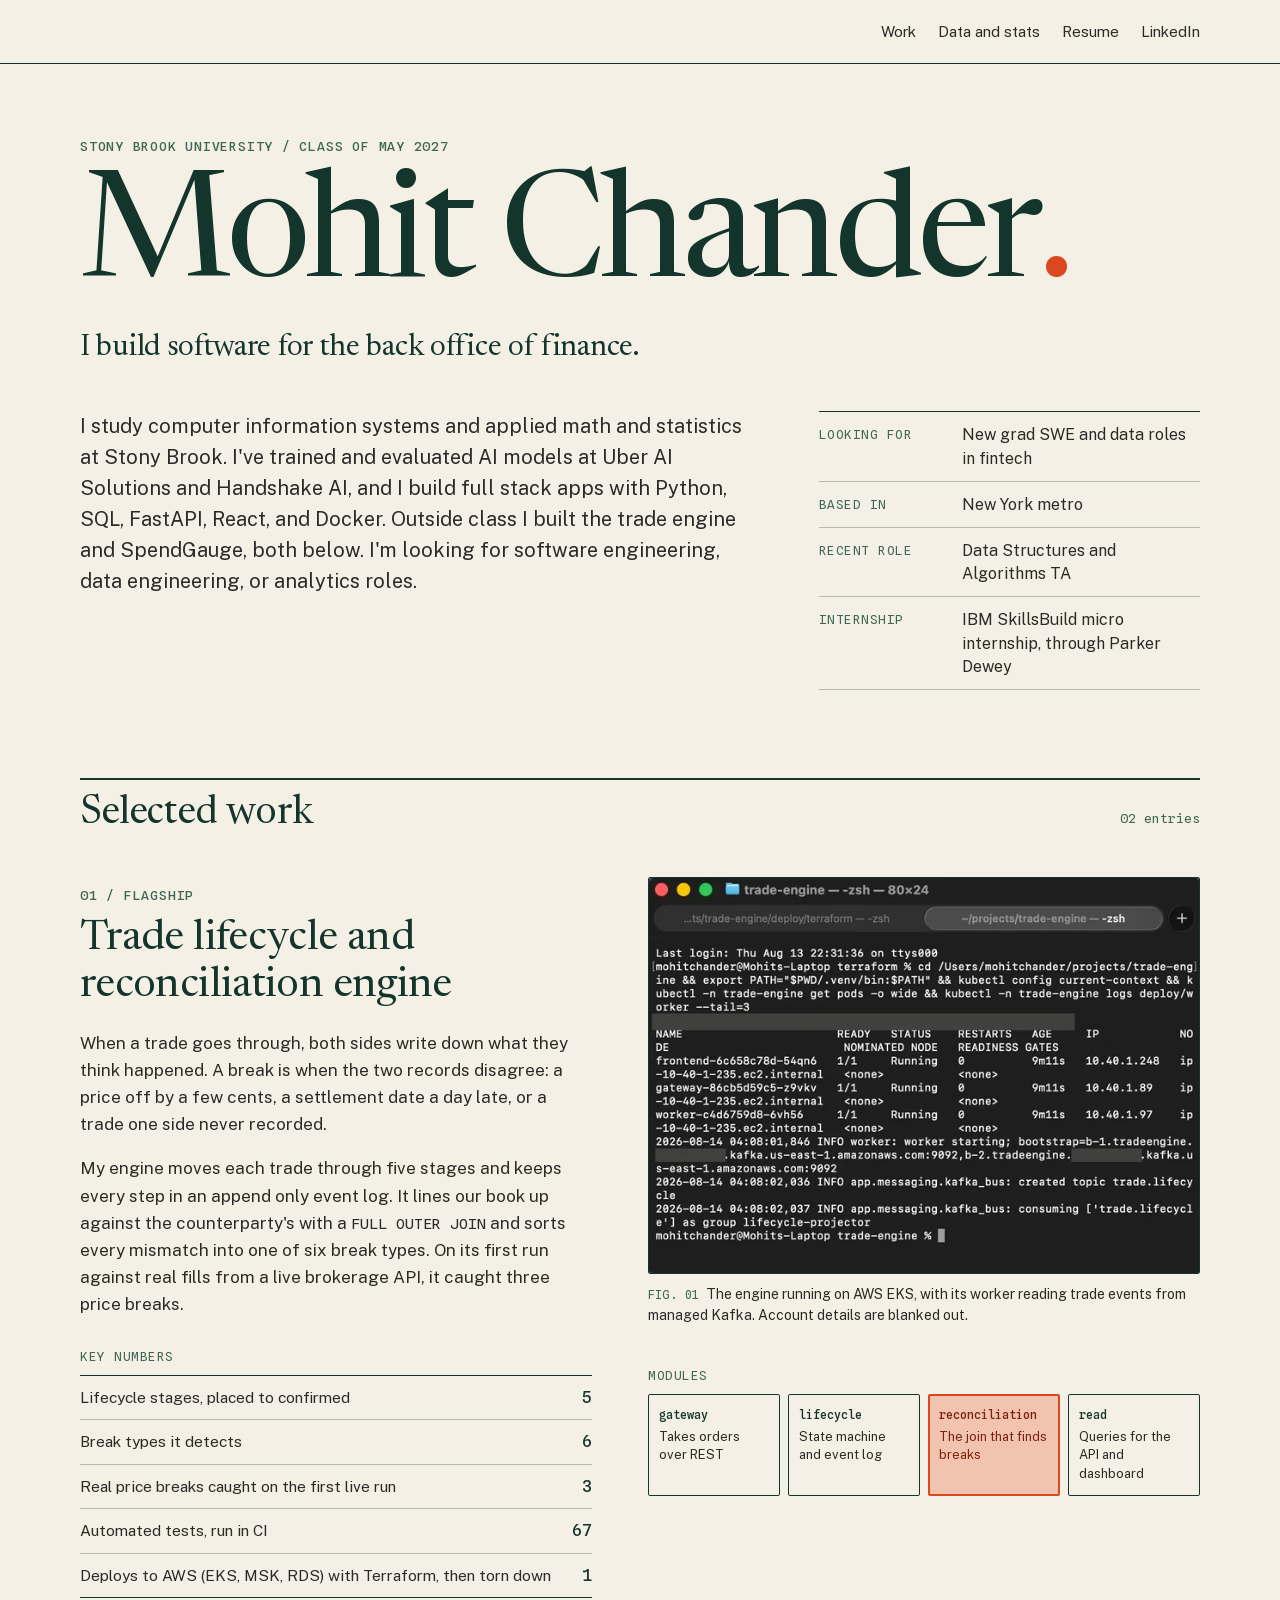
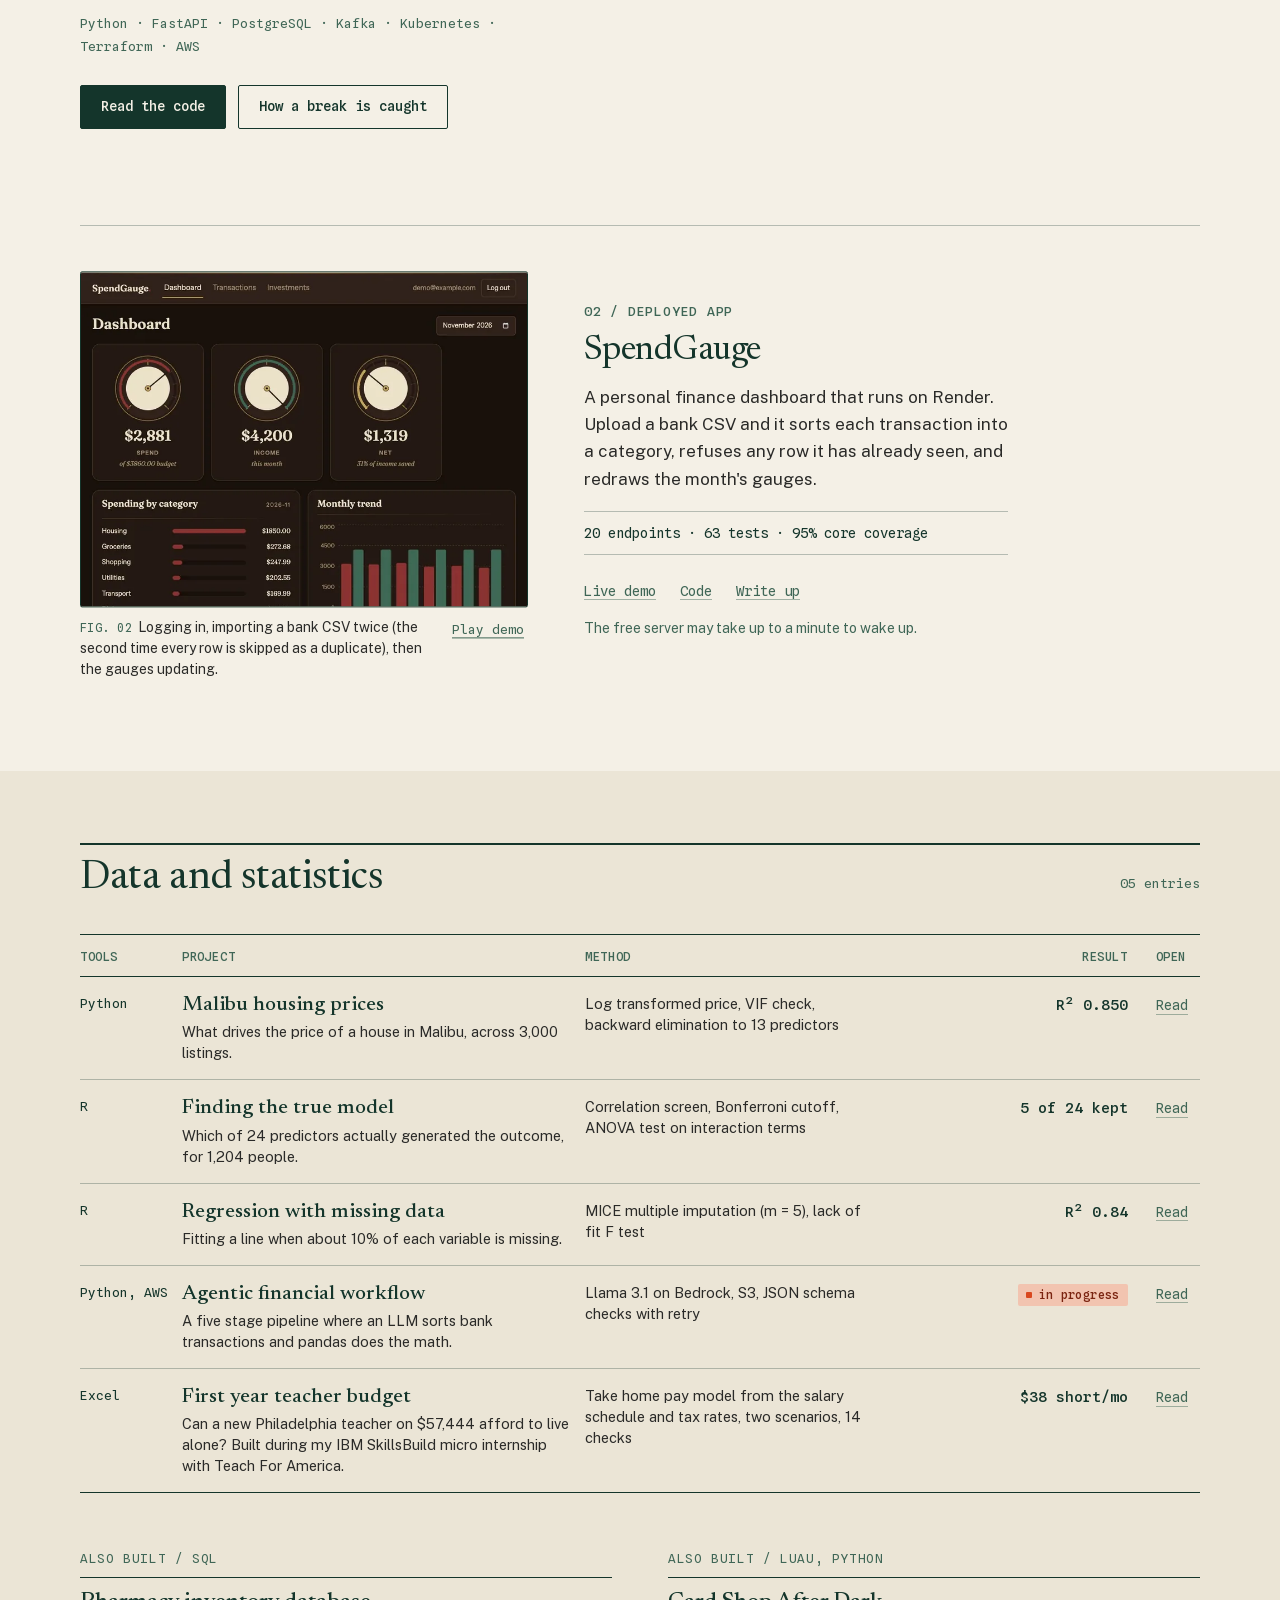
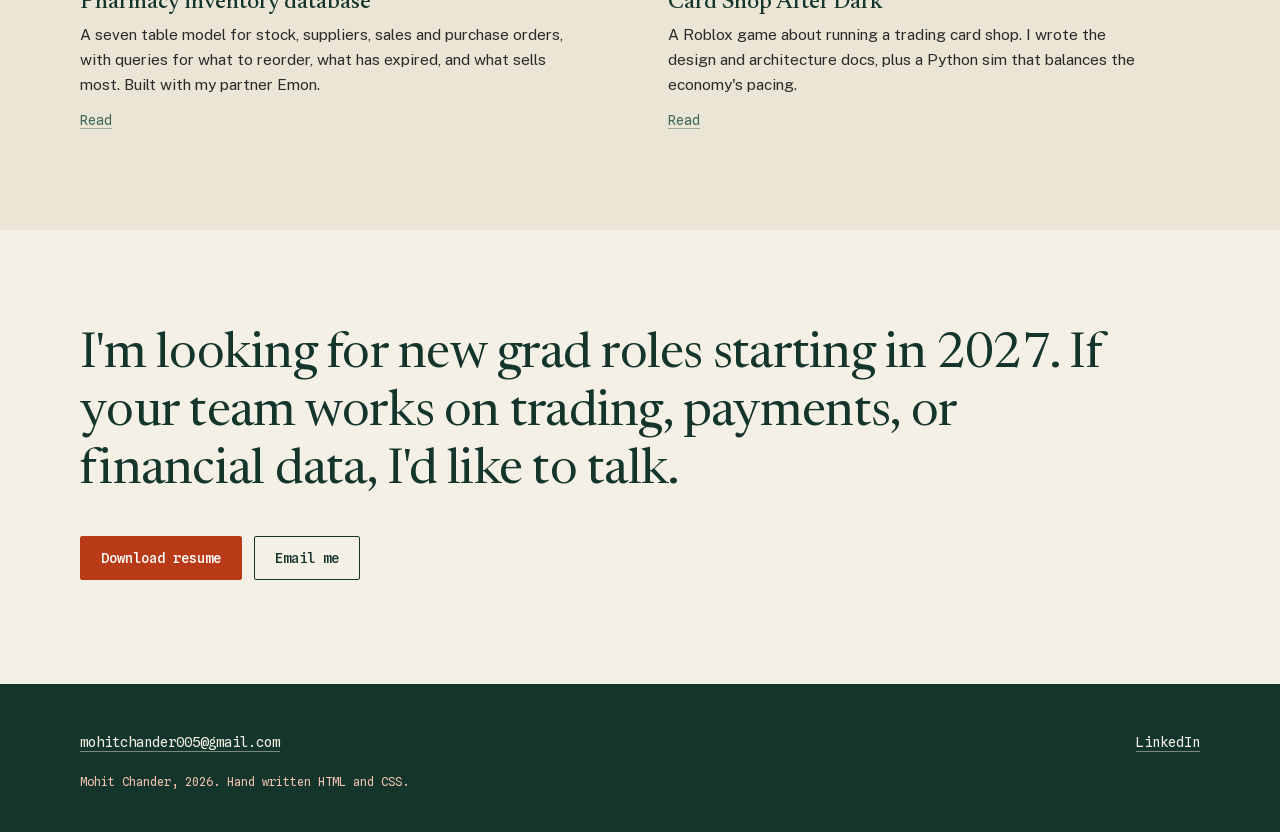
<file: index.html>
<!doctype html>
<html lang="en">
<head>
  <meta charset="utf-8">
  <meta name="viewport" content="width=device-width, initial-scale=1">
  <title>Mohit Chander: software and data for finance</title>
  <meta name="description" content="I build software for the back office of finance: a trade lifecycle and reconciliation engine, a deployed finance app, and statistics work in Python and R. Stony Brook, class of 2027.">
  <link rel="canonical" href="https://mohit-web12.github.io/">
  <meta name="theme-color" content="#F4F0E6">

  <meta property="og:type" content="website">
  <meta property="og:title" content="Mohit Chander">
  <meta property="og:description" content="Software and data for the back office of finance. Trade reconciliation, a deployed finance app, and statistics in Python and R.">
  <meta property="og:url" content="https://mohit-web12.github.io/">
  <meta property="og:image" content="https://mohit-web12.github.io/img/og.png">
  <meta property="og:image:width" content="1200">
  <meta property="og:image:height" content="630">
  <meta property="og:image:alt" content="Mohit Chander, set in a serif on cream paper, with a red period.">
  <meta name="twitter:card" content="summary_large_image">

  <link rel="icon" href="favicon.svg" type="image/svg+xml">
  <link rel="icon" href="favicon.ico" sizes="32x32">
  <link rel="apple-touch-icon" href="apple-touch-icon.png">

  <link rel="preload" href="fonts/newsreader-latin.woff2" as="font" type="font/woff2" crossorigin>
  <link rel="preload" href="fonts/public-sans-latin.woff2" as="font" type="font/woff2" crossorigin>
  <link rel="stylesheet" href="css/tokens.css">
  <link rel="stylesheet" href="css/site.css">
  <script>(function(d){var m=window.matchMedia;if(!(m&&m("(prefers-reduced-motion: reduce)").matches)){d.className+=" reveal-on"+("onpagereveal" in window?"":" pt-fade");setTimeout(function(){if(!window.siteReady)d.classList.remove("reveal-on")},3000)}})(document.documentElement)</script>
  <script src="js/site.js" defer></script>
</head>
<body>
  <a class="skip-link" href="#main">Skip to content</a>

  <header class="site-header">
    <div class="wrap">
      <nav class="site-nav" aria-label="Main">
        <ul>
          <li><a href="#work">Work</a></li>
          <li><a href="#data">Data and stats</a></li>
          <li><a href="resume.pdf">Resume</a></li>
          <li><a href="https://www.linkedin.com/in/mohit-chander/">LinkedIn</a></li>
        </ul>
      </nav>
    </div>
  </header>

  <main id="main">
    <section class="hero wrap" aria-labelledby="name">
      <span class="kicker">Stony Brook University / Class of May 2027</span>
      <h1 class="name" id="name" aria-label="Mohit Chander."><span class="w" aria-hidden="true"><span class="ch" style="--i:0">M</span><span class="ch" style="--i:1">o</span><span class="ch" style="--i:2">h</span><span class="ch" style="--i:3">i</span><span class="ch" style="--i:4">t</span></span> <span class="w" aria-hidden="true"><span class="ch" style="--i:5">C</span><span class="ch" style="--i:6">h</span><span class="ch" style="--i:7">a</span><span class="ch" style="--i:8">n</span><span class="ch" style="--i:9">d</span><span class="ch" style="--i:10">e</span><span class="ch" style="--i:11">r</span><span class="dot">.</span></span></h1>
      <p class="subhead">I build software for the back office of finance.</p>
      <div class="hero-grid">
        <p class="lede">I study computer information systems and applied math and statistics at Stony Brook. I've trained and evaluated AI models at Uber AI Solutions and Handshake AI, and I build full stack apps with Python, SQL, FastAPI, React, and Docker. Outside class I built the trade engine and SpendGauge, both below. I'm looking for software engineering, data engineering, or analytics roles.</p>
        <dl class="facts">
          <div><dt>Looking for</dt><dd>New grad SWE and data roles in fintech</dd></div>
          <div><dt>Based in</dt><dd>New York metro</dd></div>
          <div><dt>Recent role</dt><dd>Data Structures and Algorithms TA</dd></div>
          <div><dt>Internship</dt><dd>IBM SkillsBuild micro internship, through Parker Dewey</dd></div>
        </dl>
      </div>
    </section>

    <section class="section wrap" id="work" aria-labelledby="work-title">
      <div class="section-head" data-reveal="heading">
        <h2 id="work-title"><span class="h-mask">Selected work</span></h2>
        <span class="count">02 entries</span>
      </div>

      <article class="flagship" aria-labelledby="te-title">
        <div class="flagship-text">
          <span class="kicker" data-reveal>01 / Flagship</span>
          <h3 class="entry-title" id="te-title" data-reveal>Trade lifecycle and reconciliation engine</h3>
          <p data-reveal>When a trade goes through, both sides write down what they think happened. A break is when the two records disagree: a price off by a few cents, a settlement date a day late, or a trade one side never recorded.</p>
          <p data-reveal>My engine moves each trade through five stages and keeps every step in an append only event log. It lines our book up against the counterparty's with a <code>FULL OUTER JOIN</code> and sorts every mismatch into one of six break types. On its first run against real fills from a live brokerage API, it caught three price breaks.</p>

          <table class="ledger">
            <caption>Key numbers</caption>
            <tbody data-reveal-children>
              <tr><th scope="row">Lifecycle stages, placed to confirmed</th><td><span data-count>5</span></td></tr>
              <tr><th scope="row">Break types it detects</th><td><span data-count>6</span></td></tr>
              <tr><th scope="row">Real price breaks caught on the first live run</th><td><span data-count>3</span></td></tr>
              <tr><th scope="row">Automated tests, run in CI</th><td><span data-count>67</span></td></tr>
              <tr><th scope="row">Deploys to AWS (EKS, MSK, RDS) with Terraform, then torn down</th><td><span data-count>1</span></td></tr>
            </tbody>
          </table>
          <p class="stack" data-reveal>Python · FastAPI · PostgreSQL · Kafka · Kubernetes · Terraform · AWS</p>

          <div class="actions" data-reveal>
            <a class="btn btn-dark" href="https://github.com/Mohit-web12/trade-lifecycle-engine">Read the code</a>
            <a class="btn" href="work/trade-engine.html#how-a-break-is-caught">How a break is caught</a>
          </div>
        </div>

        <div class="flagship-media">
          <figure data-reveal="figure" data-parallax>
            <div class="well">
              <img src="img/eks-terminal.webp" srcset="img/eks-terminal-640.webp 640w, img/eks-terminal.webp 1146w" sizes="(max-width: 860px) calc(100vw - 32px), 580px" width="1146" height="822" alt="Terminal output from the AWS deploy. kubectl lists the frontend, gateway and worker pods as Running on EKS, and the worker log shows it consuming the trade.lifecycle topic from managed Kafka.">
            </div>
            <figcaption><span class="fig-no">FIG. 01</span>The engine running on AWS EKS, with its worker reading trade events from managed Kafka. Account details are blanked out.</figcaption>
          </figure>

          <div class="modules">
            <span class="modules-label" id="modules-label" data-reveal>Modules</span>
            <ol aria-labelledby="modules-label" data-reveal-children>
              <li><span class="mod-name">gateway</span><span class="mod-job">Takes orders over REST</span></li>
              <li><span class="mod-name">lifecycle</span><span class="mod-job">State machine and event log</span></li>
              <li class="is-key"><span class="mod-name">reconciliation</span><span class="mod-job">The join that finds breaks</span></li>
              <li><span class="mod-name">read</span><span class="mod-job">Queries for the API and dashboard</span></li>
            </ol>
          </div>
        </div>
      </article>

      <article class="secondary" aria-labelledby="sg-title">
        <figure class="sg-media" data-reveal="figure" data-parallax>
          <div class="well">
            <video id="sg-demo" width="800" height="600" muted loop playsinline preload="none" poster="img/spendgauge-poster.webp" aria-label="Screen recording of SpendGauge" aria-describedby="sg-cap">
              <source data-src="img/spendgauge-demo.mp4" type="video/mp4">
            </video>
          </div>
          <div class="demo-controls">
            <figcaption id="sg-cap"><span class="fig-no">FIG. 02</span>Logging in, importing a bank CSV twice (the second time every row is skipped as a duplicate), then the gauges updating.</figcaption>
            <button class="demo-toggle" type="button" hidden>Play demo</button>
          </div>
        </figure>

        <div class="sg-text" data-reveal-children>
          <span class="kicker">02 / Deployed app</span>
          <h3 class="entry-title" id="sg-title">SpendGauge</h3>
          <p>A personal finance dashboard that runs on Render. Upload a bank CSV and it sorts each transaction into a category, refuses any row it has already seen, and redraws the month's gauges.</p>
          <p class="statline"><span data-count>20</span> endpoints · <span data-count>63</span> tests · <span data-count>95</span>% core coverage</p>
          <ul class="linkrow">
            <li><a href="https://fin-dash-web.onrender.com">Live demo</a></li>
            <li><a href="https://github.com/Mohit-web12/fin-dash">Code</a></li>
            <li><a href="work/spendgauge.html">Write up</a></li>
          </ul>
          <p class="note">The free server may take up to a minute to wake up.</p>
        </div>
      </article>
    </section>

    <section class="band" id="data" aria-labelledby="data-title">
      <div class="wrap">
        <div class="section-head" data-reveal="heading">
          <h2 id="data-title"><span class="h-mask">Data and statistics</span></h2>
          <span class="count">05 entries</span>
        </div>

        <div class="table-scroll" role="region" aria-labelledby="data-title" tabindex="0">
          <table class="data-table">
            <caption class="visually-hidden">Data and statistics projects, with the tools, method and headline result of each</caption>
            <thead>
              <tr>
                <th scope="col">Tools</th>
                <th scope="col">Project</th>
                <th scope="col">Method</th>
                <th scope="col" class="num">Result</th>
                <th scope="col">Open</th>
              </tr>
            </thead>
            <tbody data-reveal-children>
              <tr>
                <td class="tools">Python</td>
                <td class="project"><strong>Malibu housing prices</strong><span>What drives the price of a house in Malibu, across 3,000 listings.</span></td>
                <td class="method">Log transformed price, VIF check, backward elimination to 13 predictors</td>
                <td class="num"><span class="res"><span class="res-base">R² <span data-count>0.853</span></span></span></td>
                <td class="open"><a href="work/malibu-housing.html">Read<span class="visually-hidden"> the Malibu housing write up</span></a></td>
              </tr>
              <tr>
                <td class="tools">R</td>
                <td class="project"><strong>Finding the true model</strong><span>Which of 24 predictors actually generated the outcome, for 1,204 people.</span></td>
                <td class="method">Correlation screen, Bonferroni cutoff, ANOVA test on interaction terms</td>
                <td class="num"><span class="res"><span class="res-base">5 of 24 kept</span></span></td>
                <td class="open"><a href="work/true-model.html">Read<span class="visually-hidden"> the true model write up</span></a></td>
              </tr>
              <tr>
                <td class="tools">R</td>
                <td class="project"><strong>Regression with missing data</strong><span>Fitting a line when about 10% of each variable is missing.</span></td>
                <td class="method">MICE multiple imputation (m = 5), lack of fit F test</td>
                <td class="num"><span class="res"><span class="res-base">R² <span data-count>0.85</span></span></span></td>
                <td class="open"><a href="work/missing-data.html">Read<span class="visually-hidden"> the missing data write up</span></a></td>
              </tr>
              <tr>
                <td class="tools">Python, AWS</td>
                <td class="project"><strong>Agentic financial workflow</strong><span>A five stage pipeline where an LLM sorts bank transactions and pandas does the math.</span></td>
                <td class="method">Llama 3.1 on Bedrock, S3, JSON schema checks with retry</td>
                <td class="num"><span class="tag"><span class="pulse" aria-hidden="true"></span>in progress</span></td>
                <td class="open"><a href="work/agentic-workflow.html">Read<span class="visually-hidden"> the agentic workflow write up</span></a></td>
              </tr>
              <tr>
                <td class="tools">Excel</td>
                <td class="project"><strong>First year teacher budget</strong><span>Can a new Philadelphia teacher on $57,444 afford to live alone? Built during my IBM SkillsBuild micro internship with Teach For America.</span></td>
                <td class="method">Take home pay model from the salary schedule and tax rates, two scenarios, 14 checks</td>
                <td class="num"><span class="res"><span class="res-base">$38 short/mo</span></span></td>
                <td class="open"><a href="work/teacher-budget.html">Read<span class="visually-hidden"> the teacher budget write up</span></a></td>
              </tr>
            </tbody>
          </table>
        </div>

        <div class="also" data-reveal-children>
          <div>
            <span class="also-label">Also built / SQL</span>
            <h3>Pharmacy inventory database</h3>
            <p>A seven table model for stock, suppliers, sales and purchase orders, with queries for what to reorder, what has expired, and what sells most. Built with my partner Emon.</p>
            <a class="read-link" href="work/pharmacy-database.html">Read<span class="visually-hidden"> about the pharmacy inventory database</span></a>
          </div>
          <div>
            <span class="also-label">Also built / Luau, Python</span>
            <h3>Card Shop After Dark</h3>
            <p>A Roblox game about running a trading card shop. I wrote the design and architecture docs, plus a Python sim that balances the economy's pacing.</p>
            <a class="read-link" href="work/card-shop.html">Read<span class="visually-hidden"> about Card Shop After Dark</span></a>
          </div>
        </div>
      </div>
    </section>

    <section class="closing wrap" aria-labelledby="closing-line">
      <h2 class="closing-line" id="closing-line" data-reveal="lines">I'm looking for new grad roles starting in 2027. If your team works on trading, payments, or financial data, I'd like to talk.</h2>
      <div class="actions" data-reveal>
        <a class="btn btn-cta" href="resume.pdf" download="Mohit-Chander-Resume.pdf">Download resume</a>
        <a class="btn" href="mailto:mohitchander005@gmail.com">Email me</a>
      </div>
    </section>
  </main>

  <footer class="site-footer">
    <div class="wrap" data-reveal-children>
      <a href="mailto:mohitchander005@gmail.com">mohitchander005@gmail.com</a>
      <ul>
        <li><a href="https://www.linkedin.com/in/mohit-chander/">LinkedIn</a></li>
      </ul>
      <small>Mohit Chander, 2026. Hand written HTML and CSS.</small>
    </div>
  </footer>

</body>
</html>
</file>
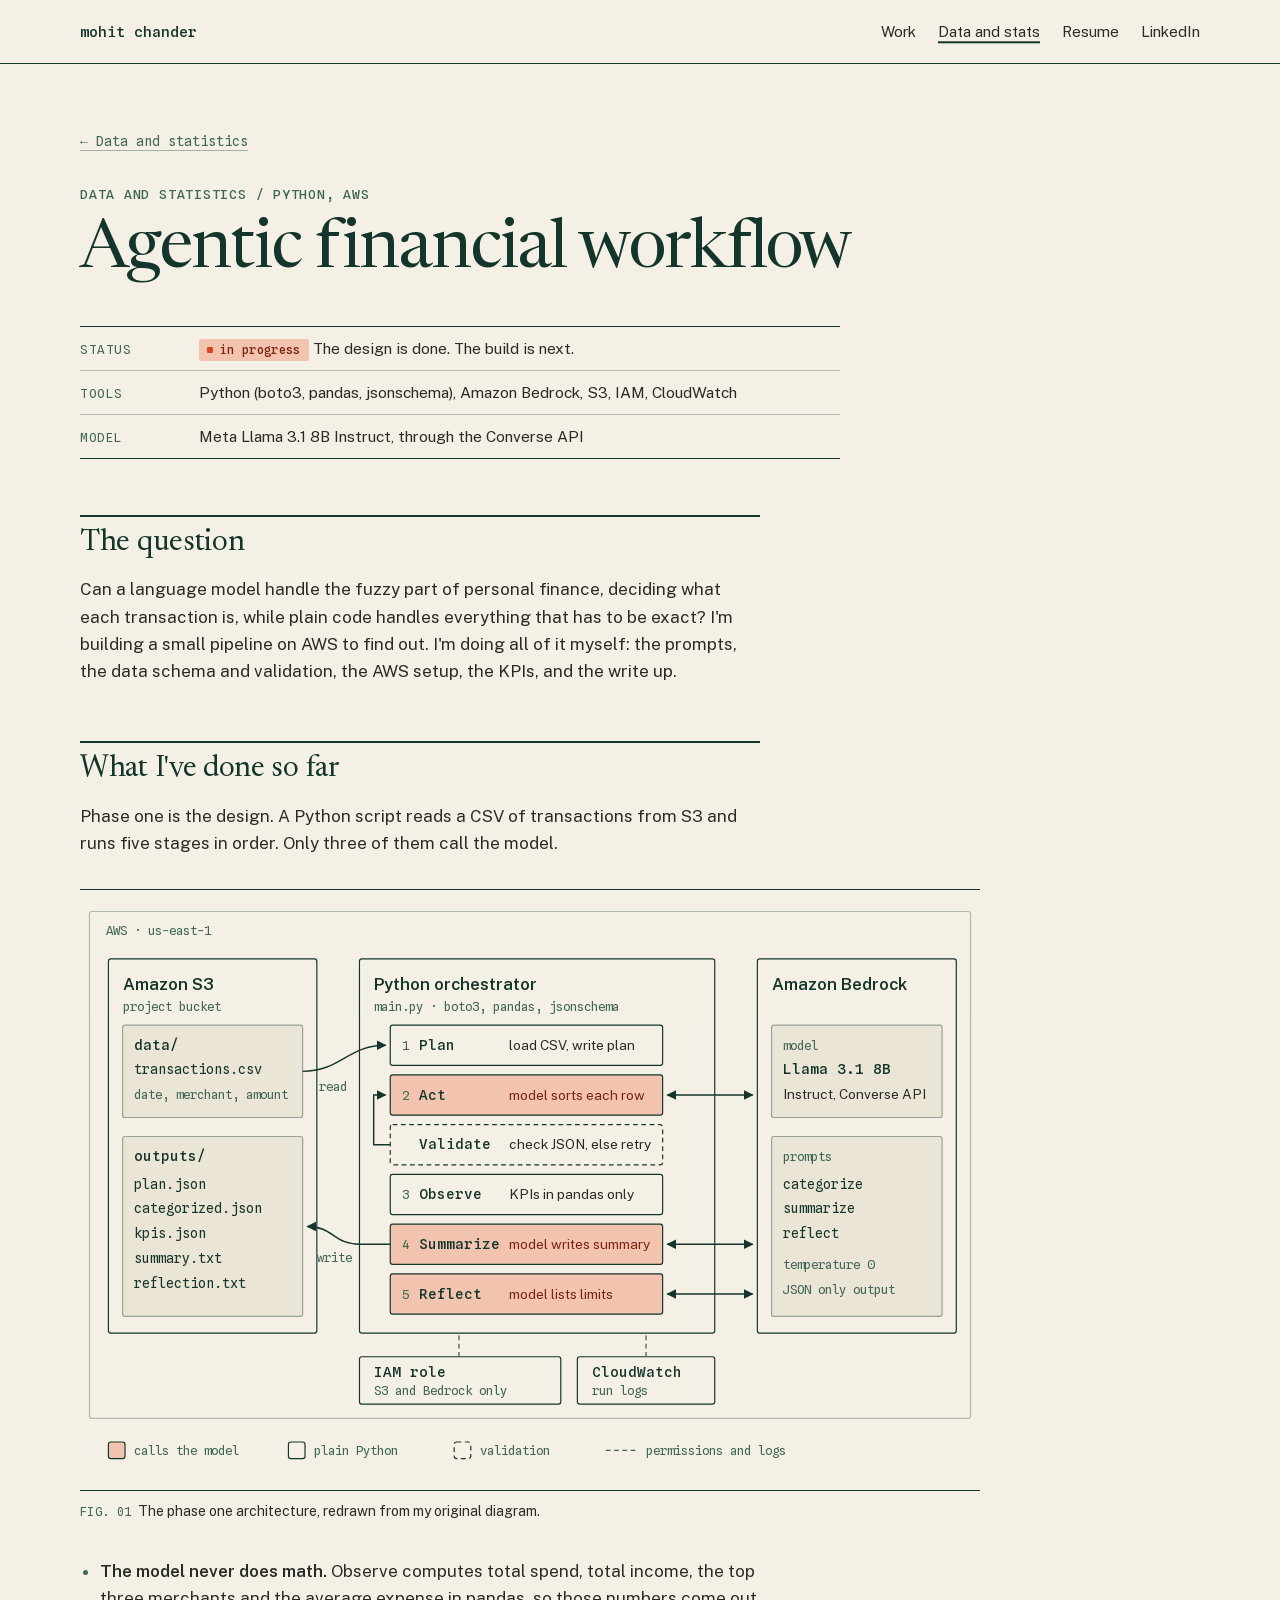
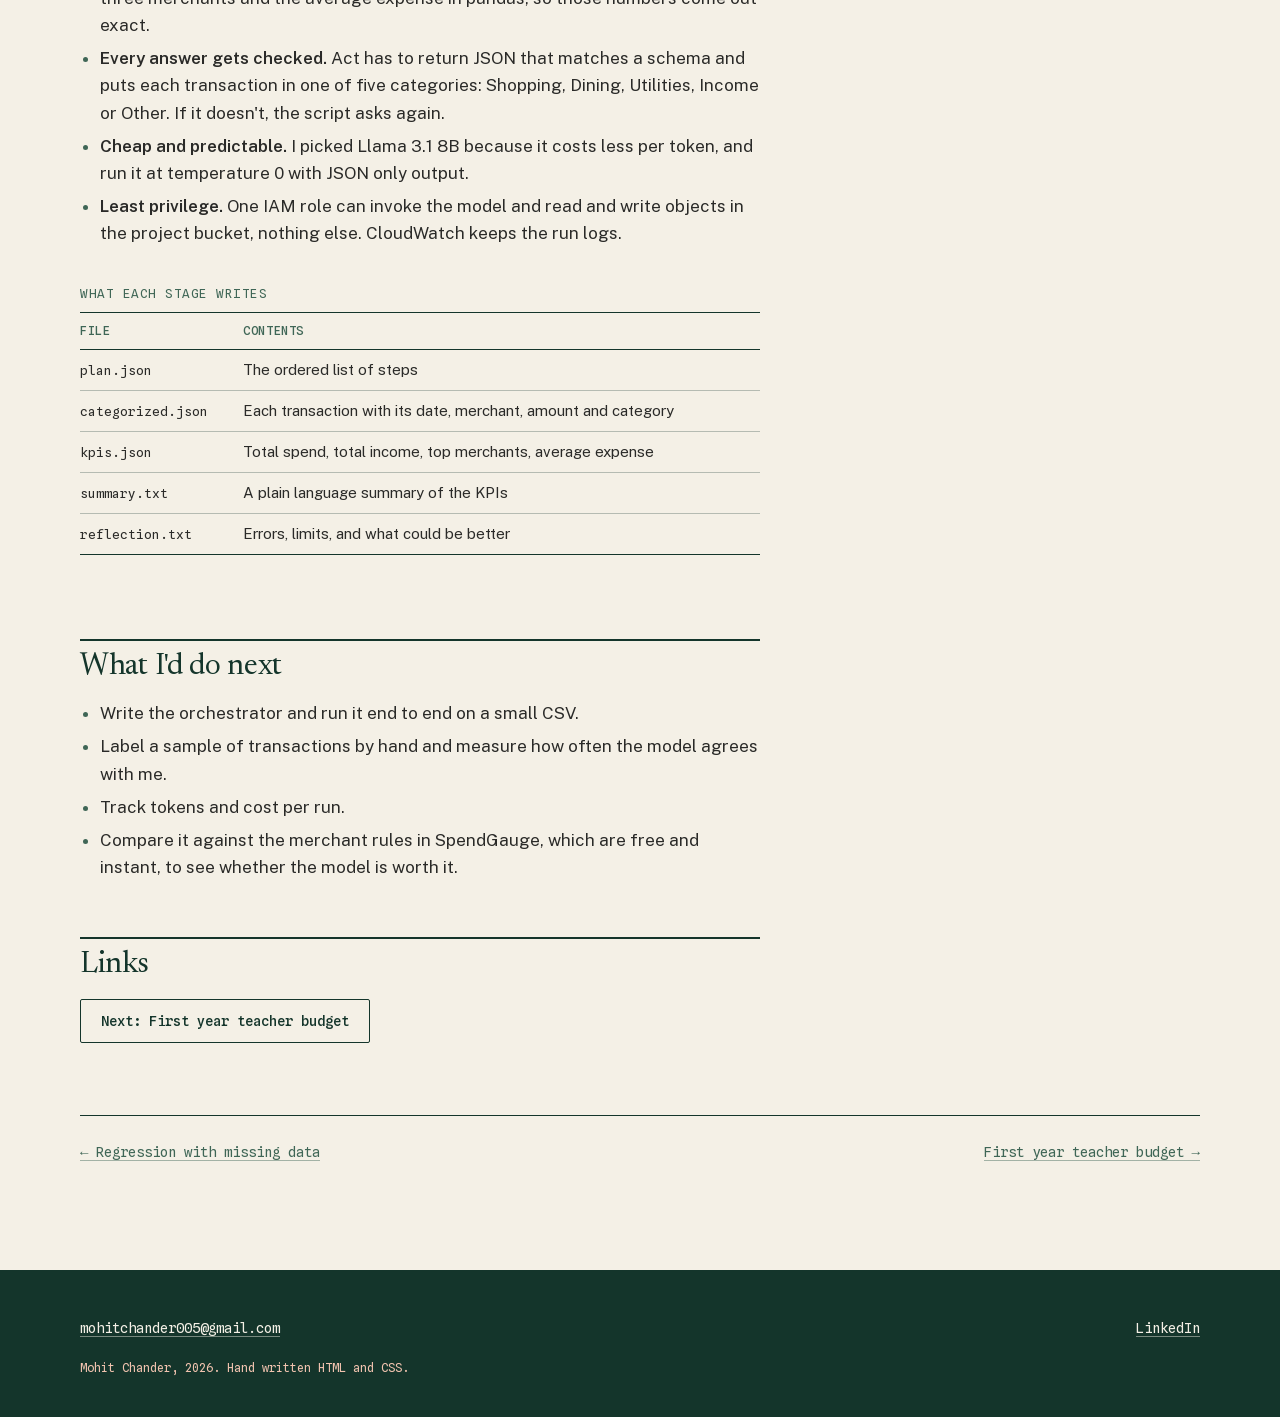
<file: work/agentic-workflow.html>
<!doctype html>
<html lang="en">
<head>
  <meta charset="utf-8">
  <meta name="viewport" content="width=device-width, initial-scale=1">
  <title>Agentic financial workflow · Mohit Chander</title>
  <meta name="description" content="In progress: a five stage pipeline on AWS where Llama 3.1 on Bedrock sorts bank transactions, Python checks every answer, and pandas does all the math.">
  <link rel="canonical" href="https://mohit-web12.github.io/work/agentic-workflow.html">
  <meta name="theme-color" content="#F4F0E6">
  <meta property="og:type" content="article">
  <meta property="og:title" content="Agentic financial workflow">
  <meta property="og:description" content="A five stage pipeline where an LLM sorts bank transactions and pandas does the math. In progress.">
  <meta property="og:url" content="https://mohit-web12.github.io/work/agentic-workflow.html">
  <meta property="og:image" content="https://mohit-web12.github.io/img/og.png">
  <meta name="twitter:card" content="summary_large_image">
  <link rel="icon" href="../favicon.svg" type="image/svg+xml">
  <link rel="icon" href="../favicon.ico" sizes="32x32">
  <link rel="apple-touch-icon" href="../apple-touch-icon.png">
  <link rel="preload" href="../fonts/newsreader-latin.woff2" as="font" type="font/woff2" crossorigin>
  <link rel="preload" href="../fonts/public-sans-latin.woff2" as="font" type="font/woff2" crossorigin>
  <link rel="stylesheet" href="../css/tokens.css">
  <link rel="stylesheet" href="../css/site.css">
  <script>(function(d){var m=window.matchMedia;if(!(m&&m("(prefers-reduced-motion: reduce)").matches)){d.className+=" reveal-on"+("onpagereveal" in window?"":" pt-fade");setTimeout(function(){if(!window.siteReady)d.classList.remove("reveal-on")},3000)}})(document.documentElement)</script>
  <script src="../js/site.js" defer></script>
</head>
<body>
  <a class="skip-link" href="#main">Skip to content</a>

  <header class="site-header">
    <div class="wrap">
      <a class="wordmark" href="../">mohit chander</a>
      <nav class="site-nav" aria-label="Main">
        <ul>
          <li><a href="../#work">Work</a></li>
          <li><a href="../#data">Data and stats</a></li>
          <li><a href="../resume.pdf">Resume</a></li>
          <li><a href="https://www.linkedin.com/in/mohit-chander/">LinkedIn</a></li>
        </ul>
      </nav>
    </div>
  </header>

  <main id="main" class="writeup wrap">
    <a class="crumb" href="../#data">← Data and statistics</a>

    <header class="writeup-head" data-reveal-children>
      <span class="kicker">Data and statistics / Python, AWS</span>
      <h1>Agentic financial workflow</h1>
    </header>

    <table class="summary-table">
      <tbody data-reveal-children>
        <tr><th scope="row">Status</th><td><span class="tag"><span class="pulse" aria-hidden="true"></span>in progress</span> The design is done. The build is next.</td></tr>
        <tr><th scope="row">Tools</th><td>Python (boto3, pandas, jsonschema), Amazon Bedrock, S3, IAM, CloudWatch</td></tr>
        <tr><th scope="row">Model</th><td>Meta Llama 3.1 8B Instruct, through the Converse API</td></tr>
      </tbody>
    </table>

    <div class="prose" data-reveal-children>
      <h2 data-reveal="heading"><span class="h-mask">The question</span></h2>
      <p>Can a language model handle the fuzzy part of personal finance, deciding what each transaction is, while plain code handles everything that has to be exact? I'm building a small pipeline on AWS to find out. I'm doing all of it myself: the prompts, the data schema and validation, the AWS setup, the KPIs, and the write up.</p>

      <h2 data-reveal="heading"><span class="h-mask">What I've done so far</span></h2>
      <p>Phase one is the design. A Python script reads a CSV of transactions from S3 and runs five stages in order. Only three of them call the model.</p>

      <figure class="figure wide" data-reveal="figure">
        <div class="diagram-scroll" role="region" aria-label="Architecture diagram, scrolls sideways on small screens" tabindex="0">
          <svg viewBox="0 0 760 486" role="img" aria-labelledby="dg-title dg-desc" xmlns="http://www.w3.org/2000/svg">
            <title id="dg-title">Agentic financial workflow architecture on AWS</title>
            <desc id="dg-desc">A Python orchestrator reads transactions.csv from an S3 bucket and runs five stages: Plan, Act, a validation check that retries Act when the JSON is invalid, Observe, Summarize and Reflect. Act, Summarize and Reflect call Llama 3.1 8B on Amazon Bedrock. Observe computes KPIs in pandas without the model. All outputs are written back to S3. An IAM role grants S3 and Bedrock access, and CloudWatch keeps the run logs.</desc>
            <defs>
              <marker id="ah" viewBox="0 0 10 10" refX="9" refY="5" markerWidth="7" markerHeight="7" orient="auto-start-reverse">
                <path d="M0,0 L10,5 L0,10 z" fill="#14352B"/>
              </marker>
            </defs>

            <rect class="dg-frame" x="8" y="8" width="744" height="428" rx="2"/>
            <text class="dg-note" x="22" y="28">AWS · us-east-1</text>

            <!-- S3 -->
            <rect class="dg-box" x="24" y="48" width="176" height="316" rx="2"/>
            <text class="dg-title" x="36" y="74">Amazon S3</text>
            <text class="dg-note" x="36" y="92">project bucket</text>
            <rect class="dg-sub" x="36" y="104" width="152" height="78" rx="2"/>
            <text class="dg-mono-b" x="46" y="125">data/</text>
            <text class="dg-mono" x="46" y="145">transactions.csv</text>
            <text class="dg-note" x="46" y="166">date, merchant, amount</text>
            <rect class="dg-sub" x="36" y="198" width="152" height="152" rx="2"/>
            <text class="dg-mono-b" x="46" y="219">outputs/</text>
            <text class="dg-mono" x="46" y="242">plan.json</text>
            <text class="dg-mono" x="46" y="263">categorized.json</text>
            <text class="dg-mono" x="46" y="284">kpis.json</text>
            <text class="dg-mono" x="46" y="305">summary.txt</text>
            <text class="dg-mono" x="46" y="326">reflection.txt</text>

            <!-- Orchestrator -->
            <rect class="dg-box" x="236" y="48" width="300" height="316" rx="2"/>
            <text class="dg-title" x="248" y="74">Python orchestrator</text>
            <text class="dg-note" x="248" y="92">main.py · boto3, pandas, jsonschema</text>

            <rect class="dg-box" x="262" y="104" width="230" height="34" rx="2"/>
            <text class="dg-note" x="272" y="125">1</text><text class="dg-mono-b" x="286" y="125">Plan</text>
            <text class="dg-text" x="362" y="125">load CSV, write plan</text>

            <rect class="dg-llm" x="262" y="146" width="230" height="34" rx="2"/>
            <text class="dg-note" x="272" y="167">2</text><text class="dg-mono-b" x="286" y="167">Act</text>
            <text class="dg-llm-text" x="362" y="167">model sorts each row</text>

            <rect class="dg-check" x="262" y="188" width="230" height="34" rx="2"/>
            <text class="dg-mono-b" x="286" y="209">Validate</text>
            <text class="dg-text" x="362" y="209">check JSON, else retry</text>
            <path class="dg-line" d="M262,205 H248 V163 H258" marker-end="url(#ah)"/>

            <rect class="dg-box" x="262" y="230" width="230" height="34" rx="2"/>
            <text class="dg-note" x="272" y="251">3</text><text class="dg-mono-b" x="286" y="251">Observe</text>
            <text class="dg-text" x="362" y="251">KPIs in pandas only</text>

            <rect class="dg-llm" x="262" y="272" width="230" height="34" rx="2"/>
            <text class="dg-note" x="272" y="293">4</text><text class="dg-mono-b" x="286" y="293">Summarize</text>
            <text class="dg-llm-text" x="362" y="293">model writes summary</text>

            <rect class="dg-llm" x="262" y="314" width="230" height="34" rx="2"/>
            <text class="dg-note" x="272" y="335">5</text><text class="dg-mono-b" x="286" y="335">Reflect</text>
            <text class="dg-llm-text" x="362" y="335">model lists limits</text>

            <!-- Bedrock -->
            <rect class="dg-box" x="572" y="48" width="168" height="316" rx="2"/>
            <text class="dg-title" x="584" y="74">Amazon Bedrock</text>
            <rect class="dg-sub" x="584" y="104" width="144" height="78" rx="2"/>
            <text class="dg-note" x="594" y="125">model</text>
            <text class="dg-mono-b" x="594" y="145">Llama 3.1 8B</text>
            <text class="dg-text" x="594" y="166">Instruct, Converse API</text>
            <rect class="dg-sub" x="584" y="198" width="144" height="152" rx="2"/>
            <text class="dg-note" x="594" y="219">prompts</text>
            <text class="dg-mono" x="594" y="242">categorize</text>
            <text class="dg-mono" x="594" y="263">summarize</text>
            <text class="dg-mono" x="594" y="284">reflect</text>
            <text class="dg-note" x="594" y="310">temperature 0</text>
            <text class="dg-note" x="594" y="331">JSON only output</text>

            <!-- Data flow -->
            <path class="dg-line" d="M188,143 C220,143 226,121 258,121" marker-end="url(#ah)"/>
            <text class="dg-note" x="202" y="160">read</text>
            <path class="dg-line" d="M262,289 H236 M236,289 C214,289 214,274 192,274" marker-end="url(#ah)"/>
            <text class="dg-note" x="200" y="304">write</text>

            <path class="dg-line" d="M496,163 H568" marker-start="url(#ah)" marker-end="url(#ah)"/>
            <path class="dg-line" d="M496,289 H568" marker-start="url(#ah)" marker-end="url(#ah)"/>
            <path class="dg-line" d="M496,331 H568" marker-start="url(#ah)" marker-end="url(#ah)"/>

            <!-- Permissions and logs -->
            <rect class="dg-box" x="236" y="384" width="170" height="40" rx="2"/>
            <text class="dg-mono-b" x="248" y="401">IAM role</text>
            <text class="dg-note" x="248" y="416">S3 and Bedrock only</text>
            <rect class="dg-box" x="420" y="384" width="116" height="40" rx="2"/>
            <text class="dg-mono-b" x="432" y="401">CloudWatch</text>
            <text class="dg-note" x="432" y="416">run logs</text>
            <path class="dg-dash" d="M320,384 V364"/>
            <path class="dg-dash" d="M478,384 V364"/>

            <!-- Legend -->
            <rect class="dg-llm" x="24" y="456" width="14" height="14" rx="2"/>
            <text class="dg-note" x="46" y="467">calls the model</text>
            <rect class="dg-box" x="176" y="456" width="14" height="14" rx="2"/>
            <text class="dg-note" x="198" y="467">plain Python</text>
            <rect class="dg-check" x="316" y="456" width="14" height="14" rx="2"/>
            <text class="dg-note" x="338" y="467">validation</text>
            <path class="dg-dash" d="M444,463 H470"/>
            <text class="dg-note" x="478" y="467">permissions and logs</text>
          </svg>
        </div>
        <figcaption><span class="fig-no">FIG. 01</span>The phase one architecture, redrawn from my original diagram.</figcaption>
      </figure>

      <ul>
        <li><strong>The model never does math.</strong> Observe computes total spend, total income, the top three merchants and the average expense in pandas, so those numbers come out exact.</li>
        <li><strong>Every answer gets checked.</strong> Act has to return JSON that matches a schema and puts each transaction in one of five categories: Shopping, Dining, Utilities, Income or Other. If it doesn't, the script asks again.</li>
        <li><strong>Cheap and predictable.</strong> I picked Llama 3.1 8B because it costs less per token, and run it at temperature 0 with JSON only output.</li>
        <li><strong>Least privilege.</strong> One IAM role can invoke the model and read and write objects in the project bucket, nothing else. CloudWatch keeps the run logs.</li>
      </ul>

      <div class="table-wrap">
        <table class="ruled-table">
          <caption>What each stage writes</caption>
          <thead><tr><th scope="col">File</th><th scope="col">Contents</th></tr></thead>
          <tbody>
            <tr><th scope="row"><code>plan.json</code></th><td>The ordered list of steps</td></tr>
            <tr><th scope="row"><code>categorized.json</code></th><td>Each transaction with its date, merchant, amount and category</td></tr>
            <tr><th scope="row"><code>kpis.json</code></th><td>Total spend, total income, top merchants, average expense</td></tr>
            <tr><th scope="row"><code>summary.txt</code></th><td>A plain language summary of the KPIs</td></tr>
            <tr><th scope="row"><code>reflection.txt</code></th><td>Errors, limits, and what could be better</td></tr>
          </tbody>
        </table>
      </div>

      <h2 data-reveal="heading"><span class="h-mask">What I'd do next</span></h2>
      <ul>
        <li>Write the orchestrator and run it end to end on a small CSV.</li>
        <li>Label a sample of transactions by hand and measure how often the model agrees with me.</li>
        <li>Track tokens and cost per run.</li>
        <li>Compare it against the merchant rules in SpendGauge, which are free and instant, to see whether the model is worth it.</li>
      </ul>

      <h2 data-reveal="heading"><span class="h-mask">Links</span></h2>
      <div class="next-links">
        <a class="btn" href="teacher-budget.html">Next: First year teacher budget</a>
      </div>
    </div>

    <nav class="pager" aria-label="More write ups" data-reveal>
      <a href="missing-data.html">← Regression with missing data</a>
      <a href="teacher-budget.html">First year teacher budget →</a>
    </nav>
  </main>

  <footer class="site-footer">
    <div class="wrap" data-reveal-children>
      <a href="mailto:mohitchander005@gmail.com">mohitchander005@gmail.com</a>
      <ul>
        <li><a href="https://www.linkedin.com/in/mohit-chander/">LinkedIn</a></li>
      </ul>
      <small>Mohit Chander, 2026. Hand written HTML and CSS.</small>
    </div>
  </footer>
</body>
</html>
</file>
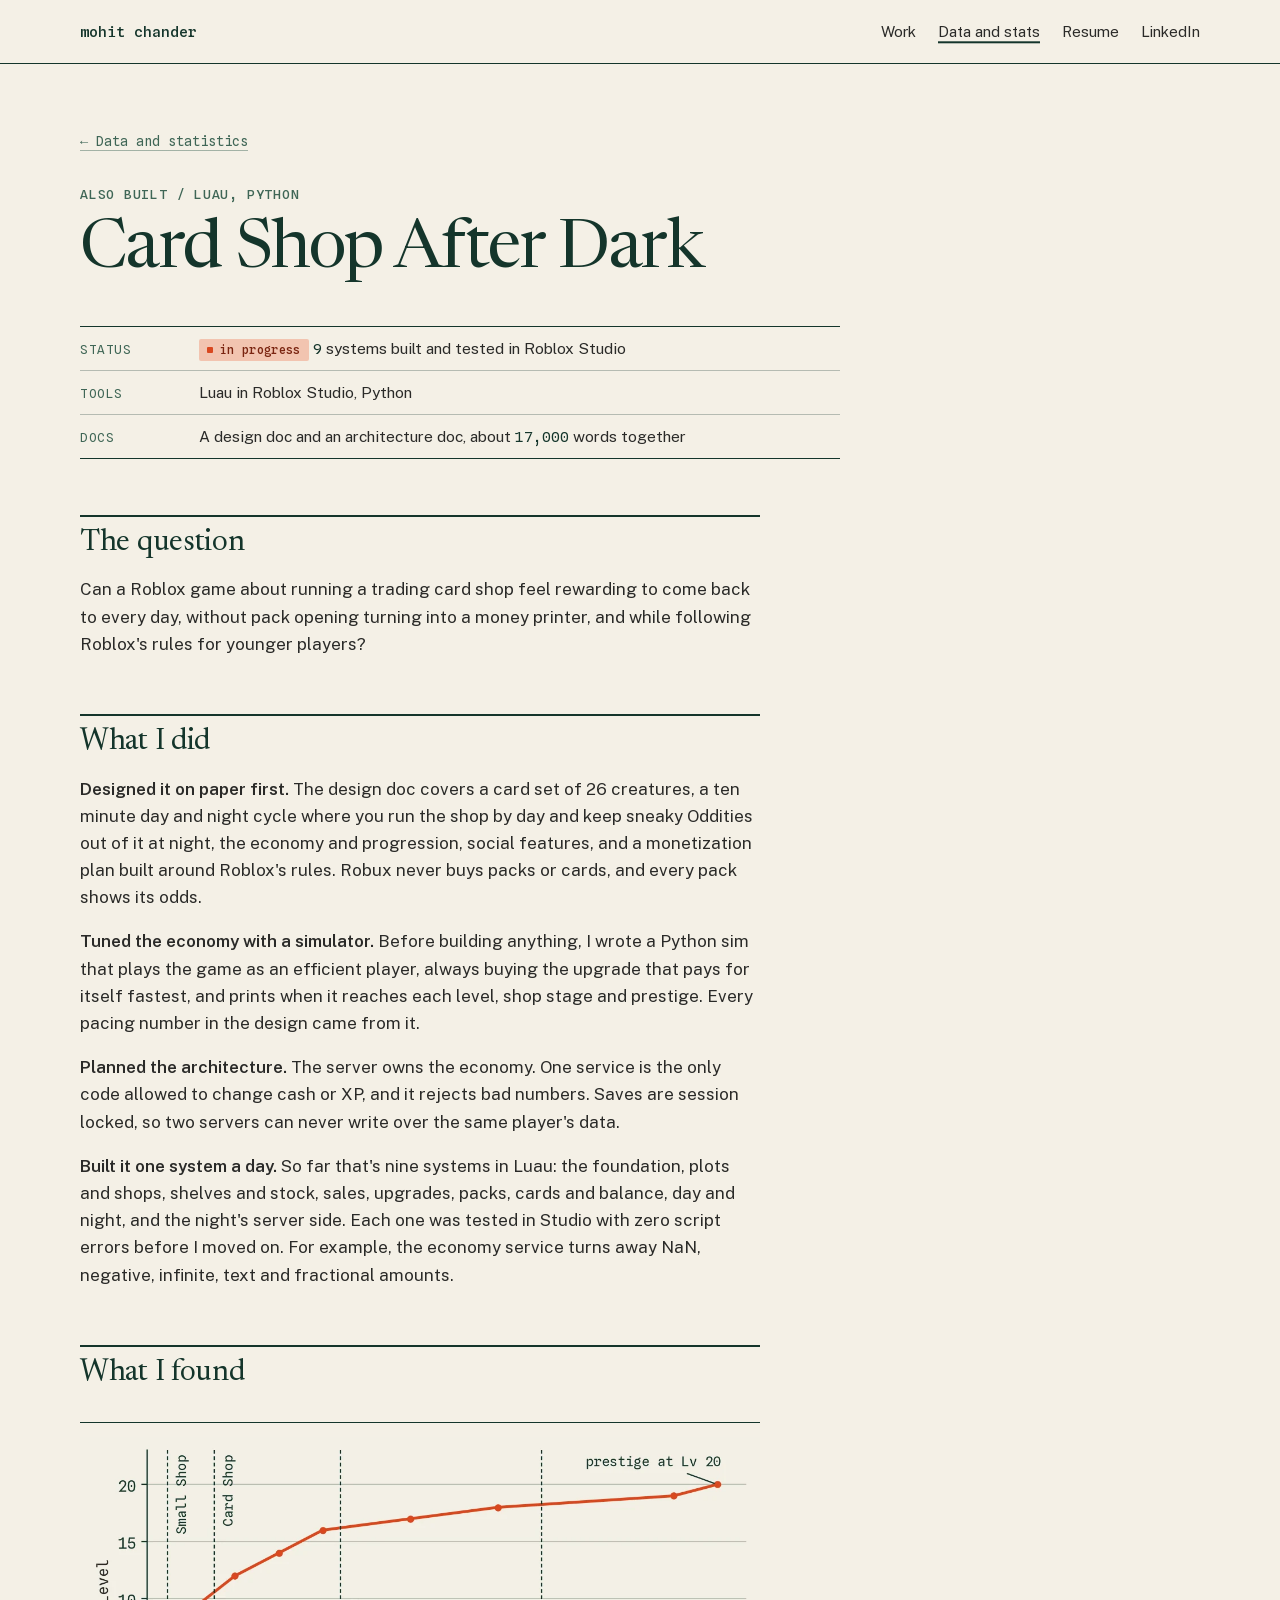
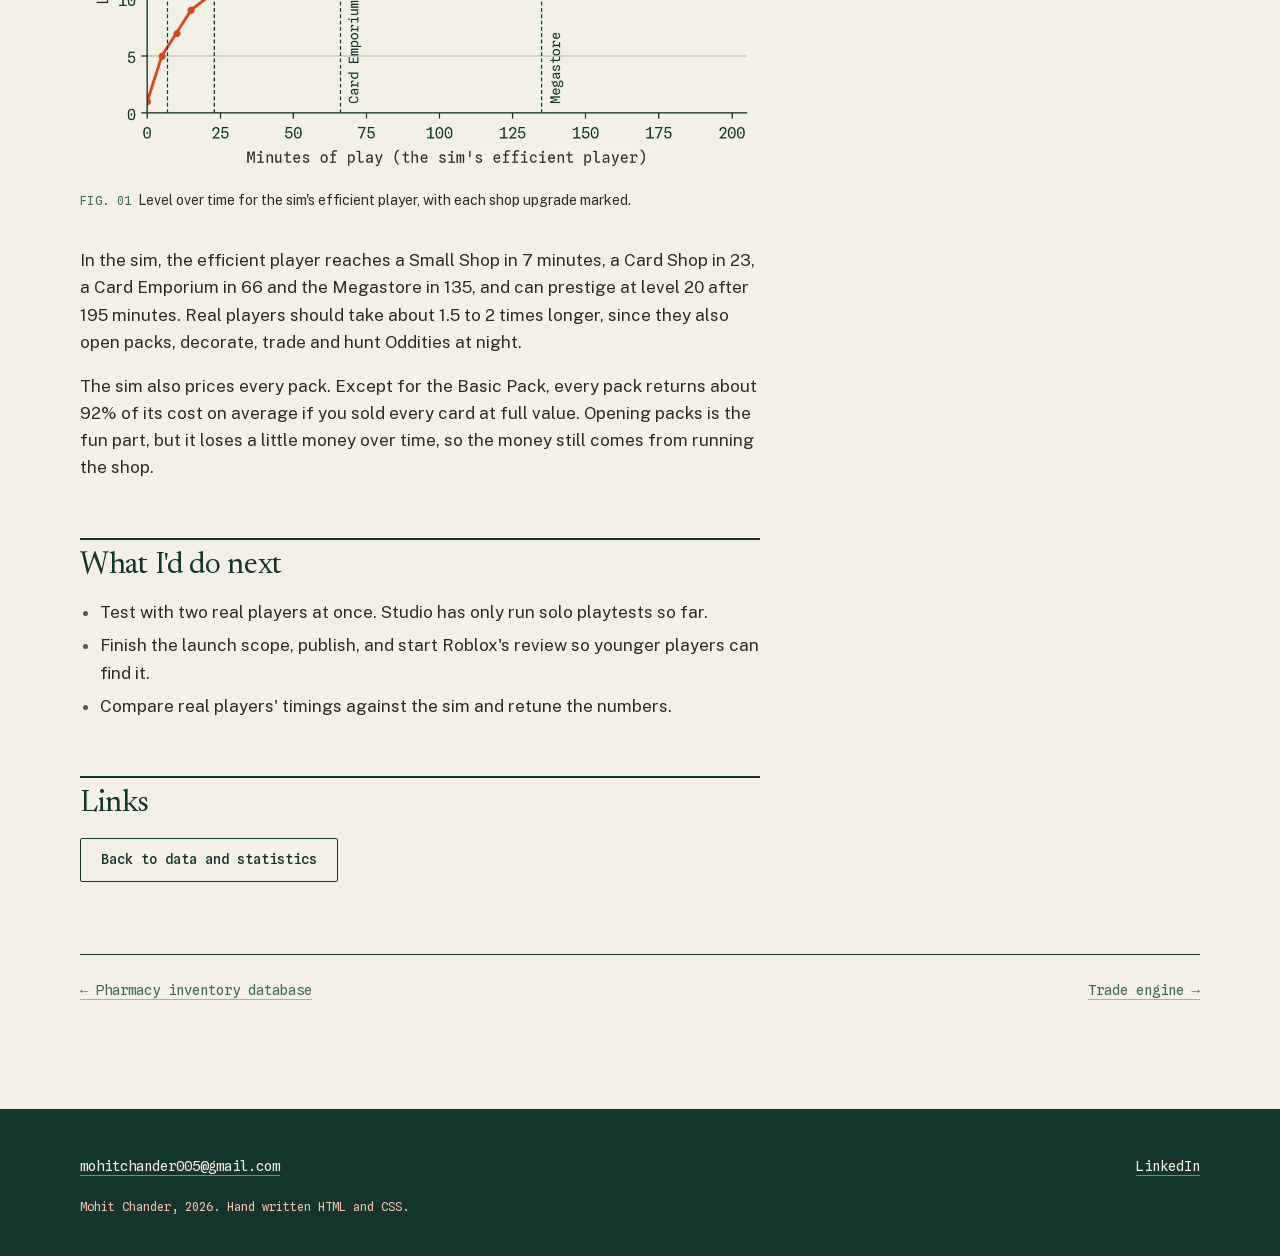
<file: work/card-shop.html>
<!doctype html>
<html lang="en">
<head>
  <meta charset="utf-8">
  <meta name="viewport" content="width=device-width, initial-scale=1">
  <title>Card Shop After Dark · Mohit Chander</title>
  <meta name="description" content="A Roblox game about running a trading card shop: a design doc, an architecture doc, a Python sim that tunes the economy, and nine systems built in Luau so far.">
  <link rel="canonical" href="https://mohit-web12.github.io/work/card-shop.html">
  <meta name="theme-color" content="#F4F0E6">
  <meta property="og:type" content="article">
  <meta property="og:title" content="Card Shop After Dark">
  <meta property="og:description" content="A Roblox card shop game, designed on paper and tuned with a Python sim before it was built.">
  <meta property="og:url" content="https://mohit-web12.github.io/work/card-shop.html">
  <meta property="og:image" content="https://mohit-web12.github.io/img/og.png">
  <meta name="twitter:card" content="summary_large_image">
  <link rel="icon" href="../favicon.svg" type="image/svg+xml">
  <link rel="icon" href="../favicon.ico" sizes="32x32">
  <link rel="apple-touch-icon" href="../apple-touch-icon.png">
  <link rel="preload" href="../fonts/newsreader-latin.woff2" as="font" type="font/woff2" crossorigin>
  <link rel="preload" href="../fonts/public-sans-latin.woff2" as="font" type="font/woff2" crossorigin>
  <link rel="stylesheet" href="../css/tokens.css">
  <link rel="stylesheet" href="../css/site.css">
  <script>(function(d){var m=window.matchMedia;if(!(m&&m("(prefers-reduced-motion: reduce)").matches)){d.className+=" reveal-on"+("onpagereveal" in window?"":" pt-fade");setTimeout(function(){if(!window.siteReady)d.classList.remove("reveal-on")},3000)}})(document.documentElement)</script>
  <script src="../js/site.js" defer></script>
</head>
<body>
  <a class="skip-link" href="#main">Skip to content</a>

  <header class="site-header">
    <div class="wrap">
      <a class="wordmark" href="../">mohit chander</a>
      <nav class="site-nav" aria-label="Main">
        <ul>
          <li><a href="../#work">Work</a></li>
          <li><a href="../#data">Data and stats</a></li>
          <li><a href="../resume.pdf">Resume</a></li>
          <li><a href="https://www.linkedin.com/in/mohit-chander/">LinkedIn</a></li>
        </ul>
      </nav>
    </div>
  </header>

  <main id="main" class="writeup wrap">
    <a class="crumb" href="../#data">← Data and statistics</a>

    <header class="writeup-head" data-reveal-children>
      <span class="kicker">Also built / Luau, Python</span>
      <h1>Card Shop After Dark</h1>
    </header>

    <table class="summary-table">
      <tbody data-reveal-children>
        <tr><th scope="row">Status</th><td><span class="tag"><span class="pulse" aria-hidden="true"></span>in progress</span> <span class="num-inline" data-count>9</span> systems built and tested in Roblox Studio</td></tr>
        <tr><th scope="row">Tools</th><td>Luau in Roblox Studio, Python</td></tr>
        <tr><th scope="row">Docs</th><td>A design doc and an architecture doc, about <span class="num-inline" data-count>17,000</span> words together</td></tr>
      </tbody>
    </table>

    <div class="prose" data-reveal-children>
      <h2 data-reveal="heading"><span class="h-mask">The question</span></h2>
      <p>Can a Roblox game about running a trading card shop feel rewarding to come back to every day, without pack opening turning into a money printer, and while following Roblox's rules for younger players?</p>

      <h2 data-reveal="heading"><span class="h-mask">What I did</span></h2>
      <p><strong>Designed it on paper first.</strong> The design doc covers a card set of 26 creatures, a ten minute day and night cycle where you run the shop by day and keep sneaky Oddities out of it at night, the economy and progression, social features, and a monetization plan built around Roblox's rules. Robux never buys packs or cards, and every pack shows its odds.</p>
      <p><strong>Tuned the economy with a simulator.</strong> Before building anything, I wrote a Python sim that plays the game as an efficient player, always buying the upgrade that pays for itself fastest, and prints when it reaches each level, shop stage and prestige. Every pacing number in the design came from it.</p>
      <p><strong>Planned the architecture.</strong> The server owns the economy. One service is the only code allowed to change cash or XP, and it rejects bad numbers. Saves are session locked, so two servers can never write over the same player's data.</p>
      <p><strong>Built it one system a day.</strong> So far that's nine systems in Luau: the foundation, plots and shops, shelves and stock, sales, upgrades, packs, cards and balance, day and night, and the night's server side. Each one was tested in Studio with zero script errors before I moved on. For example, the economy service turns away NaN, negative, infinite, text and fractional amounts.</p>

      <h2 data-reveal="heading"><span class="h-mask">What I found</span></h2>
      <figure class="figure chart" data-reveal="figure">
        <img src="../img/charts/cs-pacing.webp" width="1196" height="603" loading="lazy" decoding="async" alt="Line chart of the simulated player's level over 195 minutes. Level 5 at 5 minutes, 12 at 30, 16 at 60, 18 at 120, and 20 at 195 minutes, where the player can prestige. Dashed lines mark the shop stages: Small Shop at 7 minutes, Card Shop at 23, Card Emporium at 66 and Megastore at 135.">
        <figcaption><span class="fig-no">FIG. 01</span>Level over time for the sim's efficient player, with each shop upgrade marked.</figcaption>
      </figure>
      <p>In the sim, the efficient player reaches a Small Shop in 7 minutes, a Card Shop in 23, a Card Emporium in 66 and the Megastore in 135, and can prestige at level 20 after 195 minutes. Real players should take about 1.5 to 2 times longer, since they also open packs, decorate, trade and hunt Oddities at night.</p>
      <p>The sim also prices every pack. Except for the Basic Pack, every pack returns about 92% of its cost on average if you sold every card at full value. Opening packs is the fun part, but it loses a little money over time, so the money still comes from running the shop.</p>

      <h2 data-reveal="heading"><span class="h-mask">What I'd do next</span></h2>
      <ul>
        <li>Test with two real players at once. Studio has only run solo playtests so far.</li>
        <li>Finish the launch scope, publish, and start Roblox's review so younger players can find it.</li>
        <li>Compare real players' timings against the sim and retune the numbers.</li>
      </ul>

      <h2 data-reveal="heading"><span class="h-mask">Links</span></h2>
      <div class="next-links">
        <a class="btn" href="../#data">Back to data and statistics</a>
      </div>
    </div>

    <nav class="pager" aria-label="More write ups" data-reveal>
      <a href="pharmacy-database.html">← Pharmacy inventory database</a>
      <a href="trade-engine.html">Trade engine →</a>
    </nav>
  </main>

  <footer class="site-footer">
    <div class="wrap" data-reveal-children>
      <a href="mailto:mohitchander005@gmail.com">mohitchander005@gmail.com</a>
      <ul>
        <li><a href="https://www.linkedin.com/in/mohit-chander/">LinkedIn</a></li>
      </ul>
      <small>Mohit Chander, 2026. Hand written HTML and CSS.</small>
    </div>
  </footer>
</body>
</html>
</file>
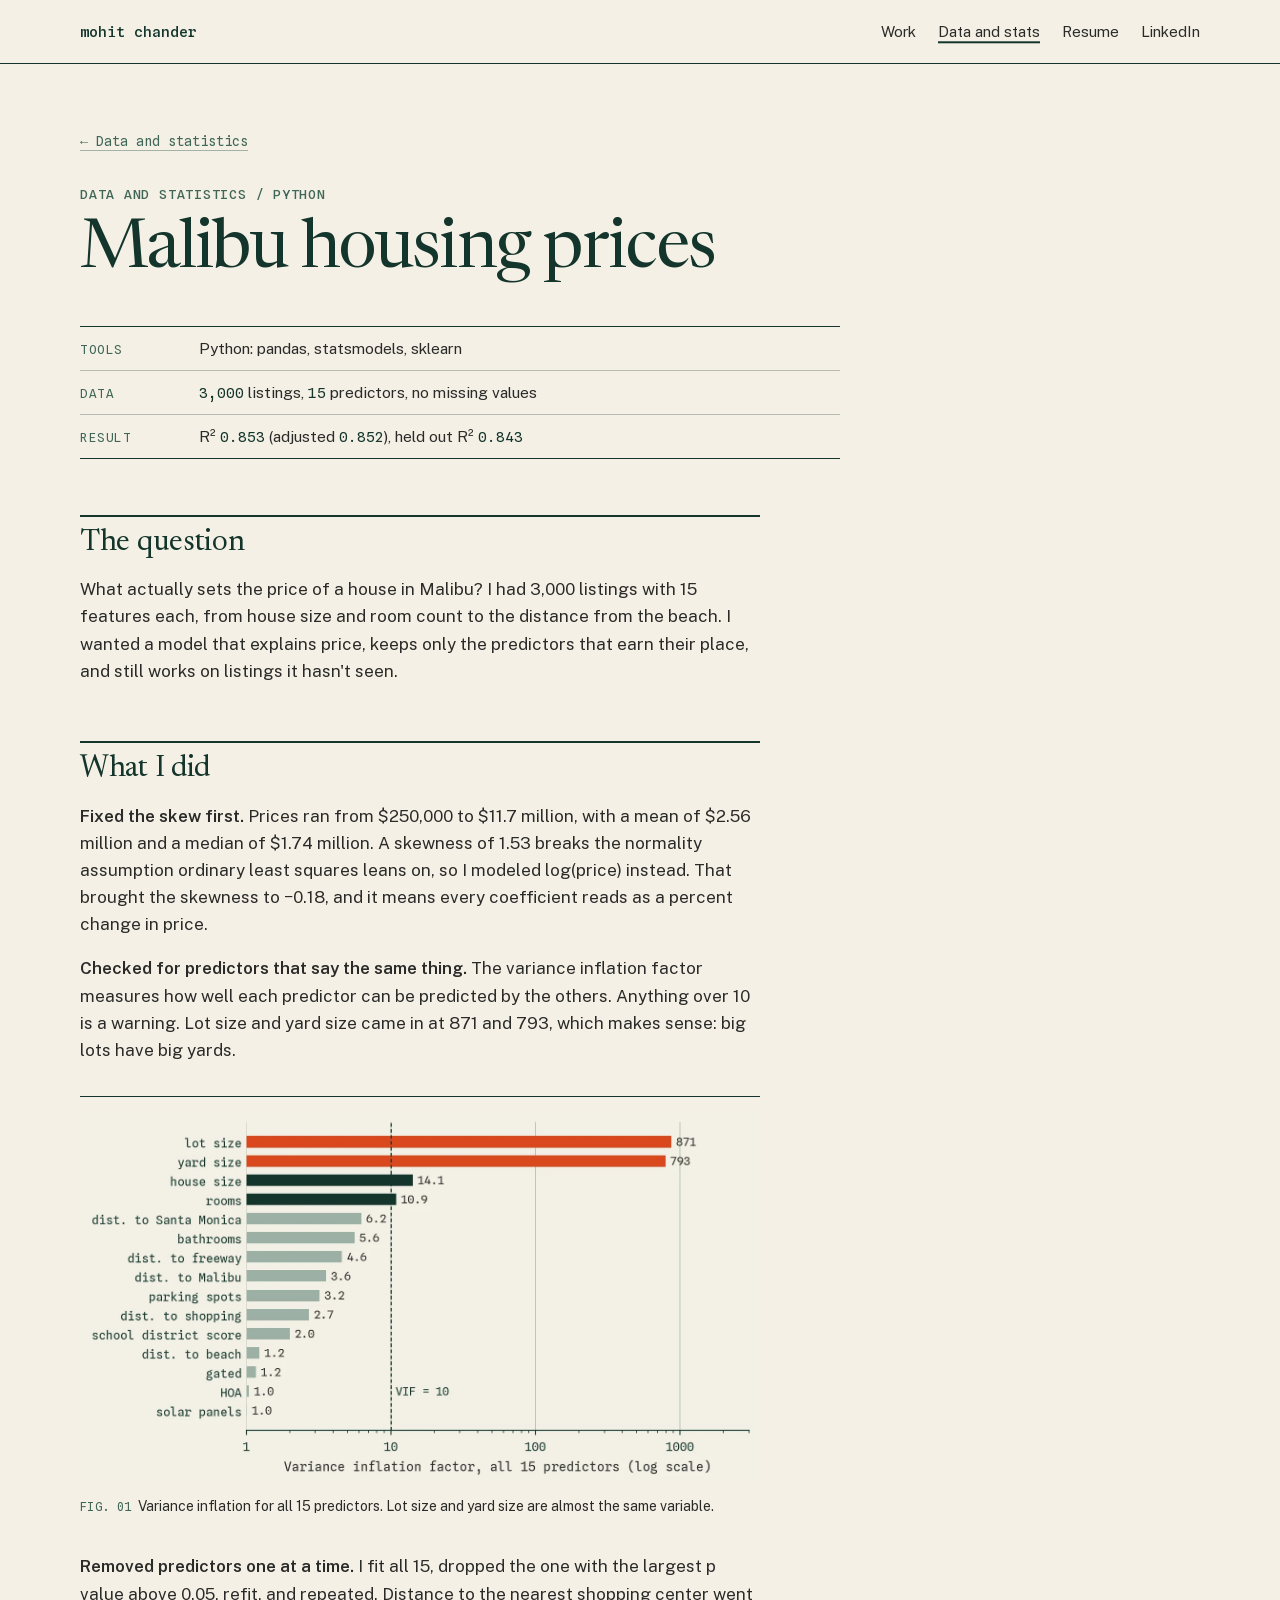
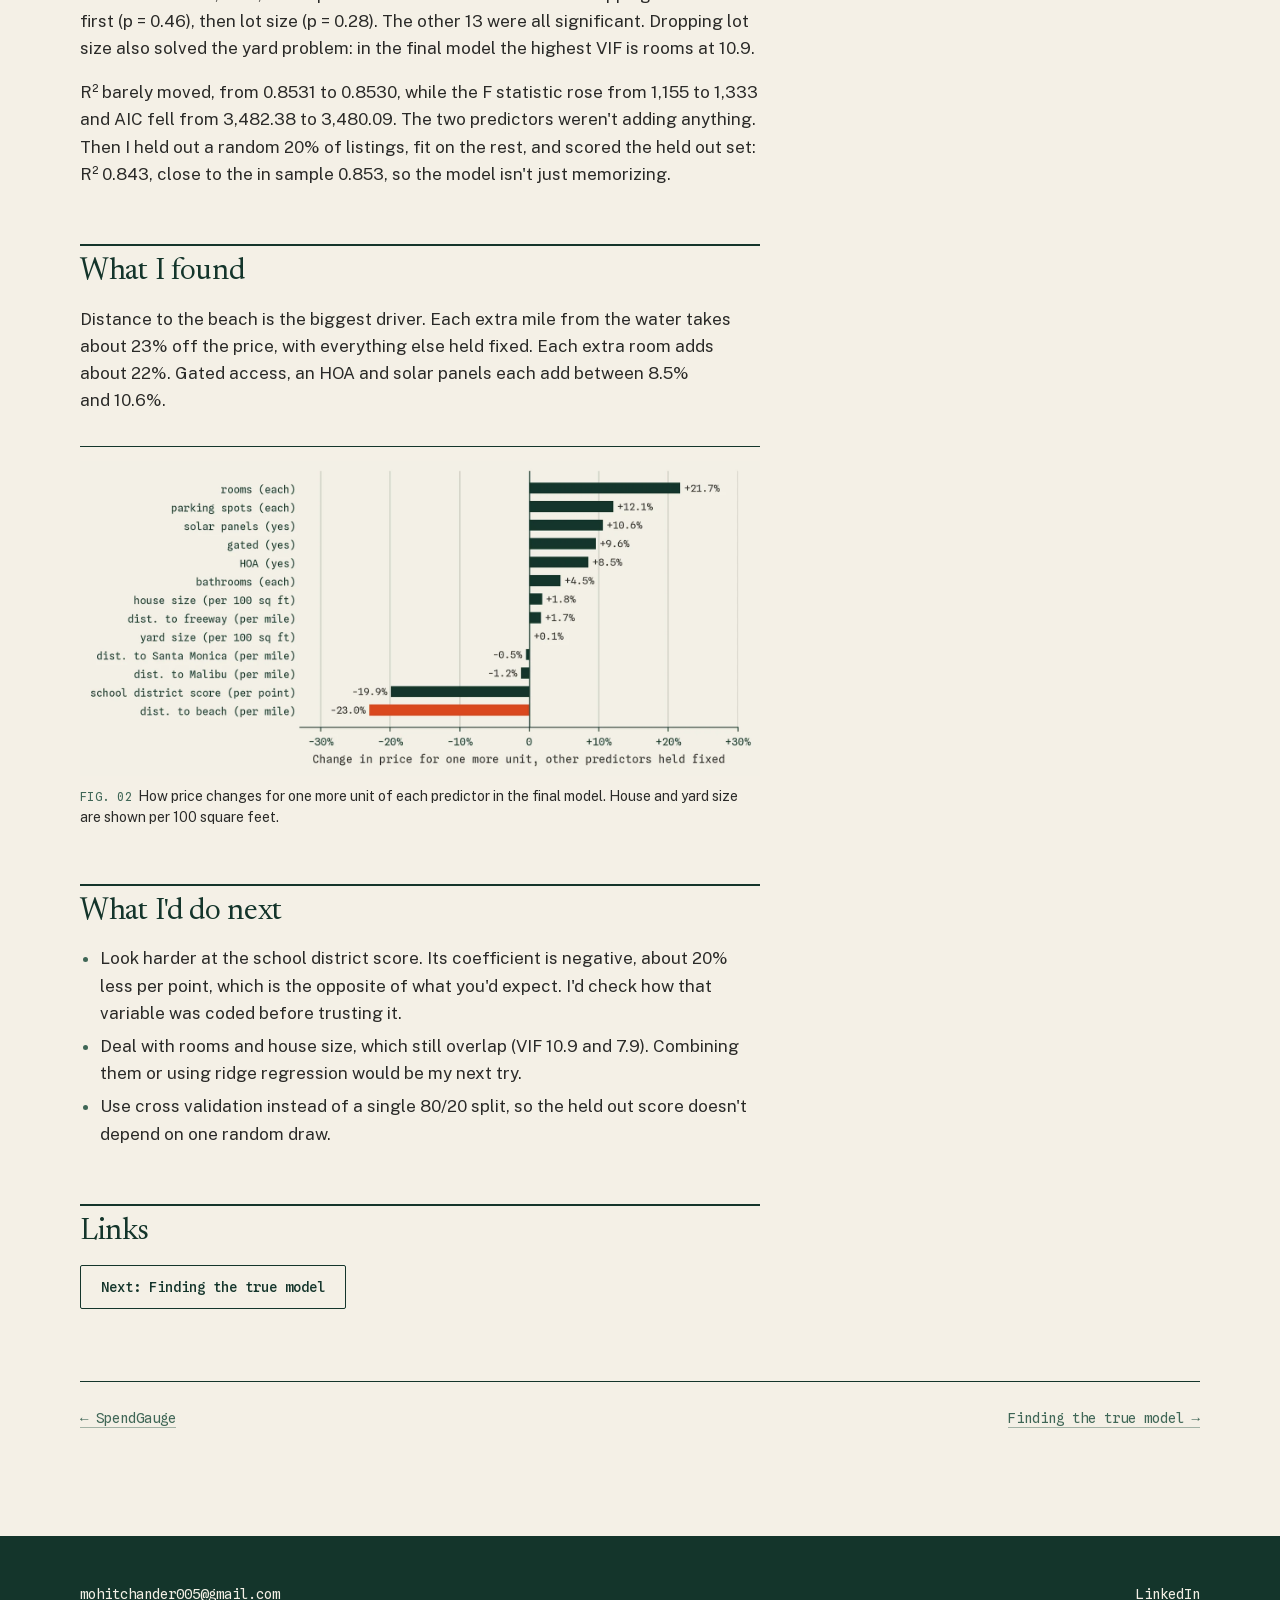
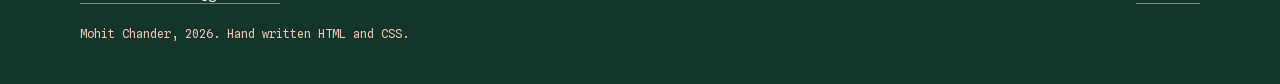
<file: work/malibu-housing.html>
<!doctype html>
<html lang="en">
<head>
  <meta charset="utf-8">
  <meta name="viewport" content="width=device-width, initial-scale=1">
  <title>Malibu housing prices · Mohit Chander</title>
  <meta name="description" content="A regression on 3,000 Malibu listings: log transformed price, a multicollinearity check, and backward elimination to 13 predictors. R² 0.853, held out R² 0.843.">
  <link rel="canonical" href="https://mohit-web12.github.io/work/malibu-housing.html">
  <meta name="theme-color" content="#F4F0E6">
  <meta property="og:type" content="article">
  <meta property="og:title" content="Malibu housing prices">
  <meta property="og:description" content="What sets the price of a house in Malibu, across 3,000 listings.">
  <meta property="og:url" content="https://mohit-web12.github.io/work/malibu-housing.html">
  <meta property="og:image" content="https://mohit-web12.github.io/img/og.png">
  <meta name="twitter:card" content="summary_large_image">
  <link rel="icon" href="../favicon.svg" type="image/svg+xml">
  <link rel="icon" href="../favicon.ico" sizes="32x32">
  <link rel="apple-touch-icon" href="../apple-touch-icon.png">
  <link rel="preload" href="../fonts/newsreader-latin.woff2" as="font" type="font/woff2" crossorigin>
  <link rel="preload" href="../fonts/public-sans-latin.woff2" as="font" type="font/woff2" crossorigin>
  <link rel="stylesheet" href="../css/tokens.css">
  <link rel="stylesheet" href="../css/site.css">
  <script>(function(d){var m=window.matchMedia;if(!(m&&m("(prefers-reduced-motion: reduce)").matches)){d.className+=" reveal-on"+("onpagereveal" in window?"":" pt-fade");setTimeout(function(){if(!window.siteReady)d.classList.remove("reveal-on")},3000)}})(document.documentElement)</script>
  <script src="../js/site.js" defer></script>
</head>
<body>
  <a class="skip-link" href="#main">Skip to content</a>

  <header class="site-header">
    <div class="wrap">
      <a class="wordmark" href="../">mohit chander</a>
      <nav class="site-nav" aria-label="Main">
        <ul>
          <li><a href="../#work">Work</a></li>
          <li><a href="../#data">Data and stats</a></li>
          <li><a href="../resume.pdf">Resume</a></li>
          <li><a href="https://www.linkedin.com/in/mohit-chander/">LinkedIn</a></li>
        </ul>
      </nav>
    </div>
  </header>

  <main id="main" class="writeup wrap">
    <a class="crumb" href="../#data">← Data and statistics</a>

    <header class="writeup-head" data-reveal-children>
      <span class="kicker">Data and statistics / Python</span>
      <h1>Malibu housing prices</h1>
    </header>

    <table class="summary-table">
      <tbody data-reveal-children>
        <tr><th scope="row">Tools</th><td>Python: pandas, statsmodels, sklearn</td></tr>
        <tr><th scope="row">Data</th><td><span class="num-inline" data-count>3,000</span> listings, <span class="num-inline" data-count>15</span> predictors, no missing values</td></tr>
        <tr><th scope="row">Result</th><td>R² <span class="num-inline" data-count>0.853</span> (adjusted <span class="num-inline" data-count>0.852</span>), held out R² <span class="num-inline" data-count>0.843</span></td></tr>
      </tbody>
    </table>

    <div class="prose" data-reveal-children>
      <h2 data-reveal="heading"><span class="h-mask">The question</span></h2>
      <p>What actually sets the price of a house in Malibu? I had 3,000 listings with 15 features each, from house size and room count to the distance from the beach. I wanted a model that explains price, keeps only the predictors that earn their place, and still works on listings it hasn't seen.</p>

      <h2 data-reveal="heading"><span class="h-mask">What I did</span></h2>
      <p><strong>Fixed the skew first.</strong> Prices ran from $250,000 to $11.7 million, with a mean of $2.56 million and a median of $1.74 million. A skewness of 1.53 breaks the normality assumption ordinary least squares leans on, so I modeled log(price) instead. That brought the skewness to −0.18, and it means every coefficient reads as a percent change in price.</p>
      <p><strong>Checked for predictors that say the same thing.</strong> The variance inflation factor measures how well each predictor can be predicted by the others. Anything over 10 is a warning. Lot size and yard size came in at 871 and 793, which makes sense: big lots have big yards.</p>

      <figure class="figure chart" data-reveal="figure">
        <img src="../img/charts/malibu-vif.webp" width="1426" height="787" loading="lazy" decoding="async" alt="Bar chart of variance inflation factors on a log scale. Lot size 871 and yard size 793 are far past the threshold of 10. House size 14.1 and rooms 10.9 are just past it. The other eleven predictors are between 1.0 and 6.2.">
        <figcaption><span class="fig-no">FIG. 01</span>Variance inflation for all 15 predictors. Lot size and yard size are almost the same variable.</figcaption>
      </figure>

      <p><strong>Removed predictors one at a time.</strong> I fit all 15, dropped the one with the largest p value above 0.05, refit, and repeated. Distance to the nearest shopping center went first (p = 0.46), then lot size (p = 0.28). The other 13 were all significant. Dropping lot size also solved the yard problem: in the final model the highest VIF is rooms at 10.9.</p>
      <p>R² barely moved, from 0.8531 to 0.8530, while the F statistic rose from 1,155 to 1,333 and AIC fell from 3,482.38 to 3,480.09. The two predictors weren't adding anything. Then I held out a random 20% of listings, fit on the rest, and scored the held out set: R² 0.843, close to the in sample 0.853, so the model isn't just memorizing.</p>

      <h2 data-reveal="heading"><span class="h-mask">What I found</span></h2>
      <p>Distance to the beach is the biggest driver. Each extra mile from the water takes about 23% off the price, with everything else held fixed. Each extra room adds about 22%. Gated access, an HOA and solar panels each add between 8.5% and 10.6%.</p>

      <figure class="figure chart" data-reveal="figure">
        <img src="../img/charts/malibu-effects.webp" width="1600" height="740" loading="lazy" decoding="async" alt="Bar chart of the percent change in price for one more unit of each predictor. Distance to the beach is minus 23.0% per mile. School district score is minus 19.9% per point. Rooms plus 21.7%, parking spots plus 12.1%, solar panels plus 10.6%, gated plus 9.6%, HOA plus 8.5%, bathrooms plus 4.5%. The rest are within 2% of zero.">
        <figcaption><span class="fig-no">FIG. 02</span>How price changes for one more unit of each predictor in the final model. House and yard size are shown per 100 square feet.</figcaption>
      </figure>

      <h2 data-reveal="heading"><span class="h-mask">What I'd do next</span></h2>
      <ul>
        <li>Look harder at the school district score. Its coefficient is negative, about 20% less per point, which is the opposite of what you'd expect. I'd check how that variable was coded before trusting it.</li>
        <li>Deal with rooms and house size, which still overlap (VIF 10.9 and 7.9). Combining them or using ridge regression would be my next try.</li>
        <li>Use cross validation instead of a single 80/20 split, so the held out score doesn't depend on one random draw.</li>
      </ul>

      <h2 data-reveal="heading"><span class="h-mask">Links</span></h2>
      <div class="next-links">
        <a class="btn" href="true-model.html">Next: Finding the true model</a>
      </div>
    </div>

    <nav class="pager" aria-label="More write ups" data-reveal>
      <a href="spendgauge.html">← SpendGauge</a>
      <a href="true-model.html">Finding the true model →</a>
    </nav>
  </main>

  <footer class="site-footer">
    <div class="wrap" data-reveal-children>
      <a href="mailto:mohitchander005@gmail.com">mohitchander005@gmail.com</a>
      <ul>
        <li><a href="https://www.linkedin.com/in/mohit-chander/">LinkedIn</a></li>
      </ul>
      <small>Mohit Chander, 2026. Hand written HTML and CSS.</small>
    </div>
  </footer>
</body>
</html>
</file>
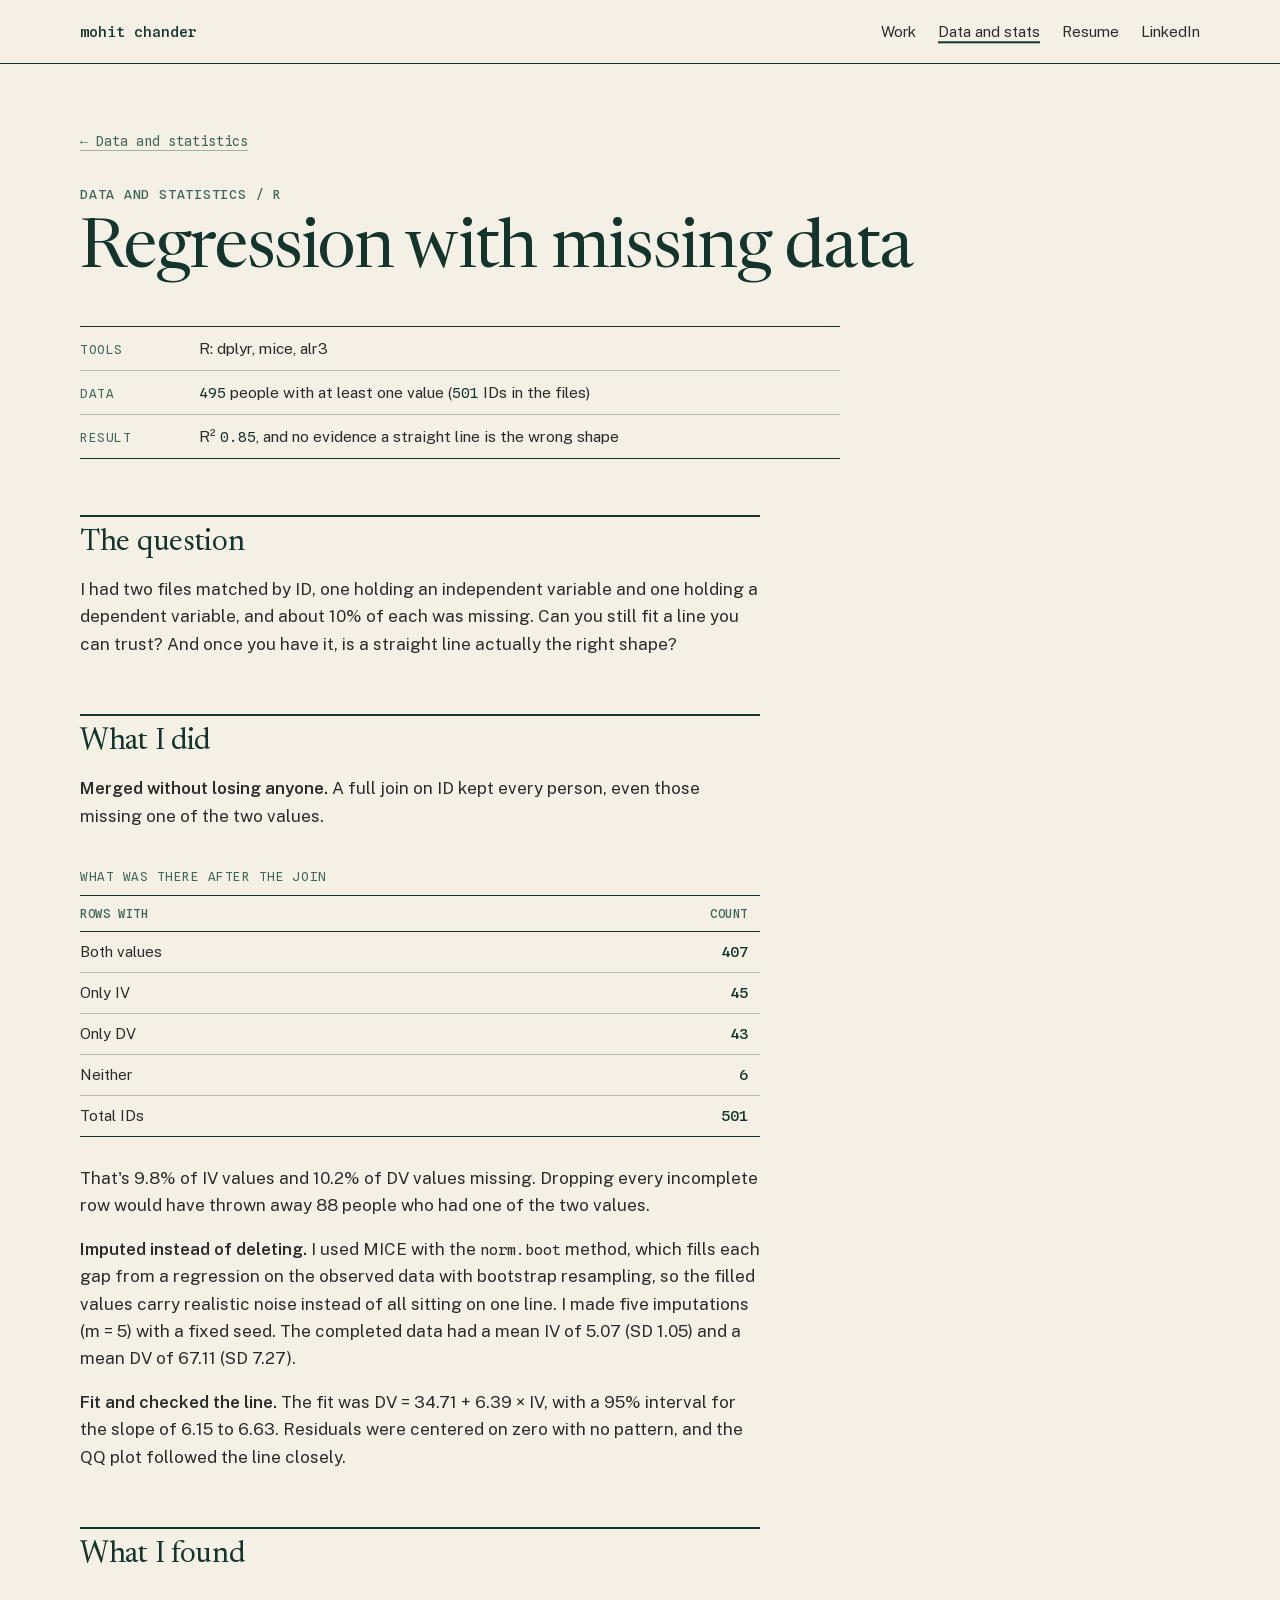
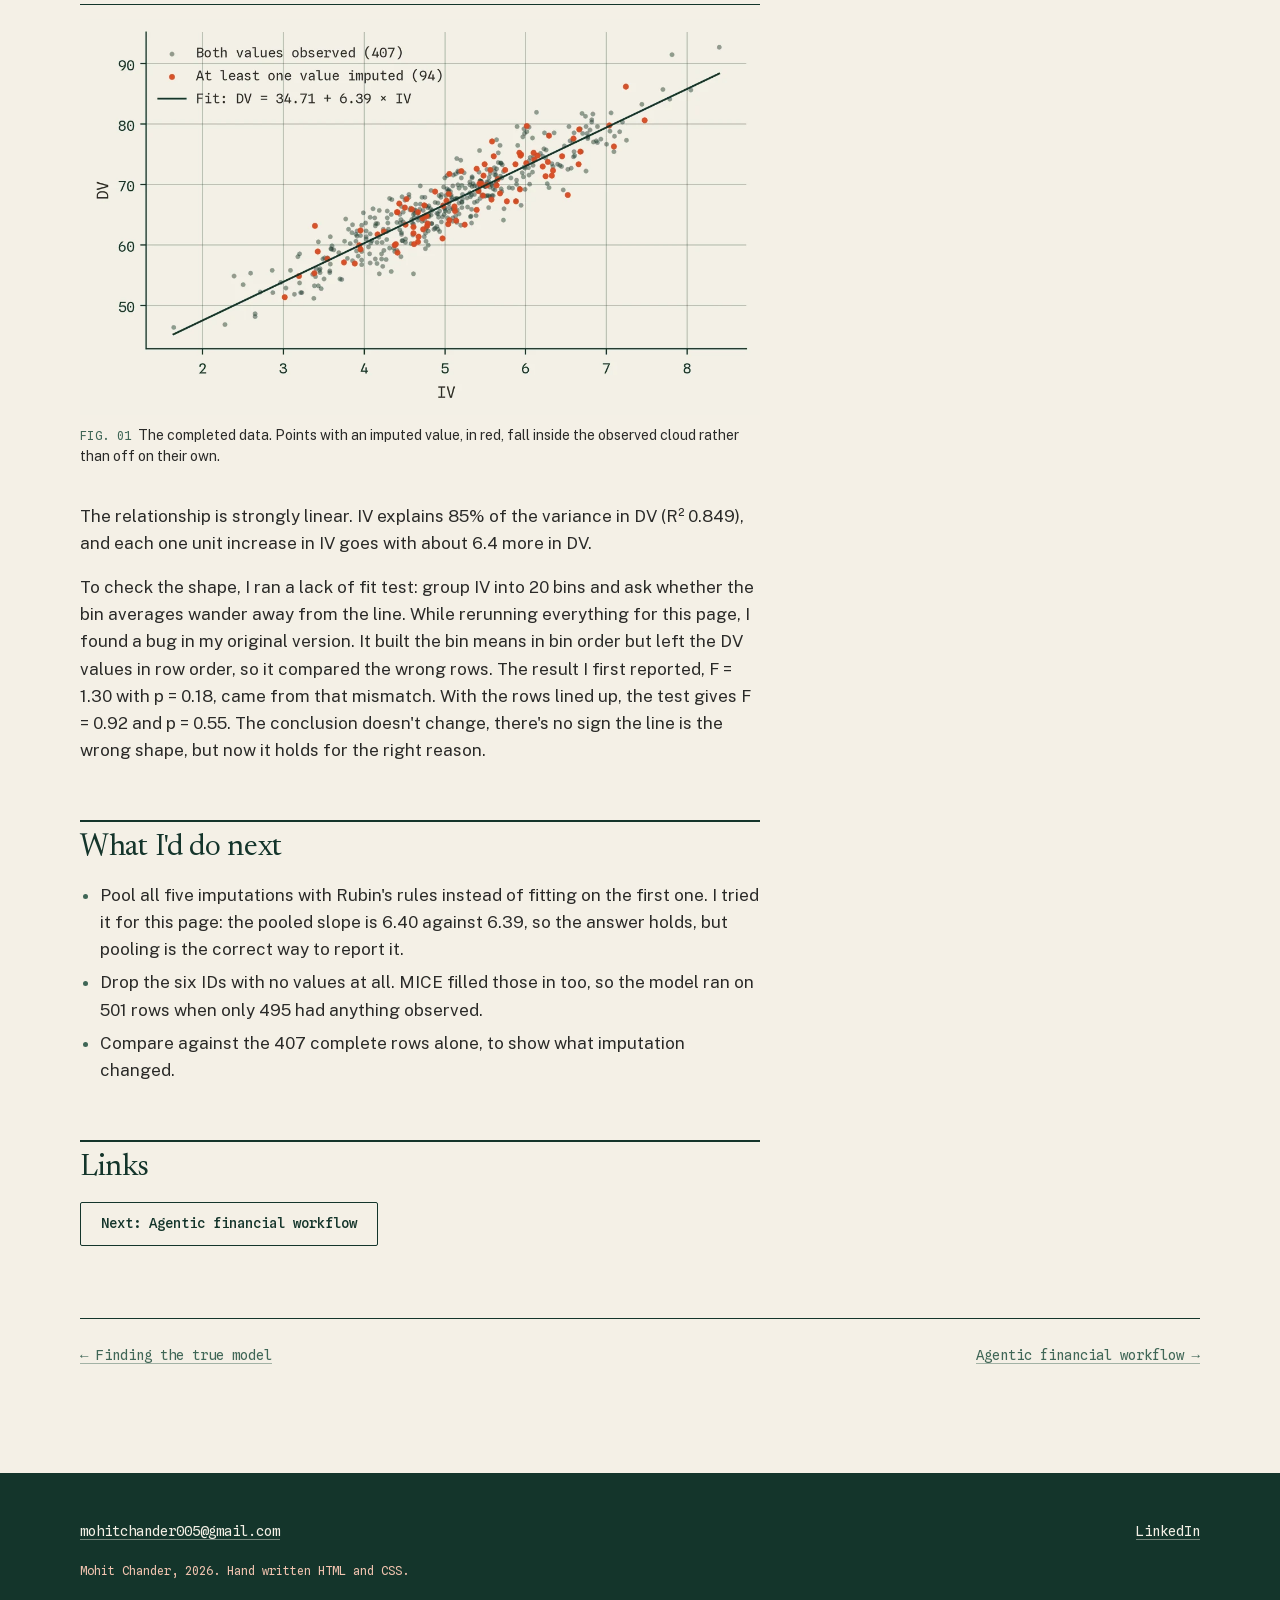
<file: work/missing-data.html>
<!doctype html>
<html lang="en">
<head>
  <meta charset="utf-8">
  <meta name="viewport" content="width=device-width, initial-scale=1">
  <title>Regression with missing data · Mohit Chander</title>
  <meta name="description" content="Fitting a line when about 10% of each variable is missing: a full join, MICE multiple imputation in R, a simple regression with R² 0.85, and a lack of fit test I had to fix.">
  <link rel="canonical" href="https://mohit-web12.github.io/work/missing-data.html">
  <meta name="theme-color" content="#F4F0E6">
  <meta property="og:type" content="article">
  <meta property="og:title" content="Regression with missing data">
  <meta property="og:description" content="Fitting a line when about 10% of each variable is missing.">
  <meta property="og:url" content="https://mohit-web12.github.io/work/missing-data.html">
  <meta property="og:image" content="https://mohit-web12.github.io/img/og.png">
  <meta name="twitter:card" content="summary_large_image">
  <link rel="icon" href="../favicon.svg" type="image/svg+xml">
  <link rel="icon" href="../favicon.ico" sizes="32x32">
  <link rel="apple-touch-icon" href="../apple-touch-icon.png">
  <link rel="preload" href="../fonts/newsreader-latin.woff2" as="font" type="font/woff2" crossorigin>
  <link rel="preload" href="../fonts/public-sans-latin.woff2" as="font" type="font/woff2" crossorigin>
  <link rel="stylesheet" href="../css/tokens.css">
  <link rel="stylesheet" href="../css/site.css">
  <script>(function(d){var m=window.matchMedia;if(!(m&&m("(prefers-reduced-motion: reduce)").matches)){d.className+=" reveal-on"+("onpagereveal" in window?"":" pt-fade");setTimeout(function(){if(!window.siteReady)d.classList.remove("reveal-on")},3000)}})(document.documentElement)</script>
  <script src="../js/site.js" defer></script>
</head>
<body>
  <a class="skip-link" href="#main">Skip to content</a>

  <header class="site-header">
    <div class="wrap">
      <a class="wordmark" href="../">mohit chander</a>
      <nav class="site-nav" aria-label="Main">
        <ul>
          <li><a href="../#work">Work</a></li>
          <li><a href="../#data">Data and stats</a></li>
          <li><a href="../resume.pdf">Resume</a></li>
          <li><a href="https://www.linkedin.com/in/mohit-chander/">LinkedIn</a></li>
        </ul>
      </nav>
    </div>
  </header>

  <main id="main" class="writeup wrap">
    <a class="crumb" href="../#data">← Data and statistics</a>

    <header class="writeup-head" data-reveal-children>
      <span class="kicker">Data and statistics / R</span>
      <h1>Regression with missing data</h1>
    </header>

    <table class="summary-table">
      <tbody data-reveal-children>
        <tr><th scope="row">Tools</th><td>R: dplyr, mice, alr3</td></tr>
        <tr><th scope="row">Data</th><td><span class="num-inline" data-count>495</span> people with at least one value (<span class="num-inline" data-count>501</span> IDs in the files)</td></tr>
        <tr><th scope="row">Result</th><td>R² <span class="num-inline" data-count>0.85</span>, and no evidence a straight line is the wrong shape</td></tr>
      </tbody>
    </table>

    <div class="prose" data-reveal-children>
      <h2 data-reveal="heading"><span class="h-mask">The question</span></h2>
      <p>I had two files matched by ID, one holding an independent variable and one holding a dependent variable, and about 10% of each was missing. Can you still fit a line you can trust? And once you have it, is a straight line actually the right shape?</p>

      <h2 data-reveal="heading"><span class="h-mask">What I did</span></h2>
      <p><strong>Merged without losing anyone.</strong> A full join on ID kept every person, even those missing one of the two values.</p>

      <div class="table-wrap">
        <table class="ruled-table">
          <caption>What was there after the join</caption>
          <thead><tr><th scope="col">Rows with</th><th scope="col" class="num">Count</th></tr></thead>
          <tbody>
            <tr><th scope="row">Both values</th><td class="num">407</td></tr>
            <tr><th scope="row">Only IV</th><td class="num">45</td></tr>
            <tr><th scope="row">Only DV</th><td class="num">43</td></tr>
            <tr><th scope="row">Neither</th><td class="num">6</td></tr>
            <tr><th scope="row">Total IDs</th><td class="num">501</td></tr>
          </tbody>
        </table>
      </div>

      <p>That's 9.8% of IV values and 10.2% of DV values missing. Dropping every incomplete row would have thrown away 88 people who had one of the two values.</p>
      <p><strong>Imputed instead of deleting.</strong> I used MICE with the <code>norm.boot</code> method, which fills each gap from a regression on the observed data with bootstrap resampling, so the filled values carry realistic noise instead of all sitting on one line. I made five imputations (m = 5) with a fixed seed. The completed data had a mean IV of 5.07 (SD 1.05) and a mean DV of 67.11 (SD 7.27).</p>
      <p><strong>Fit and checked the line.</strong> The fit was DV = 34.71 + 6.39 × IV, with a 95% interval for the slope of 6.15 to 6.63. Residuals were centered on zero with no pattern, and the QQ plot followed the line closely.</p>

      <h2 data-reveal="heading"><span class="h-mask">What I found</span></h2>
      <figure class="figure chart" data-reveal="figure">
        <img src="../img/charts/md-scatter.webp" width="1194" height="694" loading="lazy" decoding="async" alt="Scatter plot of DV against IV with a fitted line. 407 fully observed points and 94 points with at least one imputed value. The imputed points sit inside the main cloud along the line.">
        <figcaption><span class="fig-no">FIG. 01</span>The completed data. Points with an imputed value, in red, fall inside the observed cloud rather than off on their own.</figcaption>
      </figure>
      <p>The relationship is strongly linear. IV explains 85% of the variance in DV (R² 0.849), and each one unit increase in IV goes with about 6.4 more in DV.</p>
      <p>To check the shape, I ran a lack of fit test: group IV into 20 bins and ask whether the bin averages wander away from the line. While rerunning everything for this page, I found a bug in my original version. It built the bin means in bin order but left the DV values in row order, so it compared the wrong rows. The result I first reported, F = 1.30 with p = 0.18, came from that mismatch. With the rows lined up, the test gives F = 0.92 and p = 0.55. The conclusion doesn't change, there's no sign the line is the wrong shape, but now it holds for the right reason.</p>

      <h2 data-reveal="heading"><span class="h-mask">What I'd do next</span></h2>
      <ul>
        <li>Pool all five imputations with Rubin's rules instead of fitting on the first one. I tried it for this page: the pooled slope is 6.40 against 6.39, so the answer holds, but pooling is the correct way to report it.</li>
        <li>Drop the six IDs with no values at all. MICE filled those in too, so the model ran on 501 rows when only 495 had anything observed.</li>
        <li>Compare against the 407 complete rows alone, to show what imputation changed.</li>
      </ul>

      <h2 data-reveal="heading"><span class="h-mask">Links</span></h2>
      <div class="next-links">
        <a class="btn" href="agentic-workflow.html">Next: Agentic financial workflow</a>
      </div>
    </div>

    <nav class="pager" aria-label="More write ups" data-reveal>
      <a href="true-model.html">← Finding the true model</a>
      <a href="agentic-workflow.html">Agentic financial workflow →</a>
    </nav>
  </main>

  <footer class="site-footer">
    <div class="wrap" data-reveal-children>
      <a href="mailto:mohitchander005@gmail.com">mohitchander005@gmail.com</a>
      <ul>
        <li><a href="https://www.linkedin.com/in/mohit-chander/">LinkedIn</a></li>
      </ul>
      <small>Mohit Chander, 2026. Hand written HTML and CSS.</small>
    </div>
  </footer>
</body>
</html>
</file>
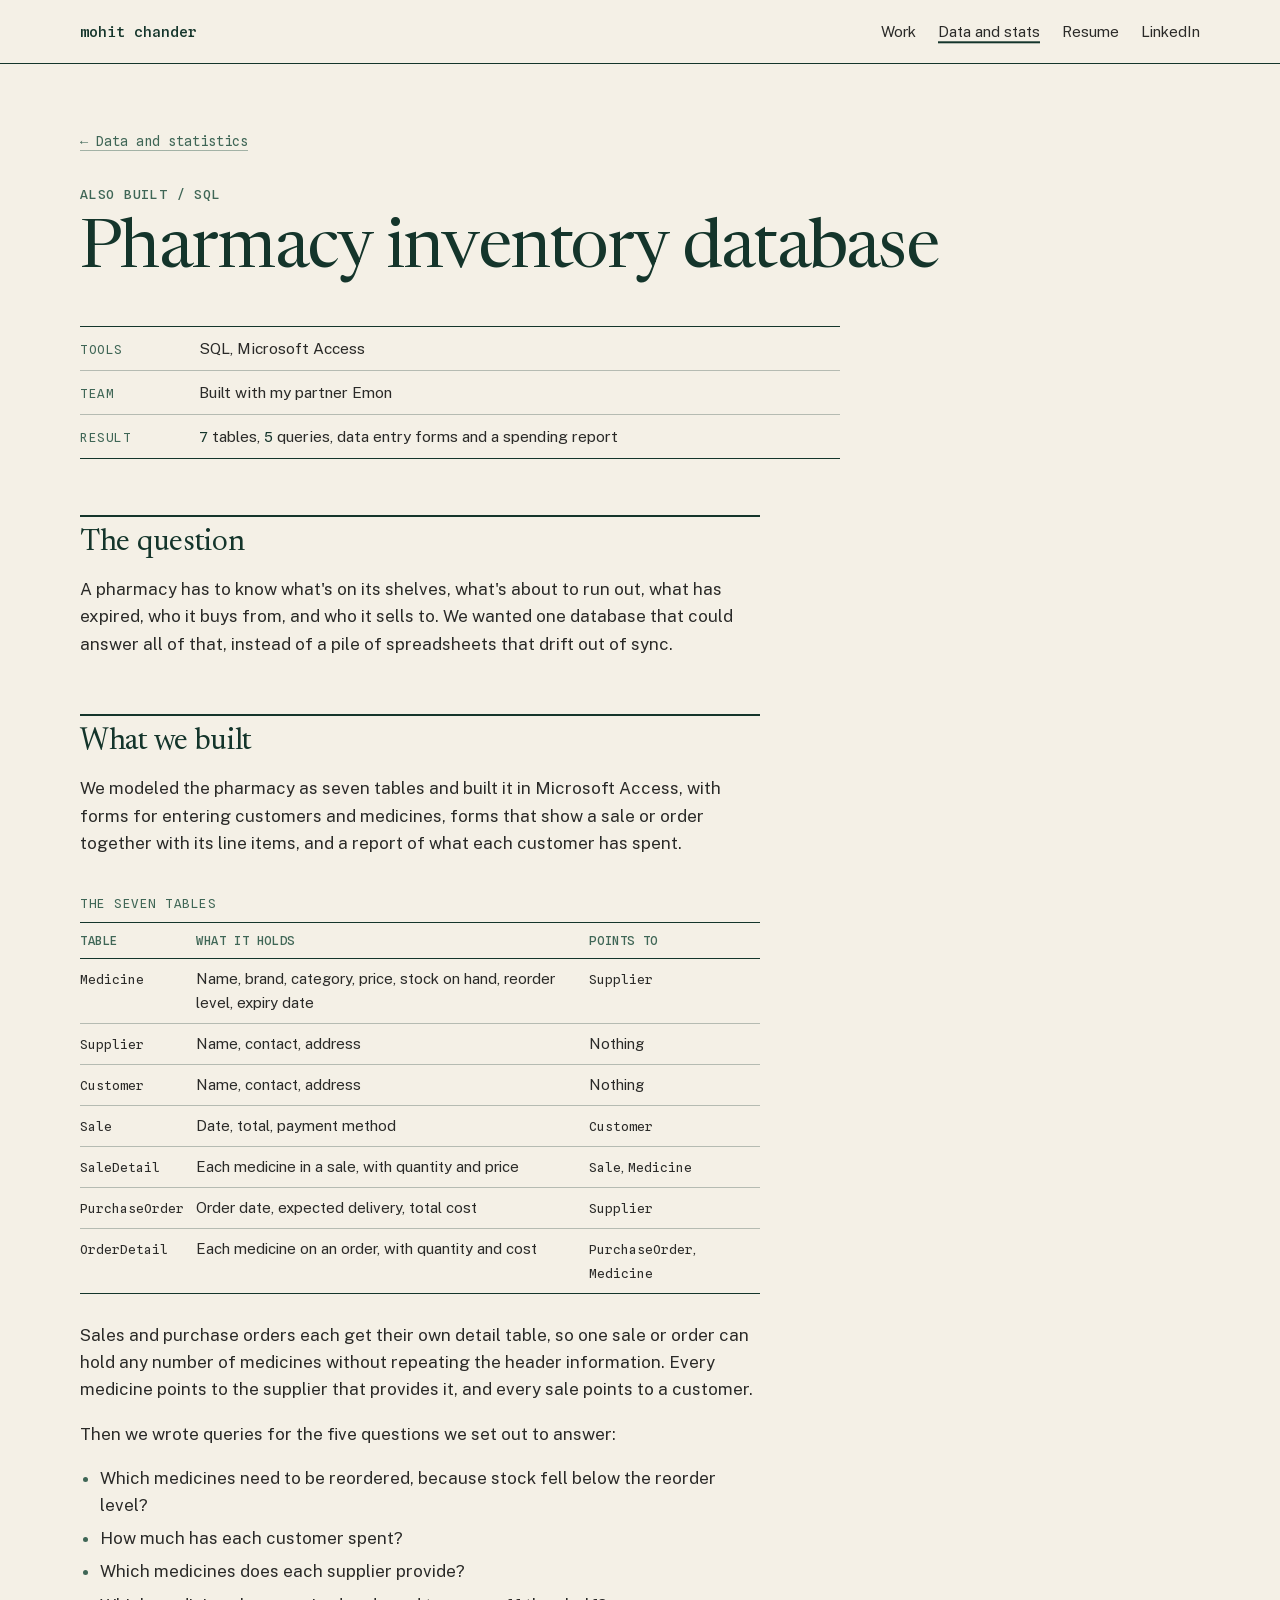
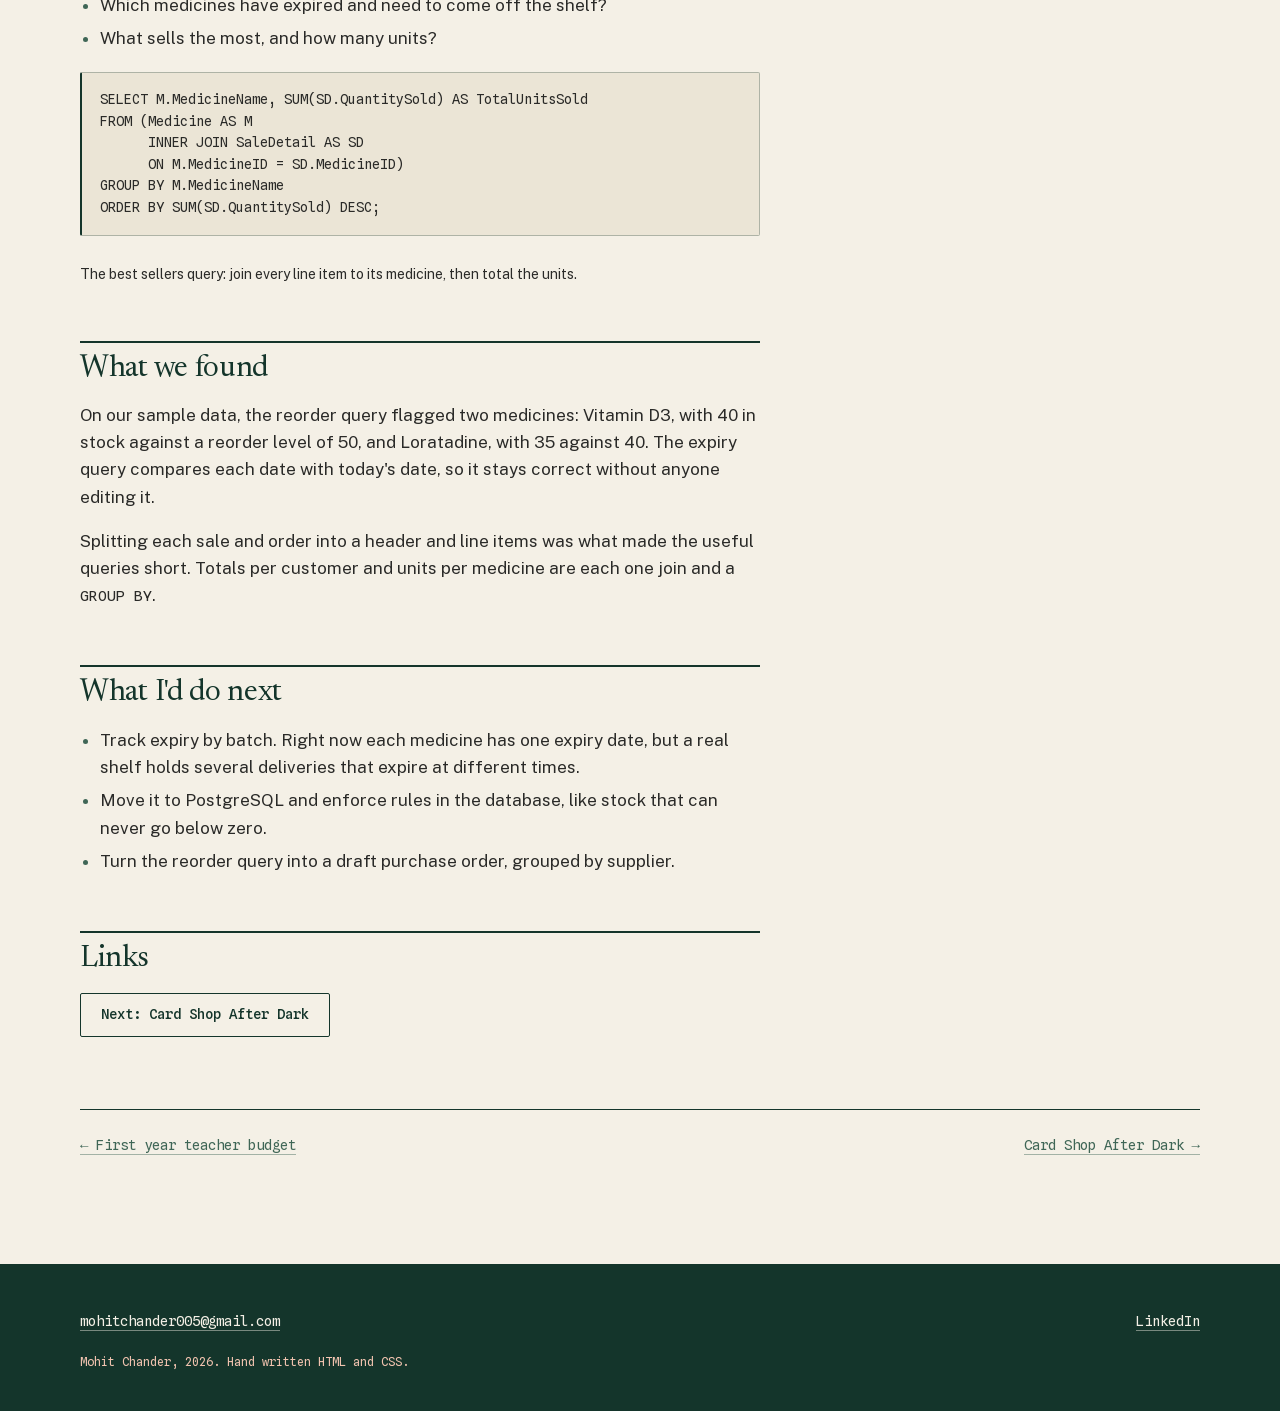
<file: work/pharmacy-database.html>
<!doctype html>
<html lang="en">
<head>
  <meta charset="utf-8">
  <meta name="viewport" content="width=device-width, initial-scale=1">
  <title>Pharmacy inventory database · Mohit Chander</title>
  <meta name="description" content="A seven table relational database for a pharmacy, built in Microsoft Access with a partner: stock, suppliers, sales, purchase orders, and SQL queries for reorders, expired stock and best sellers.">
  <link rel="canonical" href="https://mohit-web12.github.io/work/pharmacy-database.html">
  <meta name="theme-color" content="#F4F0E6">
  <meta property="og:type" content="article">
  <meta property="og:title" content="Pharmacy inventory database">
  <meta property="og:description" content="A seven table model for stock, suppliers, sales and purchase orders, with the SQL to run it.">
  <meta property="og:url" content="https://mohit-web12.github.io/work/pharmacy-database.html">
  <meta property="og:image" content="https://mohit-web12.github.io/img/og.png">
  <meta name="twitter:card" content="summary_large_image">
  <link rel="icon" href="../favicon.svg" type="image/svg+xml">
  <link rel="icon" href="../favicon.ico" sizes="32x32">
  <link rel="apple-touch-icon" href="../apple-touch-icon.png">
  <link rel="preload" href="../fonts/newsreader-latin.woff2" as="font" type="font/woff2" crossorigin>
  <link rel="preload" href="../fonts/public-sans-latin.woff2" as="font" type="font/woff2" crossorigin>
  <link rel="stylesheet" href="../css/tokens.css">
  <link rel="stylesheet" href="../css/site.css">
  <script>(function(d){var m=window.matchMedia;if(!(m&&m("(prefers-reduced-motion: reduce)").matches)){d.className+=" reveal-on"+("onpagereveal" in window?"":" pt-fade");setTimeout(function(){if(!window.siteReady)d.classList.remove("reveal-on")},3000)}})(document.documentElement)</script>
  <script src="../js/site.js" defer></script>
</head>
<body>
  <a class="skip-link" href="#main">Skip to content</a>

  <header class="site-header">
    <div class="wrap">
      <a class="wordmark" href="../">mohit chander</a>
      <nav class="site-nav" aria-label="Main">
        <ul>
          <li><a href="../#work">Work</a></li>
          <li><a href="../#data">Data and stats</a></li>
          <li><a href="../resume.pdf">Resume</a></li>
          <li><a href="https://www.linkedin.com/in/mohit-chander/">LinkedIn</a></li>
        </ul>
      </nav>
    </div>
  </header>

  <main id="main" class="writeup wrap">
    <a class="crumb" href="../#data">← Data and statistics</a>

    <header class="writeup-head" data-reveal-children>
      <span class="kicker">Also built / SQL</span>
      <h1>Pharmacy inventory database</h1>
    </header>

    <table class="summary-table">
      <tbody data-reveal-children>
        <tr><th scope="row">Tools</th><td>SQL, Microsoft Access</td></tr>
        <tr><th scope="row">Team</th><td>Built with my partner Emon</td></tr>
        <tr><th scope="row">Result</th><td><span class="num-inline" data-count>7</span> tables, <span class="num-inline" data-count>5</span> queries, data entry forms and a spending report</td></tr>
      </tbody>
    </table>

    <div class="prose" data-reveal-children>
      <h2 data-reveal="heading"><span class="h-mask">The question</span></h2>
      <p>A pharmacy has to know what's on its shelves, what's about to run out, what has expired, who it buys from, and who it sells to. We wanted one database that could answer all of that, instead of a pile of spreadsheets that drift out of sync.</p>

      <h2 data-reveal="heading"><span class="h-mask">What we built</span></h2>
      <p>We modeled the pharmacy as seven tables and built it in Microsoft Access, with forms for entering customers and medicines, forms that show a sale or order together with its line items, and a report of what each customer has spent.</p>

      <div class="table-wrap">
        <table class="ruled-table">
          <caption>The seven tables</caption>
          <thead><tr><th scope="col">Table</th><th scope="col">What it holds</th><th scope="col">Points to</th></tr></thead>
          <tbody>
            <tr><th scope="row"><code>Medicine</code></th><td>Name, brand, category, price, stock on hand, reorder level, expiry date</td><td><code>Supplier</code></td></tr>
            <tr><th scope="row"><code>Supplier</code></th><td>Name, contact, address</td><td>Nothing</td></tr>
            <tr><th scope="row"><code>Customer</code></th><td>Name, contact, address</td><td>Nothing</td></tr>
            <tr><th scope="row"><code>Sale</code></th><td>Date, total, payment method</td><td><code>Customer</code></td></tr>
            <tr><th scope="row"><code>SaleDetail</code></th><td>Each medicine in a sale, with quantity and price</td><td><code>Sale</code>, <code>Medicine</code></td></tr>
            <tr><th scope="row"><code>PurchaseOrder</code></th><td>Order date, expected delivery, total cost</td><td><code>Supplier</code></td></tr>
            <tr><th scope="row"><code>OrderDetail</code></th><td>Each medicine on an order, with quantity and cost</td><td><code>PurchaseOrder</code>, <code>Medicine</code></td></tr>
          </tbody>
        </table>
      </div>

      <p>Sales and purchase orders each get their own detail table, so one sale or order can hold any number of medicines without repeating the header information. Every medicine points to the supplier that provides it, and every sale points to a customer.</p>
      <p>Then we wrote queries for the five questions we set out to answer:</p>
      <ul>
        <li>Which medicines need to be reordered, because stock fell below the reorder level?</li>
        <li>How much has each customer spent?</li>
        <li>Which medicines does each supplier provide?</li>
        <li>Which medicines have expired and need to come off the shelf?</li>
        <li>What sells the most, and how many units?</li>
      </ul>

<pre><code>SELECT M.MedicineName, SUM(SD.QuantitySold) AS TotalUnitsSold
FROM (Medicine AS M
      INNER JOIN SaleDetail AS SD
      ON M.MedicineID = SD.MedicineID)
GROUP BY M.MedicineName
ORDER BY SUM(SD.QuantitySold) DESC;</code></pre>
      <p class="caption">The best sellers query: join every line item to its medicine, then total the units.</p>

      <h2 data-reveal="heading"><span class="h-mask">What we found</span></h2>
      <p>On our sample data, the reorder query flagged two medicines: Vitamin D3, with 40 in stock against a reorder level of 50, and Loratadine, with 35 against 40. The expiry query compares each date with today's date, so it stays correct without anyone editing it.</p>
      <p>Splitting each sale and order into a header and line items was what made the useful queries short. Totals per customer and units per medicine are each one join and a <code>GROUP BY</code>.</p>

      <h2 data-reveal="heading"><span class="h-mask">What I'd do next</span></h2>
      <ul>
        <li>Track expiry by batch. Right now each medicine has one expiry date, but a real shelf holds several deliveries that expire at different times.</li>
        <li>Move it to PostgreSQL and enforce rules in the database, like stock that can never go below zero.</li>
        <li>Turn the reorder query into a draft purchase order, grouped by supplier.</li>
      </ul>

      <h2 data-reveal="heading"><span class="h-mask">Links</span></h2>
      <div class="next-links">
        <a class="btn" href="card-shop.html">Next: Card Shop After Dark</a>
      </div>
    </div>

    <nav class="pager" aria-label="More write ups" data-reveal>
      <a href="teacher-budget.html">← First year teacher budget</a>
      <a href="card-shop.html">Card Shop After Dark →</a>
    </nav>
  </main>

  <footer class="site-footer">
    <div class="wrap" data-reveal-children>
      <a href="mailto:mohitchander005@gmail.com">mohitchander005@gmail.com</a>
      <ul>
        <li><a href="https://www.linkedin.com/in/mohit-chander/">LinkedIn</a></li>
      </ul>
      <small>Mohit Chander, 2026. Hand written HTML and CSS.</small>
    </div>
  </footer>
</body>
</html>
</file>
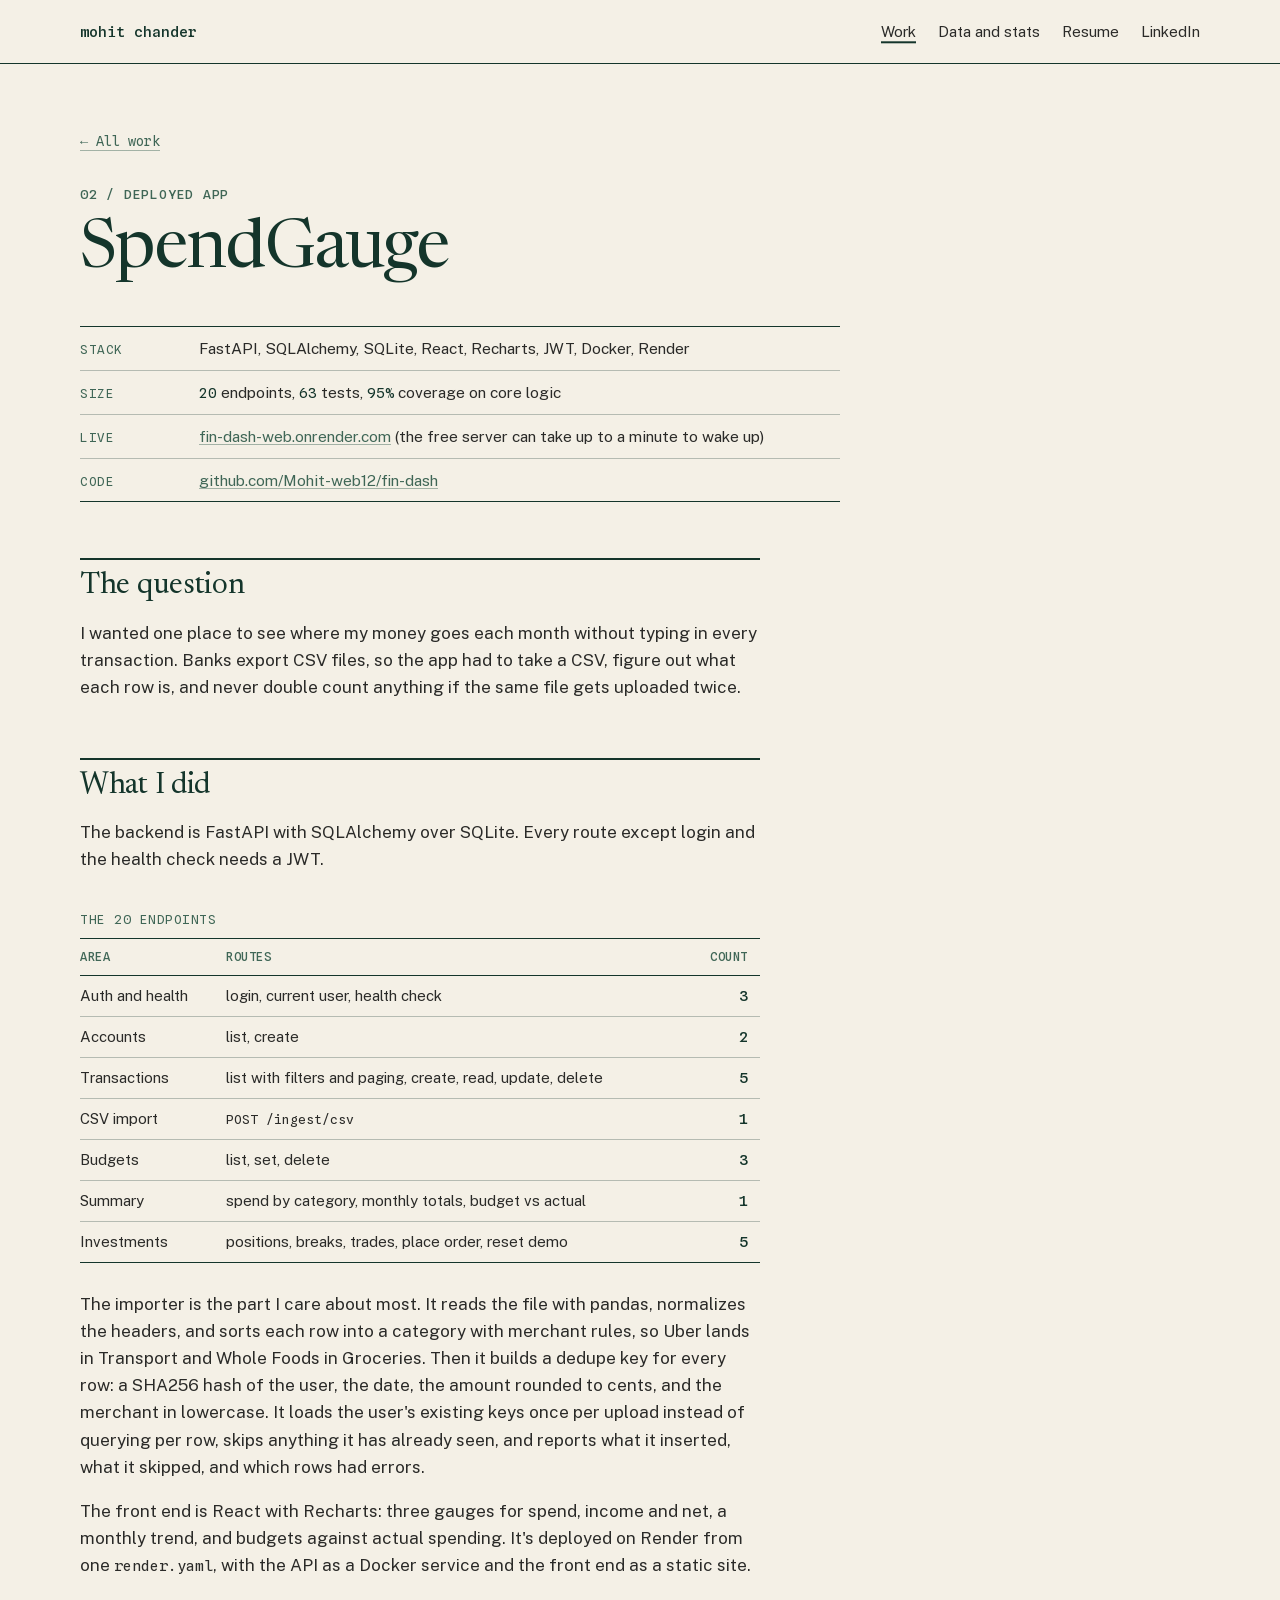
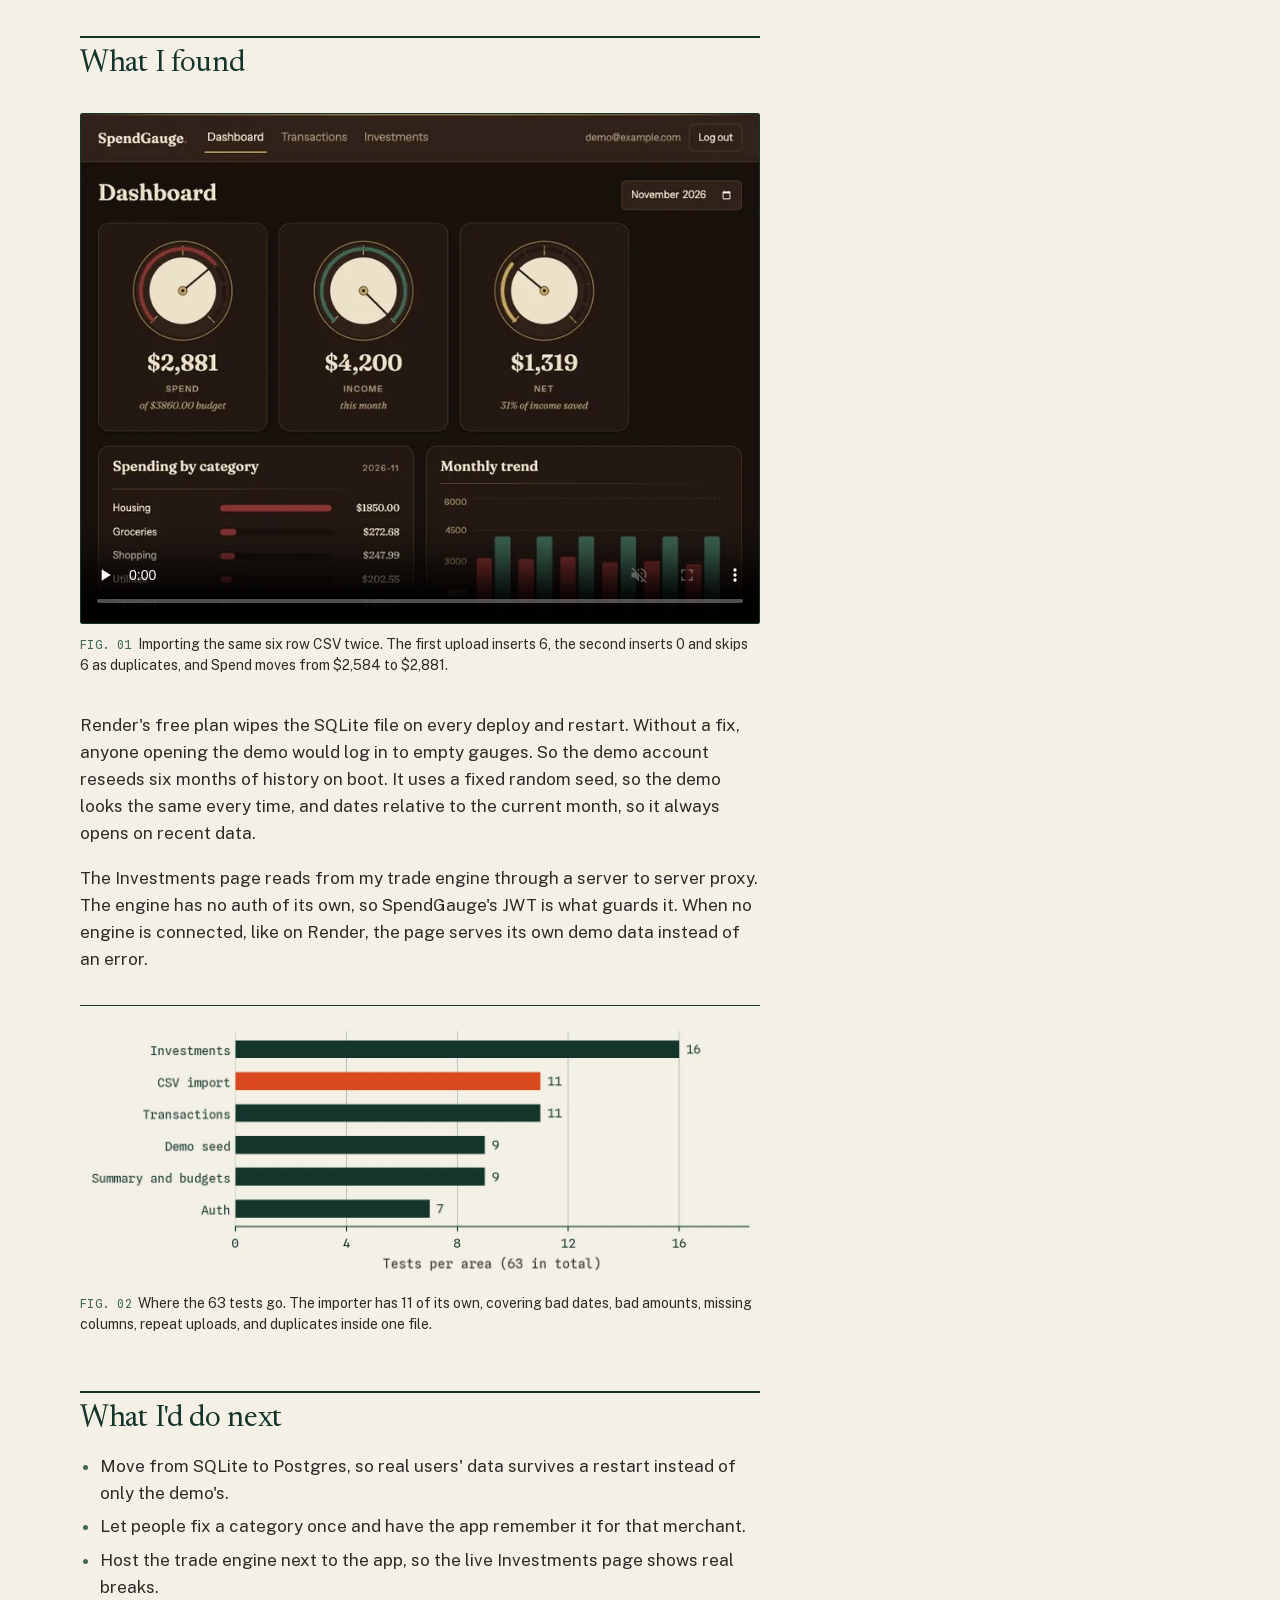
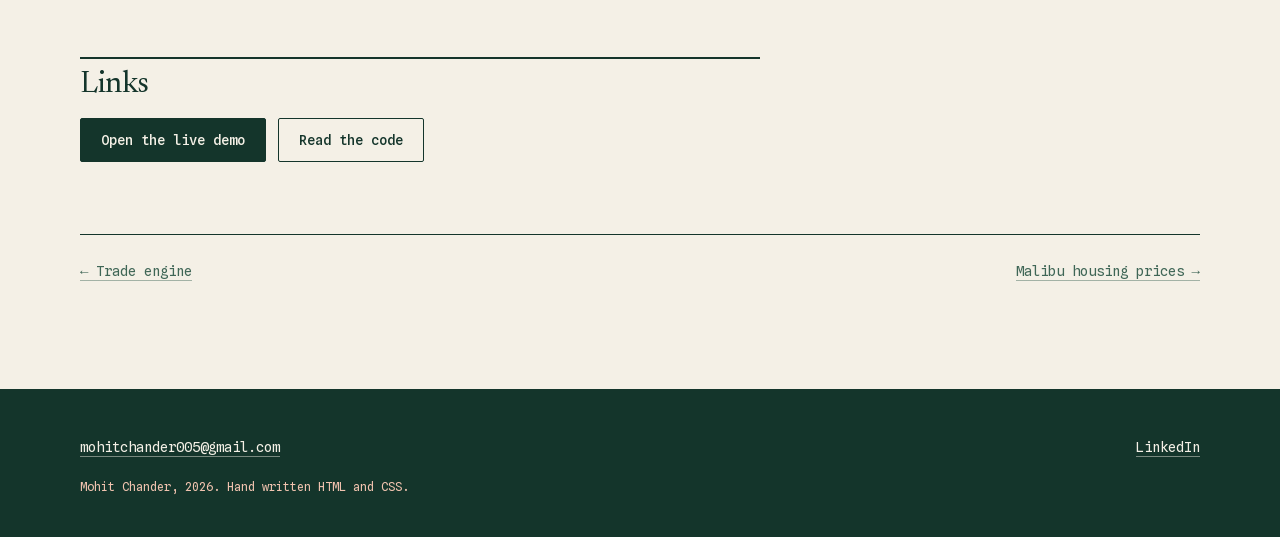
<file: work/spendgauge.html>
<!doctype html>
<html lang="en">
<head>
  <meta charset="utf-8">
  <meta name="viewport" content="width=device-width, initial-scale=1">
  <title>SpendGauge · Mohit Chander</title>
  <meta name="description" content="SpendGauge is a deployed personal finance dashboard: a FastAPI backend with 20 endpoints, a CSV importer that categorizes and dedupes transactions, and a React front end on Render.">
  <link rel="canonical" href="https://mohit-web12.github.io/work/spendgauge.html">
  <meta name="theme-color" content="#F4F0E6">
  <meta property="og:type" content="article">
  <meta property="og:title" content="SpendGauge">
  <meta property="og:description" content="A deployed personal finance dashboard with a CSV importer that never double counts.">
  <meta property="og:url" content="https://mohit-web12.github.io/work/spendgauge.html">
  <meta property="og:image" content="https://mohit-web12.github.io/img/og.png">
  <meta name="twitter:card" content="summary_large_image">
  <link rel="icon" href="../favicon.svg" type="image/svg+xml">
  <link rel="icon" href="../favicon.ico" sizes="32x32">
  <link rel="apple-touch-icon" href="../apple-touch-icon.png">
  <link rel="preload" href="../fonts/newsreader-latin.woff2" as="font" type="font/woff2" crossorigin>
  <link rel="preload" href="../fonts/public-sans-latin.woff2" as="font" type="font/woff2" crossorigin>
  <link rel="stylesheet" href="../css/tokens.css">
  <link rel="stylesheet" href="../css/site.css">
  <script>(function(d){var m=window.matchMedia;if(!(m&&m("(prefers-reduced-motion: reduce)").matches)){d.className+=" reveal-on"+("onpagereveal" in window?"":" pt-fade");setTimeout(function(){if(!window.siteReady)d.classList.remove("reveal-on")},3000)}})(document.documentElement)</script>
  <script src="../js/site.js" defer></script>
</head>
<body>
  <a class="skip-link" href="#main">Skip to content</a>

  <header class="site-header">
    <div class="wrap">
      <a class="wordmark" href="../">mohit chander</a>
      <nav class="site-nav" aria-label="Main">
        <ul>
          <li><a href="../#work">Work</a></li>
          <li><a href="../#data">Data and stats</a></li>
          <li><a href="../resume.pdf">Resume</a></li>
          <li><a href="https://www.linkedin.com/in/mohit-chander/">LinkedIn</a></li>
        </ul>
      </nav>
    </div>
  </header>

  <main id="main" class="writeup wrap">
    <a class="crumb" href="../#work">← All work</a>

    <header class="writeup-head" data-reveal-children>
      <span class="kicker">02 / Deployed app</span>
      <h1>SpendGauge</h1>
    </header>

    <table class="summary-table">
      <tbody data-reveal-children>
        <tr><th scope="row">Stack</th><td>FastAPI, SQLAlchemy, SQLite, React, Recharts, JWT, Docker, Render</td></tr>
        <tr><th scope="row">Size</th><td><span class="num-inline" data-count>20</span> endpoints, <span class="num-inline" data-count>63</span> tests, <span class="num-inline" data-count>95%</span> coverage on core logic</td></tr>
        <tr><th scope="row">Live</th><td><a href="https://fin-dash-web.onrender.com">fin-dash-web.onrender.com</a> (the free server can take up to a minute to wake up)</td></tr>
        <tr><th scope="row">Code</th><td><a href="https://github.com/Mohit-web12/fin-dash">github.com/Mohit-web12/fin-dash</a></td></tr>
      </tbody>
    </table>

    <div class="prose" data-reveal-children>
      <h2 data-reveal="heading"><span class="h-mask">The question</span></h2>
      <p>I wanted one place to see where my money goes each month without typing in every transaction. Banks export CSV files, so the app had to take a CSV, figure out what each row is, and never double count anything if the same file gets uploaded twice.</p>

      <h2 data-reveal="heading"><span class="h-mask">What I did</span></h2>
      <p>The backend is FastAPI with SQLAlchemy over SQLite. Every route except login and the health check needs a JWT.</p>

      <div class="table-wrap">
        <table class="ruled-table">
          <caption>The 20 endpoints</caption>
          <thead><tr><th scope="col">Area</th><th scope="col">Routes</th><th scope="col" class="num">Count</th></tr></thead>
          <tbody>
            <tr><th scope="row">Auth and health</th><td>login, current user, health check</td><td class="num">3</td></tr>
            <tr><th scope="row">Accounts</th><td>list, create</td><td class="num">2</td></tr>
            <tr><th scope="row">Transactions</th><td>list with filters and paging, create, read, update, delete</td><td class="num">5</td></tr>
            <tr><th scope="row">CSV import</th><td><code>POST /ingest/csv</code></td><td class="num">1</td></tr>
            <tr><th scope="row">Budgets</th><td>list, set, delete</td><td class="num">3</td></tr>
            <tr><th scope="row">Summary</th><td>spend by category, monthly totals, budget vs actual</td><td class="num">1</td></tr>
            <tr><th scope="row">Investments</th><td>positions, breaks, trades, place order, reset demo</td><td class="num">5</td></tr>
          </tbody>
        </table>
      </div>

      <p>The importer is the part I care about most. It reads the file with pandas, normalizes the headers, and sorts each row into a category with merchant rules, so Uber lands in Transport and Whole Foods in Groceries. Then it builds a dedupe key for every row: a SHA256 hash of the user, the date, the amount rounded to cents, and the merchant in lowercase. It loads the user's existing keys once per upload instead of querying per row, skips anything it has already seen, and reports what it inserted, what it skipped, and which rows had errors.</p>
      <p>The front end is React with Recharts: three gauges for spend, income and net, a monthly trend, and budgets against actual spending. It's deployed on Render from one <code>render.yaml</code>, with the API as a Docker service and the front end as a static site.</p>

      <h2 data-reveal="heading"><span class="h-mask">What I found</span></h2>
      <figure class="figure" data-reveal="figure">
        <div class="well">
          <video width="800" height="600" controls muted playsinline preload="none" poster="../img/spendgauge-poster.webp" aria-describedby="sg-cap">
            <source src="../img/spendgauge-demo.mp4" type="video/mp4">
          </video>
        </div>
        <figcaption id="sg-cap"><span class="fig-no">FIG. 01</span>Importing the same six row CSV twice. The first upload inserts 6, the second inserts 0 and skips 6 as duplicates, and Spend moves from $2,584 to $2,881.</figcaption>
      </figure>

      <p>Render's free plan wipes the SQLite file on every deploy and restart. Without a fix, anyone opening the demo would log in to empty gauges. So the demo account reseeds six months of history on boot. It uses a fixed random seed, so the demo looks the same every time, and dates relative to the current month, so it always opens on recent data.</p>
      <p>The Investments page reads from my trade engine through a server to server proxy. The engine has no auth of its own, so SpendGauge's JWT is what guards it. When no engine is connected, like on Render, the page serves its own demo data instead of an error.</p>

      <figure class="figure chart" data-reveal="figure">
        <img src="../img/charts/sg-tests.webp" width="1396" height="540" loading="lazy" decoding="async" alt="Bar chart of tests per area: Investments 16, CSV import 11, Transactions 11, Demo seed 9, Summary and budgets 9, Auth 7. 63 in total.">
        <figcaption><span class="fig-no">FIG. 02</span>Where the 63 tests go. The importer has 11 of its own, covering bad dates, bad amounts, missing columns, repeat uploads, and duplicates inside one file.</figcaption>
      </figure>

      <h2 data-reveal="heading"><span class="h-mask">What I'd do next</span></h2>
      <ul>
        <li>Move from SQLite to Postgres, so real users' data survives a restart instead of only the demo's.</li>
        <li>Let people fix a category once and have the app remember it for that merchant.</li>
        <li>Host the trade engine next to the app, so the live Investments page shows real breaks.</li>
      </ul>

      <h2 data-reveal="heading"><span class="h-mask">Links</span></h2>
      <div class="next-links">
        <a class="btn btn-dark" href="https://fin-dash-web.onrender.com">Open the live demo</a>
        <a class="btn" href="https://github.com/Mohit-web12/fin-dash">Read the code</a>
      </div>
    </div>

    <nav class="pager" aria-label="More write ups" data-reveal>
      <a href="trade-engine.html">← Trade engine</a>
      <a href="malibu-housing.html">Malibu housing prices →</a>
    </nav>
  </main>

  <footer class="site-footer">
    <div class="wrap" data-reveal-children>
      <a href="mailto:mohitchander005@gmail.com">mohitchander005@gmail.com</a>
      <ul>
        <li><a href="https://www.linkedin.com/in/mohit-chander/">LinkedIn</a></li>
      </ul>
      <small>Mohit Chander, 2026. Hand written HTML and CSS.</small>
    </div>
  </footer>
</body>
</html>
</file>
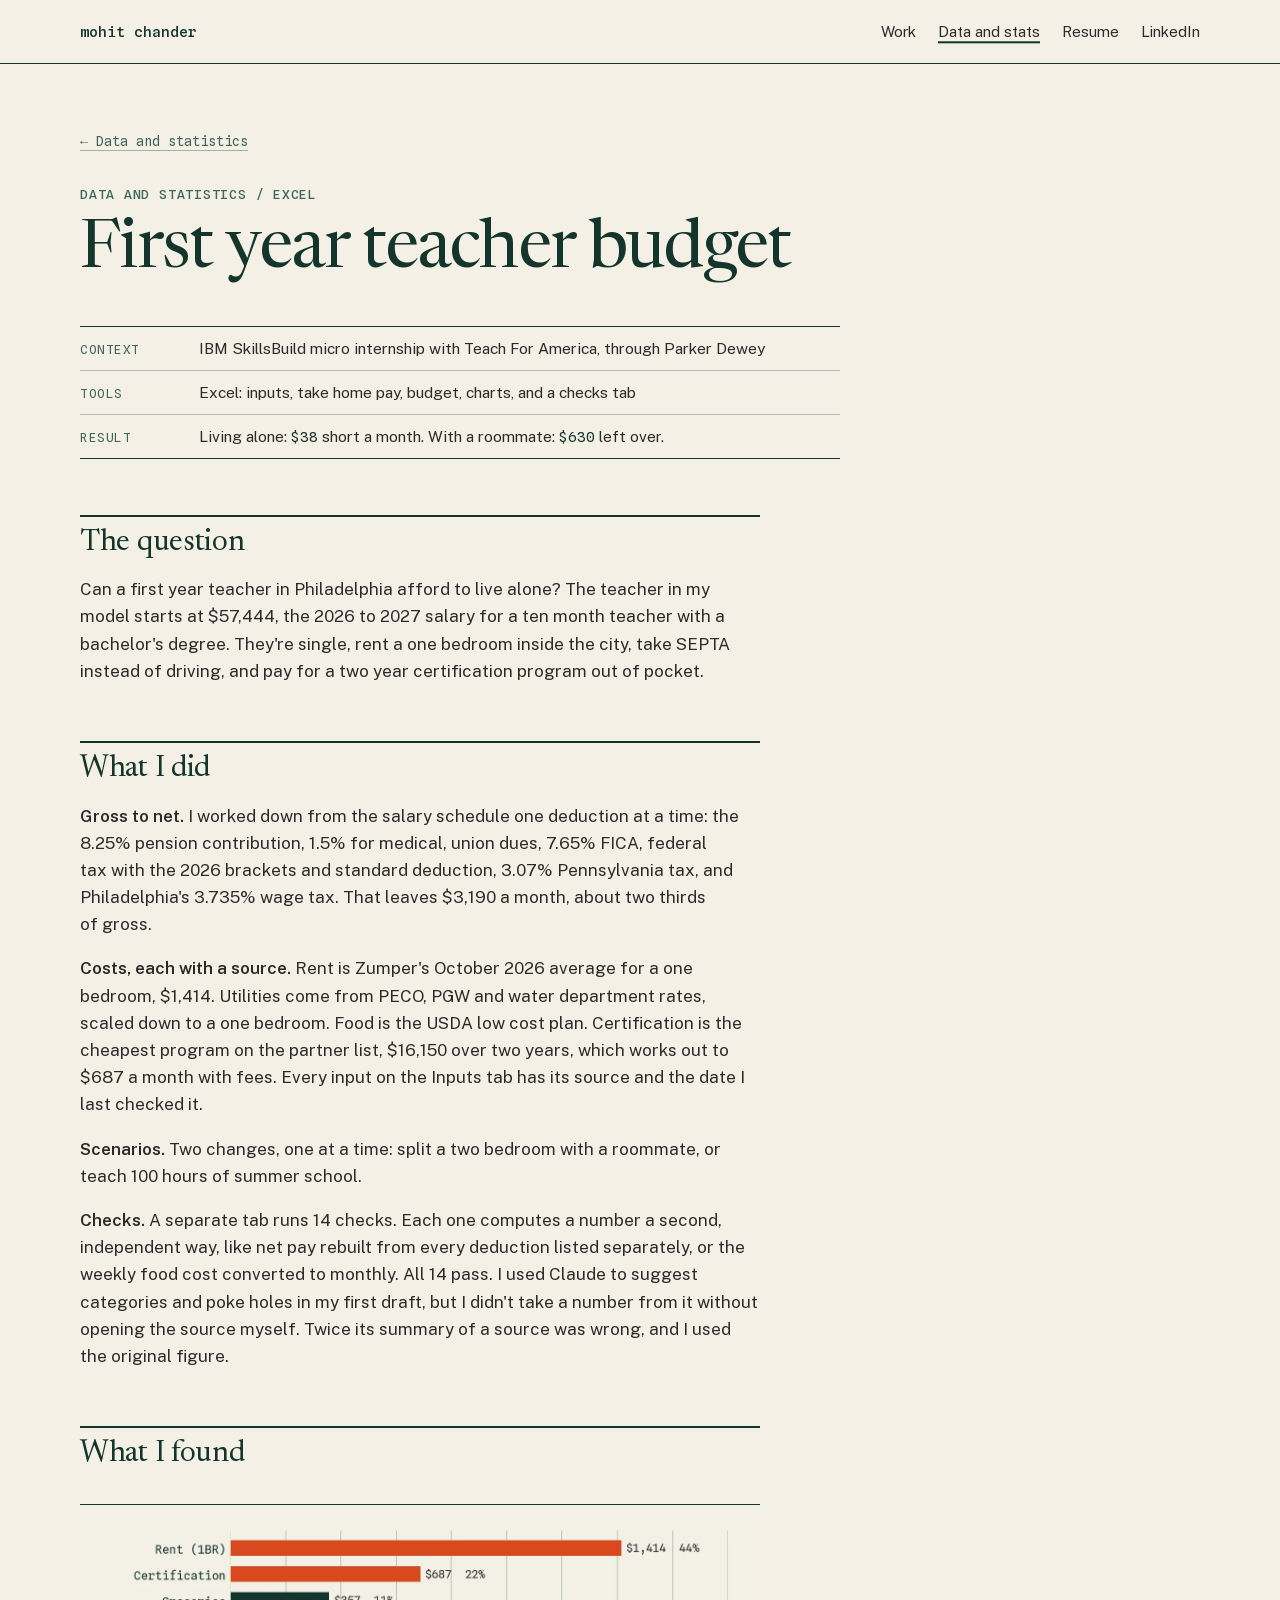
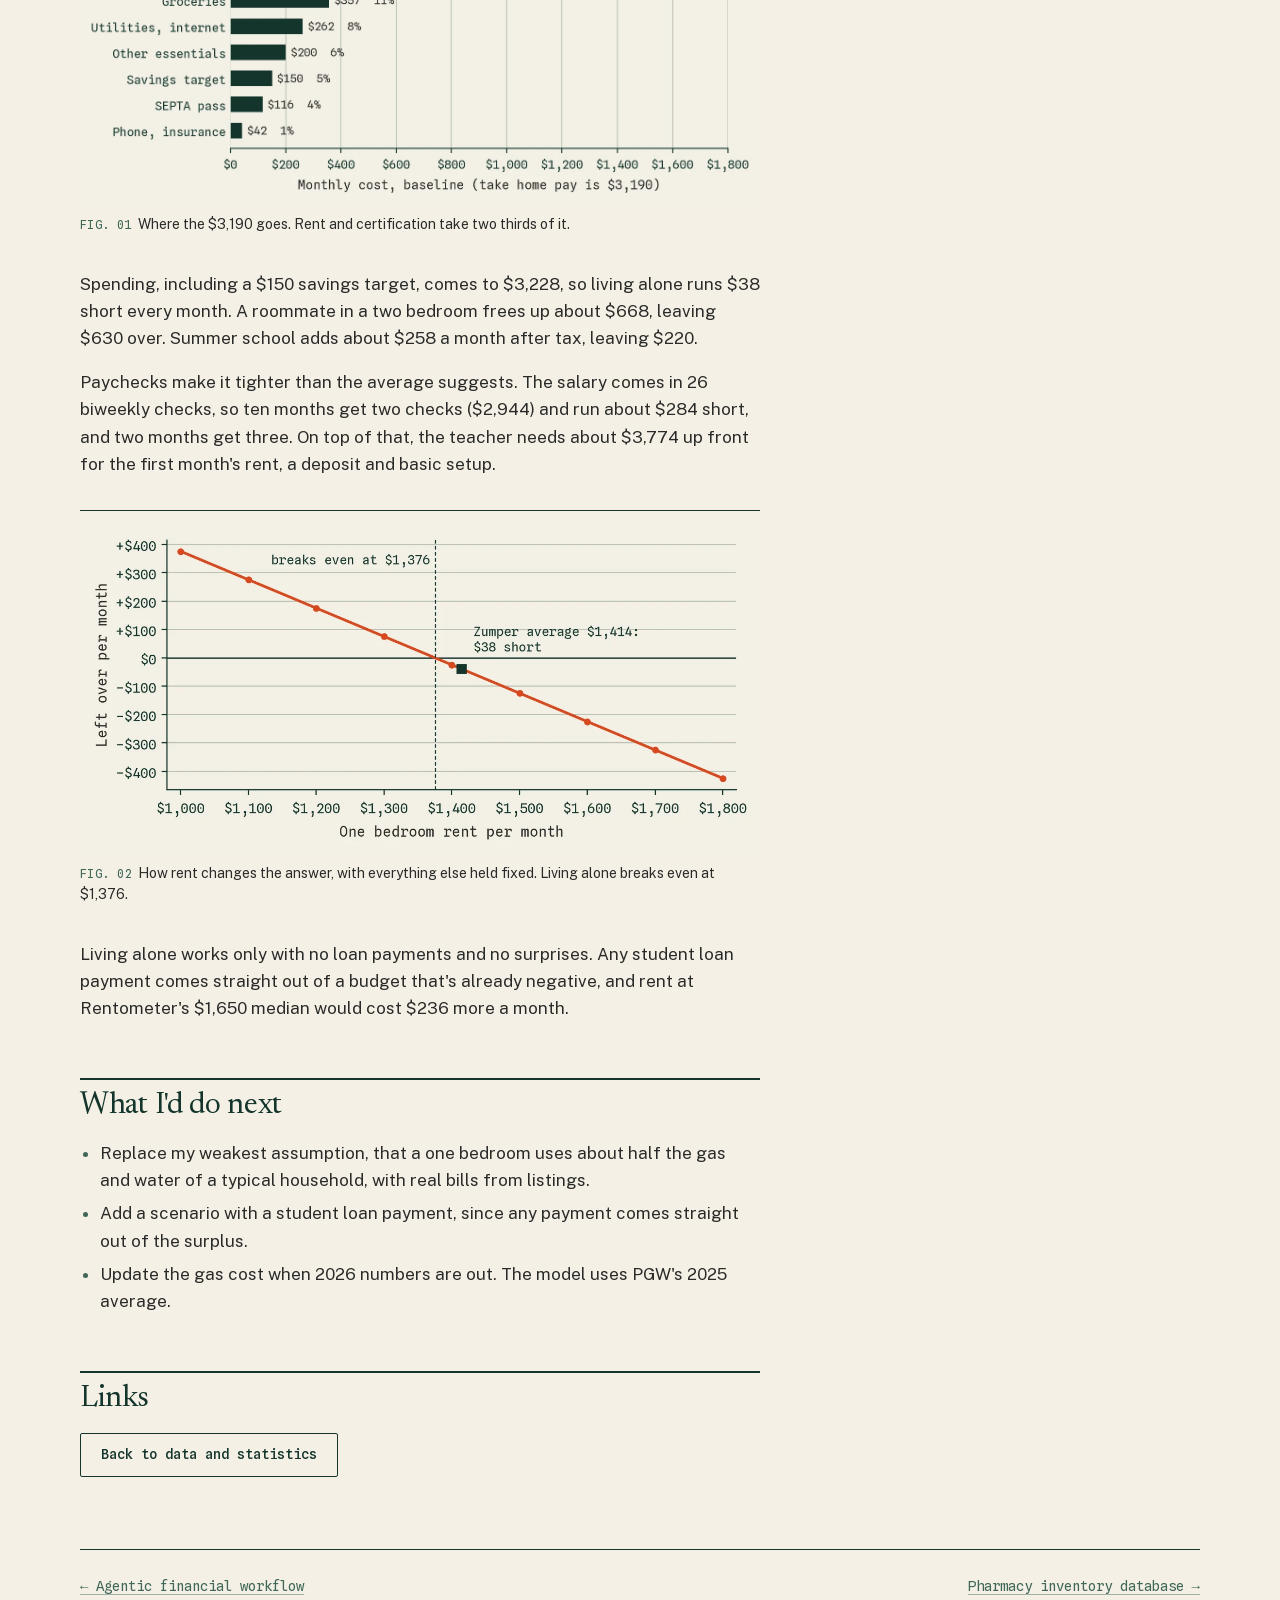
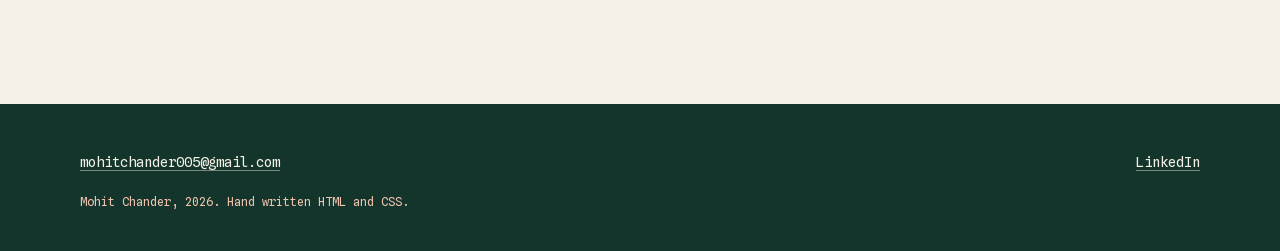
<file: work/teacher-budget.html>
<!doctype html>
<html lang="en">
<head>
  <meta charset="utf-8">
  <meta name="viewport" content="width=device-width, initial-scale=1">
  <title>First year teacher budget · Mohit Chander</title>
  <meta name="description" content="Can a first year Philadelphia teacher on $57,444 afford to live alone? A sourced Excel model of take home pay, costs and scenarios: $38 short a month alone, $630 left over with a roommate.">
  <link rel="canonical" href="https://mohit-web12.github.io/work/teacher-budget.html">
  <meta name="theme-color" content="#F4F0E6">
  <meta property="og:type" content="article">
  <meta property="og:title" content="First year teacher budget">
  <meta property="og:description" content="Can a new Philadelphia teacher on $57,444 afford to live alone?">
  <meta property="og:url" content="https://mohit-web12.github.io/work/teacher-budget.html">
  <meta property="og:image" content="https://mohit-web12.github.io/img/og.png">
  <meta name="twitter:card" content="summary_large_image">
  <link rel="icon" href="../favicon.svg" type="image/svg+xml">
  <link rel="icon" href="../favicon.ico" sizes="32x32">
  <link rel="apple-touch-icon" href="../apple-touch-icon.png">
  <link rel="preload" href="../fonts/newsreader-latin.woff2" as="font" type="font/woff2" crossorigin>
  <link rel="preload" href="../fonts/public-sans-latin.woff2" as="font" type="font/woff2" crossorigin>
  <link rel="stylesheet" href="../css/tokens.css">
  <link rel="stylesheet" href="../css/site.css">
  <script>(function(d){var m=window.matchMedia;if(!(m&&m("(prefers-reduced-motion: reduce)").matches)){d.className+=" reveal-on"+("onpagereveal" in window?"":" pt-fade");setTimeout(function(){if(!window.siteReady)d.classList.remove("reveal-on")},3000)}})(document.documentElement)</script>
  <script src="../js/site.js" defer></script>
</head>
<body>
  <a class="skip-link" href="#main">Skip to content</a>

  <header class="site-header">
    <div class="wrap">
      <a class="wordmark" href="../">mohit chander</a>
      <nav class="site-nav" aria-label="Main">
        <ul>
          <li><a href="../#work">Work</a></li>
          <li><a href="../#data">Data and stats</a></li>
          <li><a href="../resume.pdf">Resume</a></li>
          <li><a href="https://www.linkedin.com/in/mohit-chander/">LinkedIn</a></li>
        </ul>
      </nav>
    </div>
  </header>

  <main id="main" class="writeup wrap">
    <a class="crumb" href="../#data">← Data and statistics</a>

    <header class="writeup-head" data-reveal-children>
      <span class="kicker">Data and statistics / Excel</span>
      <h1>First year teacher budget</h1>
    </header>

    <table class="summary-table">
      <tbody data-reveal-children>
        <tr><th scope="row">Context</th><td>IBM SkillsBuild micro internship with Teach For America, through Parker Dewey</td></tr>
        <tr><th scope="row">Tools</th><td>Excel: inputs, take home pay, budget, charts, and a checks tab</td></tr>
        <tr><th scope="row">Result</th><td>Living alone: <span class="num-inline" data-count>$38</span> short a month. With a roommate: <span class="num-inline" data-count>$630</span> left over.</td></tr>
      </tbody>
    </table>

    <div class="prose" data-reveal-children>
      <h2 data-reveal="heading"><span class="h-mask">The question</span></h2>
      <p>Can a first year teacher in Philadelphia afford to live alone? The teacher in my model starts at $57,444, the 2026 to 2027 salary for a ten month teacher with a bachelor's degree. They're single, rent a one bedroom inside the city, take SEPTA instead of driving, and pay for a two year certification program out of pocket.</p>

      <h2 data-reveal="heading"><span class="h-mask">What I did</span></h2>
      <p><strong>Gross to net.</strong> I worked down from the salary schedule one deduction at a time: the 8.25% pension contribution, 1.5% for medical, union dues, 7.65% FICA, federal tax with the 2026 brackets and standard deduction, 3.07% Pennsylvania tax, and Philadelphia's 3.735% wage tax. That leaves $3,190 a month, about two thirds of gross.</p>
      <p><strong>Costs, each with a source.</strong> Rent is Zumper's October 2026 average for a one bedroom, $1,414. Utilities come from PECO, PGW and water department rates, scaled down to a one bedroom. Food is the USDA low cost plan. Certification is the cheapest program on the partner list, $16,150 over two years, which works out to $687 a month with fees. Every input on the Inputs tab has its source and the date I last checked it.</p>
      <p><strong>Scenarios.</strong> Two changes, one at a time: split a two bedroom with a roommate, or teach 100 hours of summer school.</p>
      <p><strong>Checks.</strong> A separate tab runs 14 checks. Each one computes a number a second, independent way, like net pay rebuilt from every deduction listed separately, or the weekly food cost converted to monthly. All 14 pass. I used Claude to suggest categories and poke holes in my first draft, but I didn't take a number from it without opening the source myself. Twice its summary of a source was wrong, and I used the original figure.</p>

      <h2 data-reveal="heading"><span class="h-mask">What I found</span></h2>
      <figure class="figure chart" data-reveal="figure">
        <img src="../img/charts/tb-where.webp" width="1441" height="604" loading="lazy" decoding="async" alt="Bar chart of monthly costs against $3,190 take home pay. Rent $1,414, 44%. Certification $687, 22%. Groceries $357, 11%. Utilities and internet $262, 8%. Other essentials $200, 6%. Savings target $150, 5%. SEPTA pass $116, 4%. Phone and insurance $42, 1%.">
        <figcaption><span class="fig-no">FIG. 01</span>Where the $3,190 goes. Rent and certification take two thirds of it.</figcaption>
      </figure>
      <p>Spending, including a $150 savings target, comes to $3,228, so living alone runs $38 short every month. A roommate in a two bedroom frees up about $668, leaving $630 over. Summer school adds about $258 a month after tax, leaving $220.</p>
      <p>Paychecks make it tighter than the average suggests. The salary comes in 26 biweekly checks, so ten months get two checks ($2,944) and run about $284 short, and two months get three. On top of that, the teacher needs about $3,774 up front for the first month's rent, a deposit and basic setup.</p>

      <figure class="figure chart" data-reveal="figure">
        <img src="../img/charts/tb-rent.webp" width="1259" height="607" loading="lazy" decoding="async" alt="Line chart of money left over each month against one bedroom rent. At $1,000 rent there is $376 left; at $1,800 the teacher is $424 short. The line crosses zero at $1,376. The Zumper average of $1,414 leaves the teacher $38 short.">
        <figcaption><span class="fig-no">FIG. 02</span>How rent changes the answer, with everything else held fixed. Living alone breaks even at $1,376.</figcaption>
      </figure>
      <p>Living alone works only with no loan payments and no surprises. Any student loan payment comes straight out of a budget that's already negative, and rent at Rentometer's $1,650 median would cost $236 more a month.</p>

      <h2 data-reveal="heading"><span class="h-mask">What I'd do next</span></h2>
      <ul>
        <li>Replace my weakest assumption, that a one bedroom uses about half the gas and water of a typical household, with real bills from listings.</li>
        <li>Add a scenario with a student loan payment, since any payment comes straight out of the surplus.</li>
        <li>Update the gas cost when 2026 numbers are out. The model uses PGW's 2025 average.</li>
      </ul>

      <h2 data-reveal="heading"><span class="h-mask">Links</span></h2>
      <div class="next-links">
        <a class="btn" href="../#data">Back to data and statistics</a>
      </div>
    </div>

    <nav class="pager" aria-label="More write ups" data-reveal>
      <a href="agentic-workflow.html">← Agentic financial workflow</a>
      <a href="pharmacy-database.html">Pharmacy inventory database →</a>
    </nav>
  </main>

  <footer class="site-footer">
    <div class="wrap" data-reveal-children>
      <a href="mailto:mohitchander005@gmail.com">mohitchander005@gmail.com</a>
      <ul>
        <li><a href="https://www.linkedin.com/in/mohit-chander/">LinkedIn</a></li>
      </ul>
      <small>Mohit Chander, 2026. Hand written HTML and CSS.</small>
    </div>
  </footer>
</body>
</html>
</file>
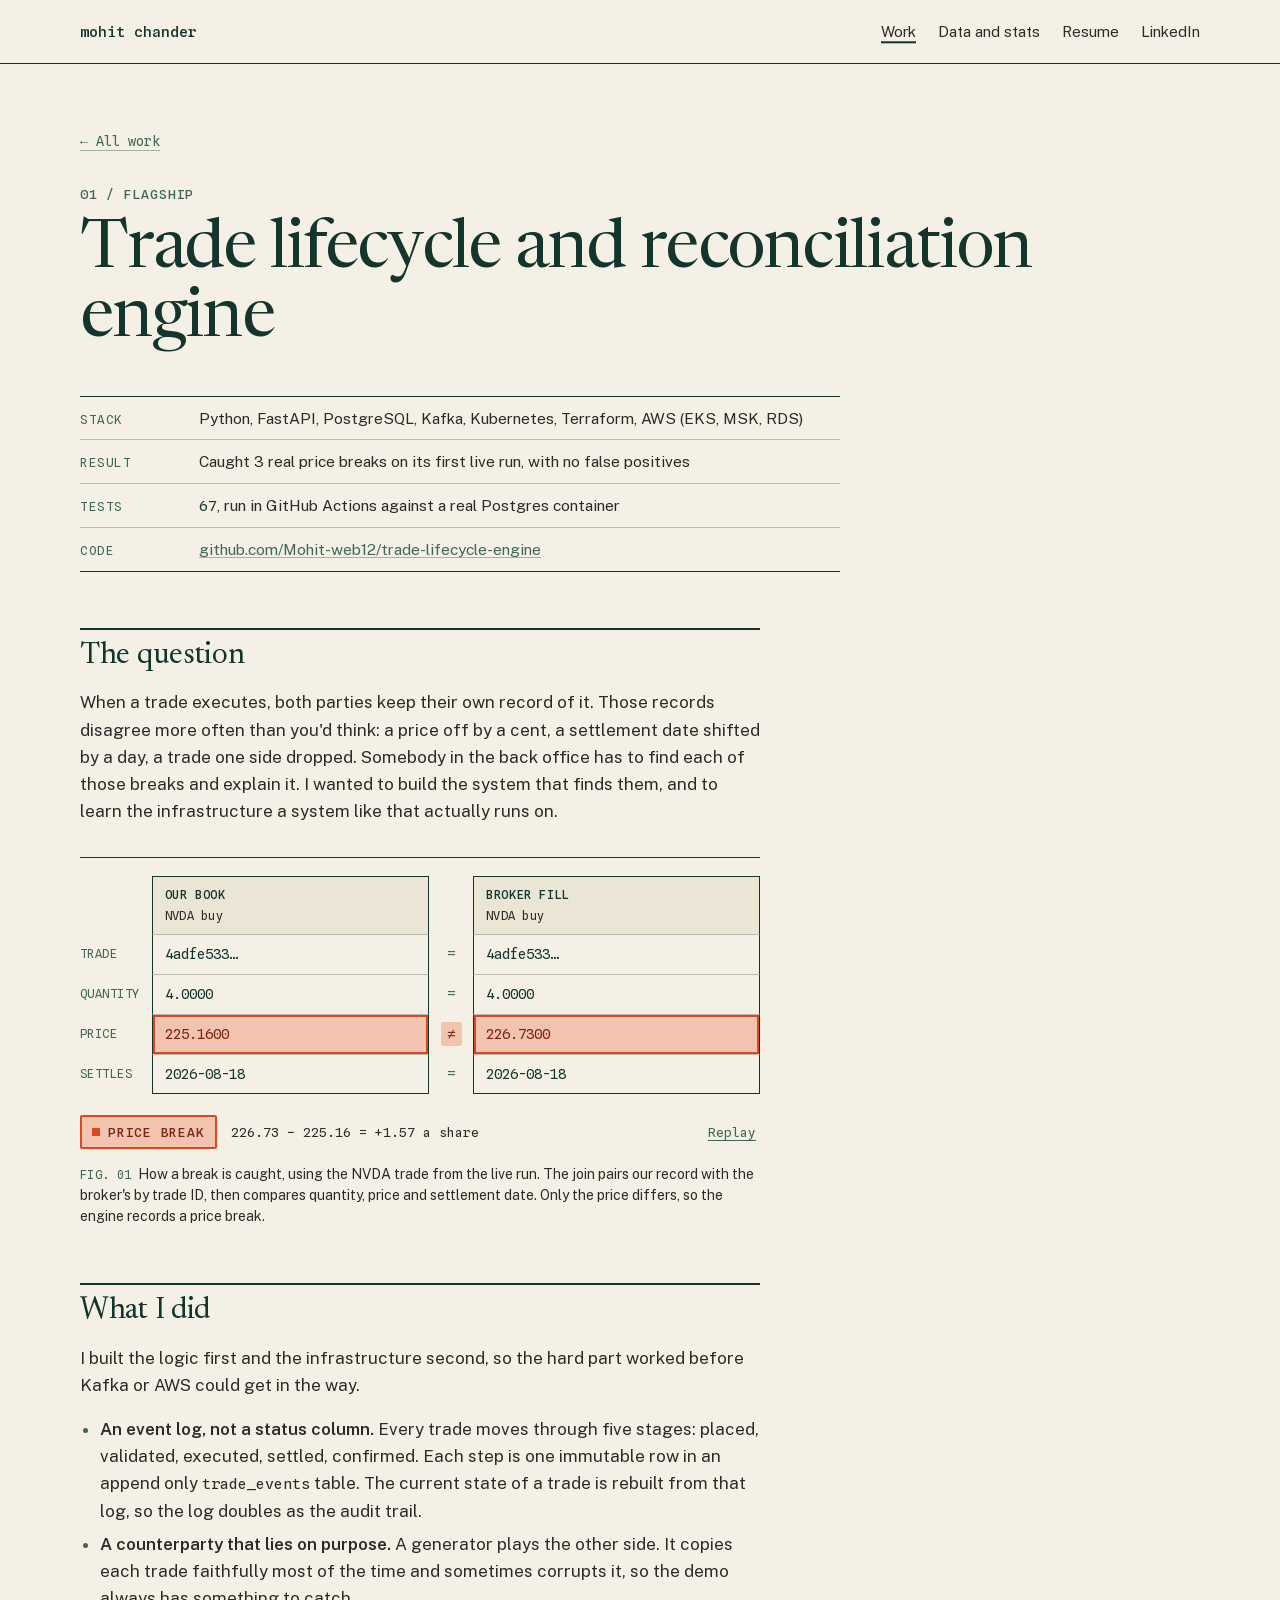
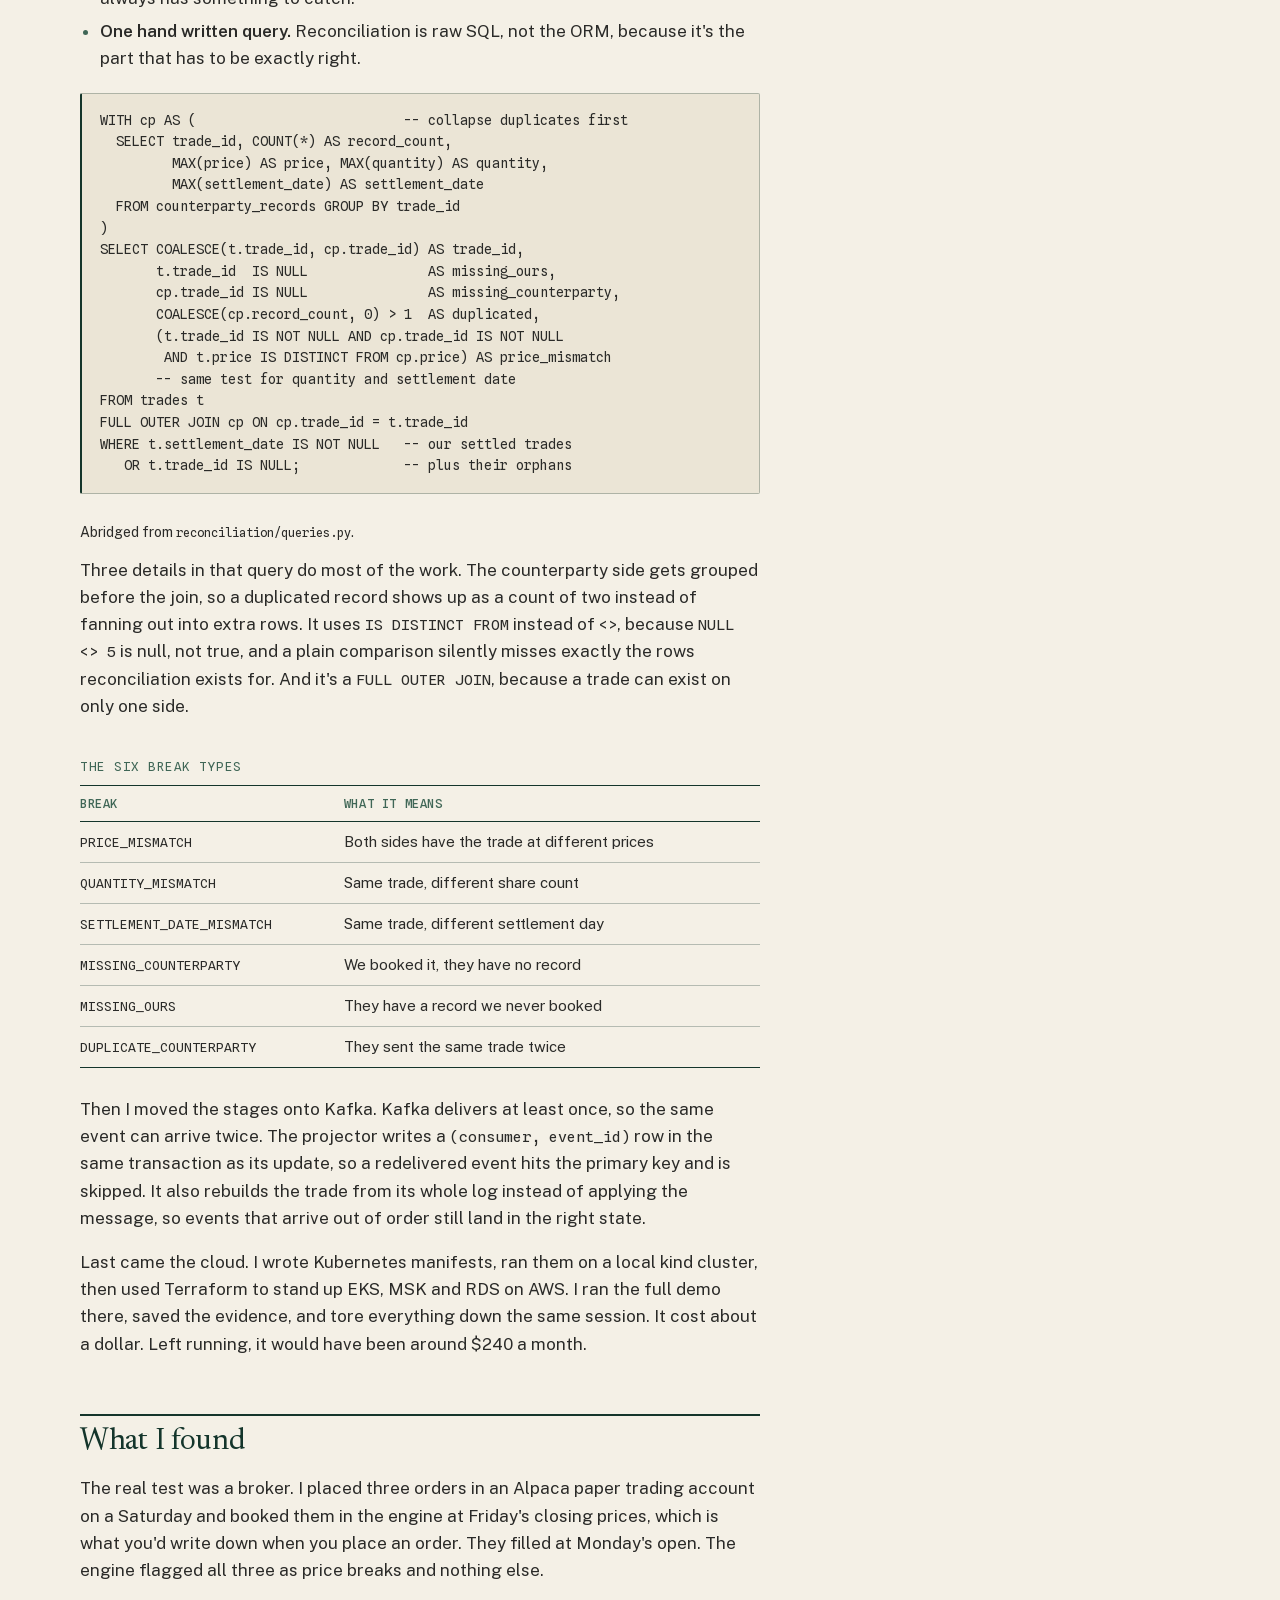
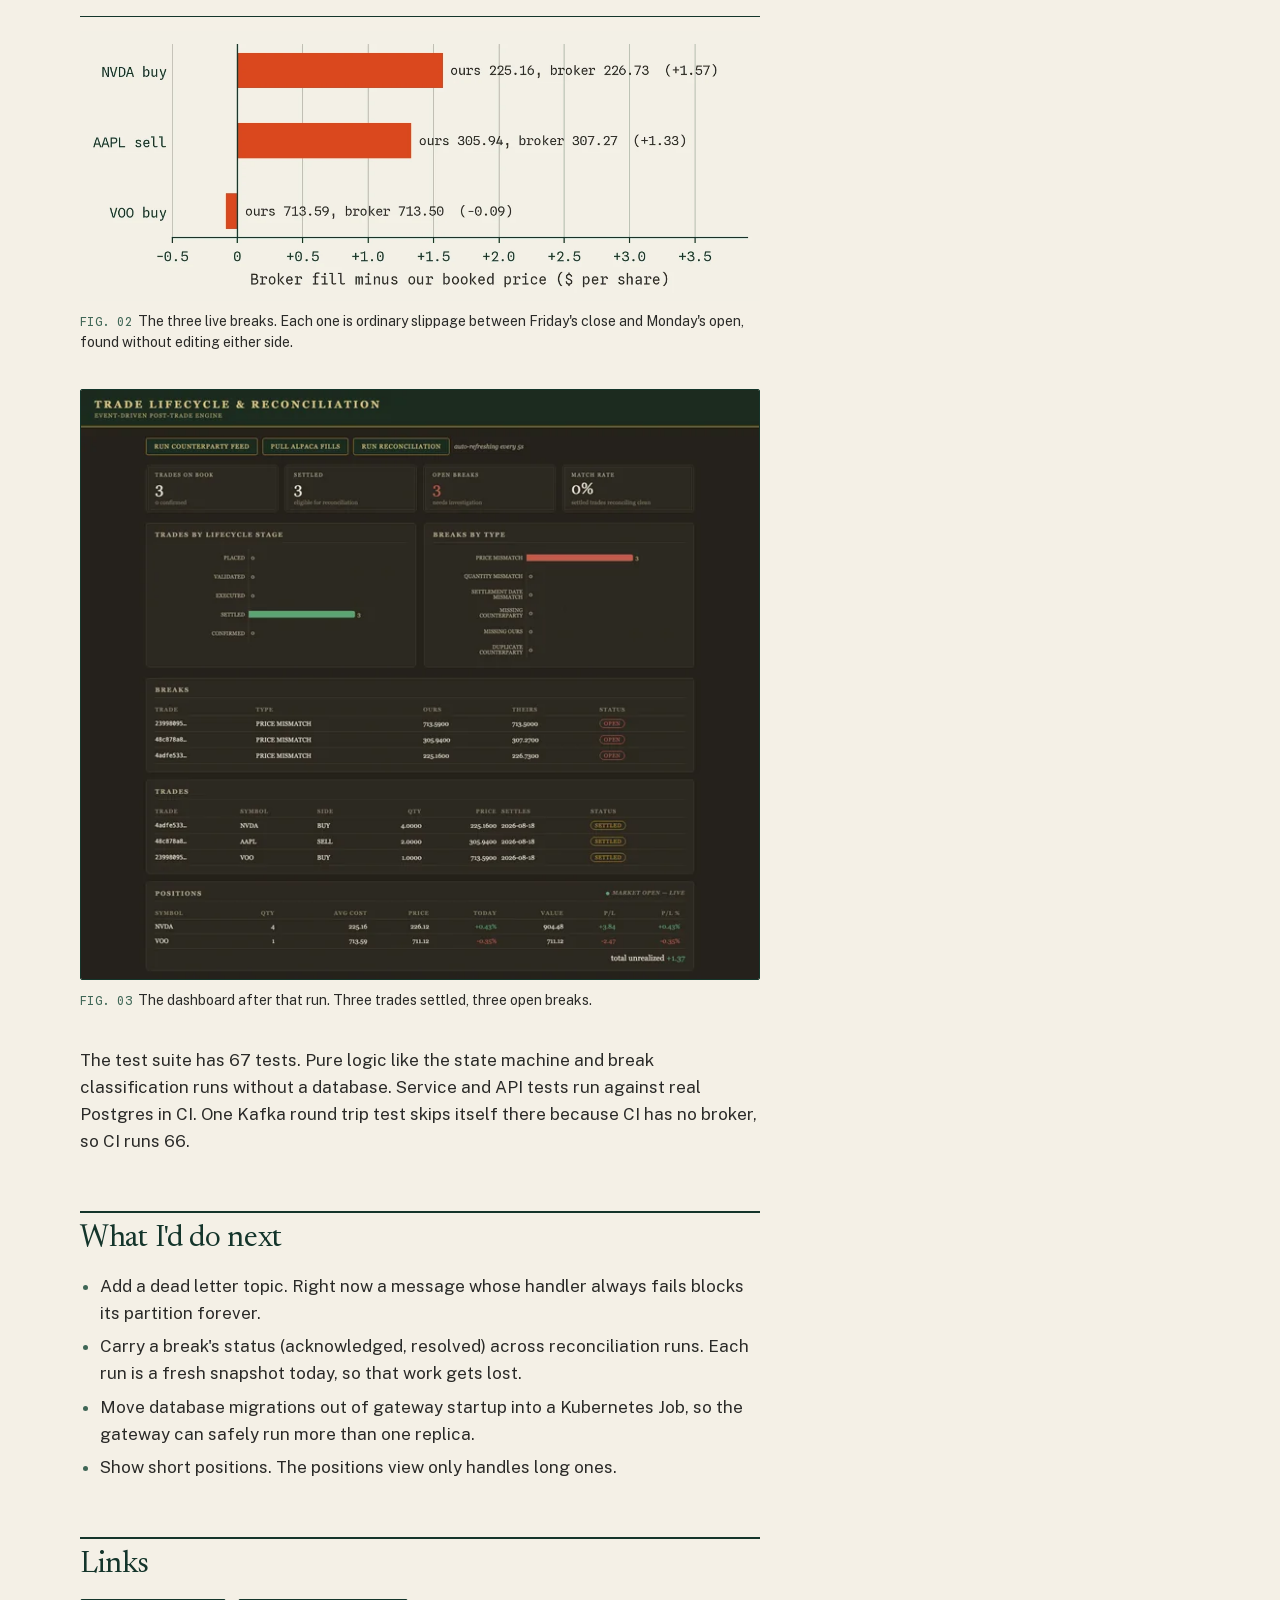
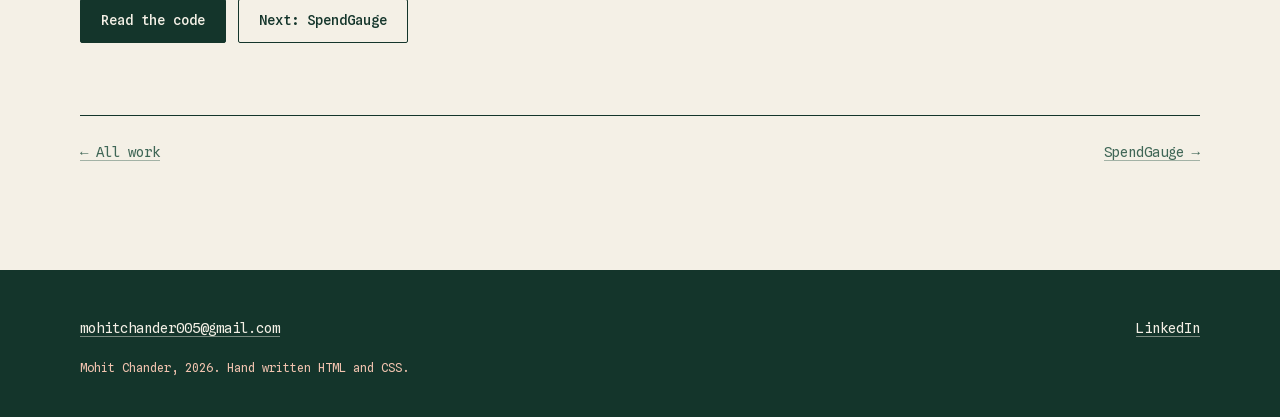
<file: work/trade-engine.html>
<!doctype html>
<html lang="en">
<head>
  <meta charset="utf-8">
  <meta name="viewport" content="width=device-width, initial-scale=1">
  <title>Trade lifecycle and reconciliation engine · Mohit Chander</title>
  <meta name="description" content="How my trade engine catches settlement breaks: an append only event log, a FULL OUTER JOIN against the counterparty, idempotent Kafka consumers, and a live run against real broker fills.">
  <link rel="canonical" href="https://mohit-web12.github.io/work/trade-engine.html">
  <meta name="theme-color" content="#F4F0E6">
  <meta property="og:type" content="article">
  <meta property="og:title" content="Trade lifecycle and reconciliation engine">
  <meta property="og:description" content="How the engine catches settlement breaks, and the three real ones it found on its first live run.">
  <meta property="og:url" content="https://mohit-web12.github.io/work/trade-engine.html">
  <meta property="og:image" content="https://mohit-web12.github.io/img/og.png">
  <meta name="twitter:card" content="summary_large_image">
  <link rel="icon" href="../favicon.svg" type="image/svg+xml">
  <link rel="icon" href="../favicon.ico" sizes="32x32">
  <link rel="apple-touch-icon" href="../apple-touch-icon.png">
  <link rel="preload" href="../fonts/newsreader-latin.woff2" as="font" type="font/woff2" crossorigin>
  <link rel="preload" href="../fonts/public-sans-latin.woff2" as="font" type="font/woff2" crossorigin>
  <link rel="stylesheet" href="../css/tokens.css">
  <link rel="stylesheet" href="../css/site.css">
  <script>(function(d){var m=window.matchMedia;if(!(m&&m("(prefers-reduced-motion: reduce)").matches)){d.className+=" reveal-on"+("onpagereveal" in window?"":" pt-fade");setTimeout(function(){if(!window.siteReady)d.classList.remove("reveal-on")},3000)}})(document.documentElement)</script>
  <script src="../js/site.js" defer></script>
</head>
<body>
  <a class="skip-link" href="#main">Skip to content</a>

  <header class="site-header">
    <div class="wrap">
      <a class="wordmark" href="../">mohit chander</a>
      <nav class="site-nav" aria-label="Main">
        <ul>
          <li><a href="../#work">Work</a></li>
          <li><a href="../#data">Data and stats</a></li>
          <li><a href="../resume.pdf">Resume</a></li>
          <li><a href="https://www.linkedin.com/in/mohit-chander/">LinkedIn</a></li>
        </ul>
      </nav>
    </div>
  </header>

  <main id="main" class="writeup wrap">
    <a class="crumb" href="../#work">← All work</a>

    <header class="writeup-head" data-reveal-children>
      <span class="kicker">01 / Flagship</span>
      <h1>Trade lifecycle and reconciliation engine</h1>
    </header>

    <table class="summary-table">
      <tbody data-reveal-children>
        <tr><th scope="row">Stack</th><td>Python, FastAPI, PostgreSQL, Kafka, Kubernetes, Terraform, AWS (EKS, MSK, RDS)</td></tr>
        <tr><th scope="row">Result</th><td>Caught 3 real price breaks on its first live run, with no false positives</td></tr>
        <tr><th scope="row">Tests</th><td><span class="num-inline" data-count>67</span>, run in GitHub Actions against a real Postgres container</td></tr>
        <tr><th scope="row">Code</th><td><a href="https://github.com/Mohit-web12/trade-lifecycle-engine">github.com/Mohit-web12/trade-lifecycle-engine</a></td></tr>
      </tbody>
    </table>

    <div class="prose" data-reveal-children>
      <h2 data-reveal="heading"><span class="h-mask">The question</span></h2>
      <p>When a trade executes, both parties keep their own record of it. Those records disagree more often than you'd think: a price off by a cent, a settlement date shifted by a day, a trade one side dropped. Somebody in the back office has to find each of those breaks and explain it. I wanted to build the system that finds them, and to learn the infrastructure a system like that actually runs on.</p>

      <figure class="figure" id="how-a-break-is-caught">
        <div class="break-demo" data-break-demo>
          <table class="break-grid">
            <caption class="visually-hidden">Our booked NVDA trade compared with the broker's fill, field by field</caption>
            <thead>
              <tr style="--r:0">
                <th scope="col" class="field"><span class="visually-hidden">Field</span></th>
                <th scope="col" class="ours">Our book<span class="sub">NVDA buy</span></th>
                <th scope="col" class="match"><span class="visually-hidden">Match</span></th>
                <th scope="col" class="theirs">Broker fill<span class="sub">NVDA buy</span></th>
              </tr>
            </thead>
            <tbody>
              <tr style="--r:0">
                <th scope="row" class="field">Trade</th>
                <td class="ours">4adfe533…</td>
                <td class="match"><span class="sym" aria-hidden="true">=</span><span class="visually-hidden">matches</span></td>
                <td class="theirs">4adfe533…</td>
              </tr>
              <tr style="--r:1">
                <th scope="row" class="field">Quantity</th>
                <td class="ours">4.0000</td>
                <td class="match"><span class="sym" aria-hidden="true">=</span><span class="visually-hidden">matches</span></td>
                <td class="theirs">4.0000</td>
              </tr>
              <tr class="is-break" style="--r:2">
                <th scope="row" class="field">Price</th>
                <td class="ours">225.1600</td>
                <td class="match"><span class="sym" aria-hidden="true">≠</span><span class="visually-hidden">does not match</span></td>
                <td class="theirs">226.7300</td>
              </tr>
              <tr style="--r:3">
                <th scope="row" class="field">Settles</th>
                <td class="ours">2026-08-18</td>
                <td class="match"><span class="sym" aria-hidden="true">=</span><span class="visually-hidden">matches</span></td>
                <td class="theirs">2026-08-18</td>
              </tr>
            </tbody>
          </table>
          <div class="break-result">
            <span class="break-tag"><span class="mark" aria-hidden="true"></span>PRICE BREAK</span>
            <span class="break-detail">226.73 − 225.16 = +1.57 a share</span>
            <button class="demo-toggle break-replay" type="button" hidden>Replay</button>
          </div>
        </div>
        <figcaption><span class="fig-no">FIG. 01</span>How a break is caught, using the NVDA trade from the live run. The join pairs our record with the broker's by trade ID, then compares quantity, price and settlement date. Only the price differs, so the engine records a price break.</figcaption>
      </figure>

      <h2 data-reveal="heading"><span class="h-mask">What I did</span></h2>
      <p>I built the logic first and the infrastructure second, so the hard part worked before Kafka or AWS could get in the way.</p>
      <ul>
        <li><strong>An event log, not a status column.</strong> Every trade moves through five stages: placed, validated, executed, settled, confirmed. Each step is one immutable row in an append only <code>trade_events</code> table. The current state of a trade is rebuilt from that log, so the log doubles as the audit trail.</li>
        <li><strong>A counterparty that lies on purpose.</strong> A generator plays the other side. It copies each trade faithfully most of the time and sometimes corrupts it, so the demo always has something to catch.</li>
        <li><strong>One hand written query.</strong> Reconciliation is raw SQL, not the ORM, because it's the part that has to be exactly right.</li>
      </ul>

<pre><code>WITH cp AS (                          -- collapse duplicates first
  SELECT trade_id, COUNT(*) AS record_count,
         MAX(price) AS price, MAX(quantity) AS quantity,
         MAX(settlement_date) AS settlement_date
  FROM counterparty_records GROUP BY trade_id
)
SELECT COALESCE(t.trade_id, cp.trade_id) AS trade_id,
       t.trade_id  IS NULL               AS missing_ours,
       cp.trade_id IS NULL               AS missing_counterparty,
       COALESCE(cp.record_count, 0) &gt; 1  AS duplicated,
       (t.trade_id IS NOT NULL AND cp.trade_id IS NOT NULL
        AND t.price IS DISTINCT FROM cp.price) AS price_mismatch
       -- same test for quantity and settlement date
FROM trades t
FULL OUTER JOIN cp ON cp.trade_id = t.trade_id
WHERE t.settlement_date IS NOT NULL   -- our settled trades
   OR t.trade_id IS NULL;             -- plus their orphans</code></pre>
      <p class="caption">Abridged from <code>reconciliation/queries.py</code>.</p>

      <p>Three details in that query do most of the work. The counterparty side gets grouped before the join, so a duplicated record shows up as a count of two instead of fanning out into extra rows. It uses <code>IS DISTINCT FROM</code> instead of <code>&lt;&gt;</code>, because <code>NULL &lt;&gt; 5</code> is null, not true, and a plain comparison silently misses exactly the rows reconciliation exists for. And it's a <code>FULL OUTER JOIN</code>, because a trade can exist on only one side.</p>

      <div class="table-wrap">
        <table class="ruled-table">
          <caption>The six break types</caption>
          <thead><tr><th scope="col">Break</th><th scope="col">What it means</th></tr></thead>
          <tbody>
            <tr><th scope="row"><code>PRICE_MISMATCH</code></th><td>Both sides have the trade at different prices</td></tr>
            <tr><th scope="row"><code>QUANTITY_MISMATCH</code></th><td>Same trade, different share count</td></tr>
            <tr><th scope="row"><code>SETTLEMENT_DATE_MISMATCH</code></th><td>Same trade, different settlement day</td></tr>
            <tr><th scope="row"><code>MISSING_COUNTERPARTY</code></th><td>We booked it, they have no record</td></tr>
            <tr><th scope="row"><code>MISSING_OURS</code></th><td>They have a record we never booked</td></tr>
            <tr><th scope="row"><code>DUPLICATE_COUNTERPARTY</code></th><td>They sent the same trade twice</td></tr>
          </tbody>
        </table>
      </div>

      <p>Then I moved the stages onto Kafka. Kafka delivers at least once, so the same event can arrive twice. The projector writes a <code>(consumer, event_id)</code> row in the same transaction as its update, so a redelivered event hits the primary key and is skipped. It also rebuilds the trade from its whole log instead of applying the message, so events that arrive out of order still land in the right state.</p>
      <p>Last came the cloud. I wrote Kubernetes manifests, ran them on a local kind cluster, then used Terraform to stand up EKS, MSK and RDS on AWS. I ran the full demo there, saved the evidence, and tore everything down the same session. It cost about a dollar. Left running, it would have been around $240 a month.</p>

      <h2 data-reveal="heading"><span class="h-mask">What I found</span></h2>
      <p>The real test was a broker. I placed three orders in an Alpaca paper trading account on a Saturday and booked them in the engine at Friday's closing prices, which is what you'd write down when you place an order. They filled at Monday's open. The engine flagged all three as price breaks and nothing else.</p>

      <figure class="figure chart" data-reveal="figure">
        <img src="../img/charts/te-live-breaks.webp" width="1246" height="494" loading="lazy" decoding="async" alt="Bar chart of broker fill minus booked price per share. NVDA buy: booked 225.16, filled 226.73, plus 1.57. AAPL sell: booked 305.94, filled 307.27, plus 1.33. VOO buy: booked 713.59, filled 713.50, minus 0.09.">
        <figcaption><span class="fig-no">FIG. 02</span>The three live breaks. Each one is ordinary slippage between Friday's close and Monday's open, found without editing either side.</figcaption>
      </figure>

      <figure class="figure" data-reveal="figure">
        <div class="well">
          <img src="../img/te-dashboard.webp" srcset="../img/te-dashboard-700.webp 700w, ../img/te-dashboard.webp 1400w" sizes="(max-width: 720px) calc(100vw - 32px), 680px" width="1400" height="1215" loading="lazy" decoding="async" alt="The engine's dashboard after the live run: 3 trades on the book, all settled, 3 open price mismatch breaks, and a positions table with live prices for NVDA and VOO.">
        </div>
        <figcaption><span class="fig-no">FIG. 03</span>The dashboard after that run. Three trades settled, three open breaks.</figcaption>
      </figure>

      <p>The test suite has 67 tests. Pure logic like the state machine and break classification runs without a database. Service and API tests run against real Postgres in CI. One Kafka round trip test skips itself there because CI has no broker, so CI runs 66.</p>

      <h2 data-reveal="heading"><span class="h-mask">What I'd do next</span></h2>
      <ul>
        <li>Add a dead letter topic. Right now a message whose handler always fails blocks its partition forever.</li>
        <li>Carry a break's status (acknowledged, resolved) across reconciliation runs. Each run is a fresh snapshot today, so that work gets lost.</li>
        <li>Move database migrations out of gateway startup into a Kubernetes Job, so the gateway can safely run more than one replica.</li>
        <li>Show short positions. The positions view only handles long ones.</li>
      </ul>

      <h2 data-reveal="heading"><span class="h-mask">Links</span></h2>
      <div class="next-links">
        <a class="btn btn-dark" href="https://github.com/Mohit-web12/trade-lifecycle-engine">Read the code</a>
        <a class="btn" href="spendgauge.html">Next: SpendGauge</a>
      </div>
    </div>

    <nav class="pager" aria-label="More write ups" data-reveal>
      <a href="../#work">← All work</a>
      <a href="spendgauge.html">SpendGauge →</a>
    </nav>
  </main>

  <footer class="site-footer">
    <div class="wrap" data-reveal-children>
      <a href="mailto:mohitchander005@gmail.com">mohitchander005@gmail.com</a>
      <ul>
        <li><a href="https://www.linkedin.com/in/mohit-chander/">LinkedIn</a></li>
      </ul>
      <small>Mohit Chander, 2026. Hand written HTML and CSS.</small>
    </div>
  </footer>
</body>
</html>
</file>
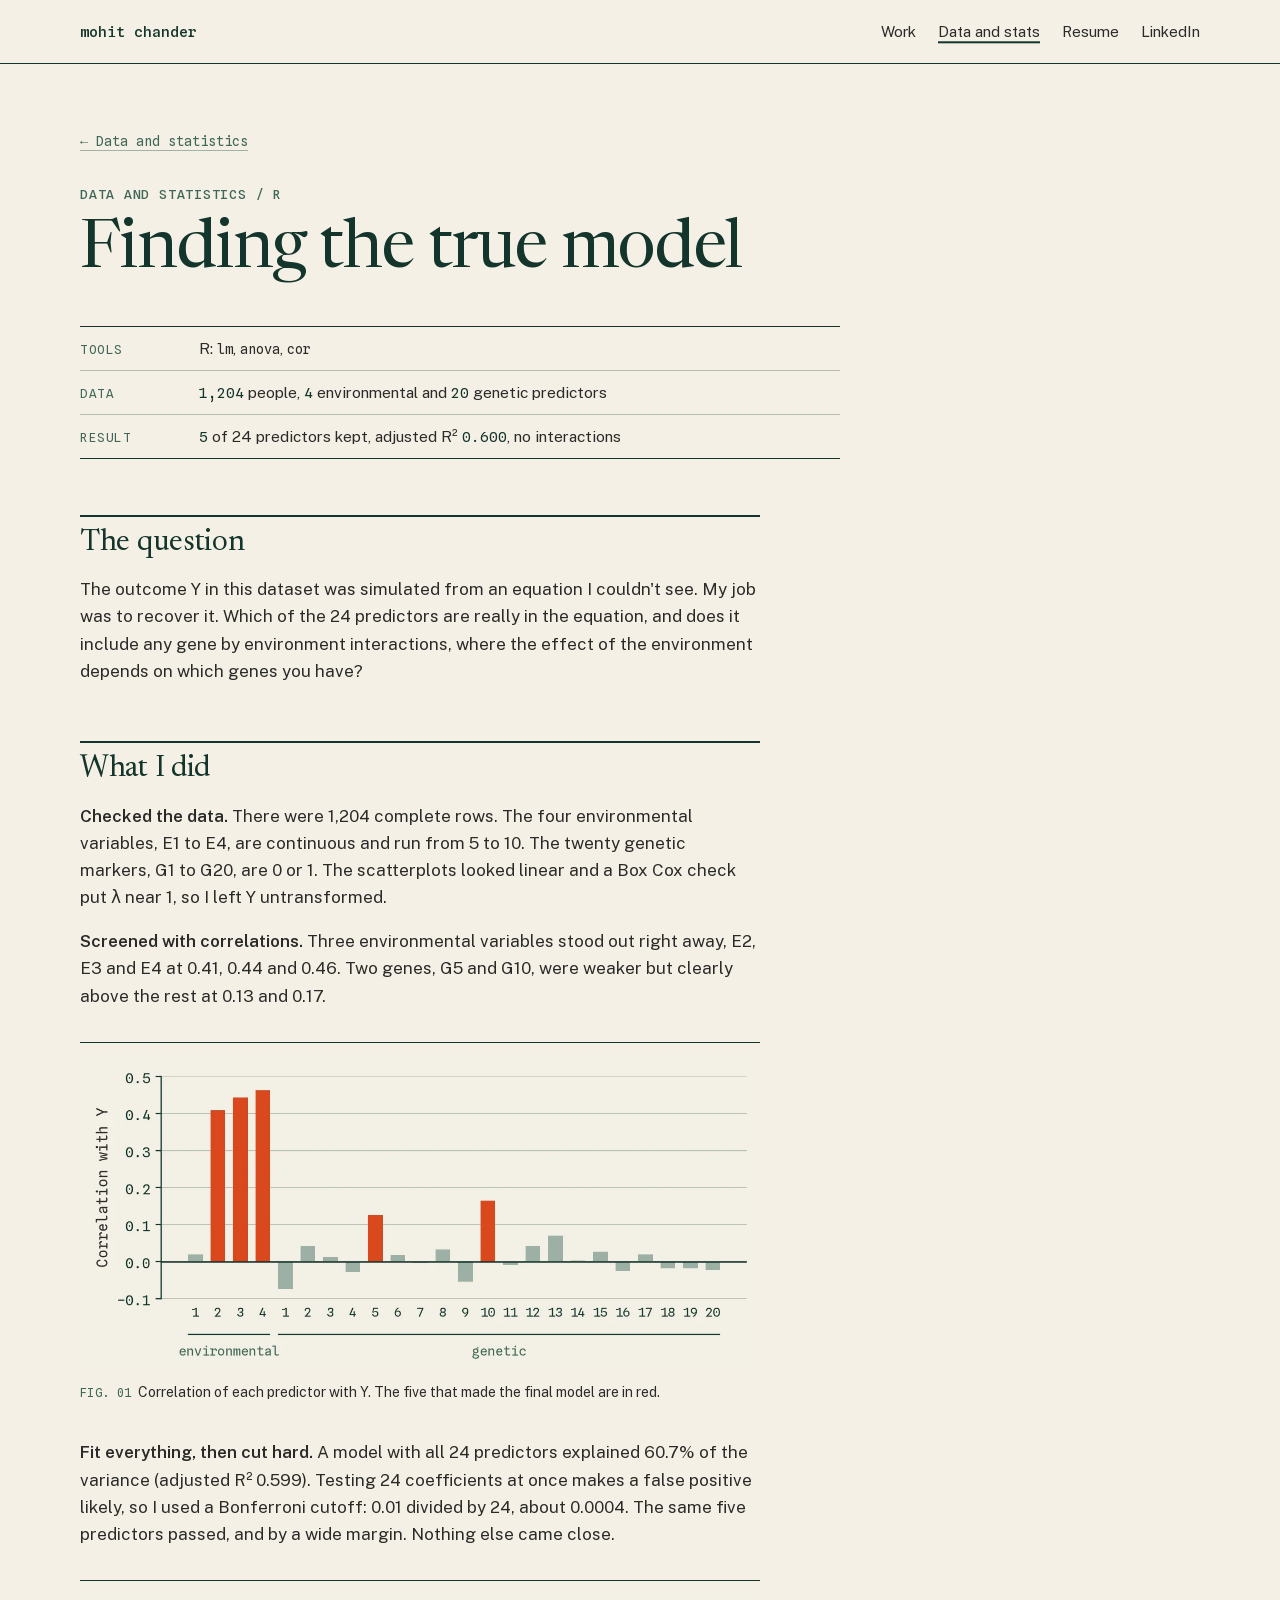
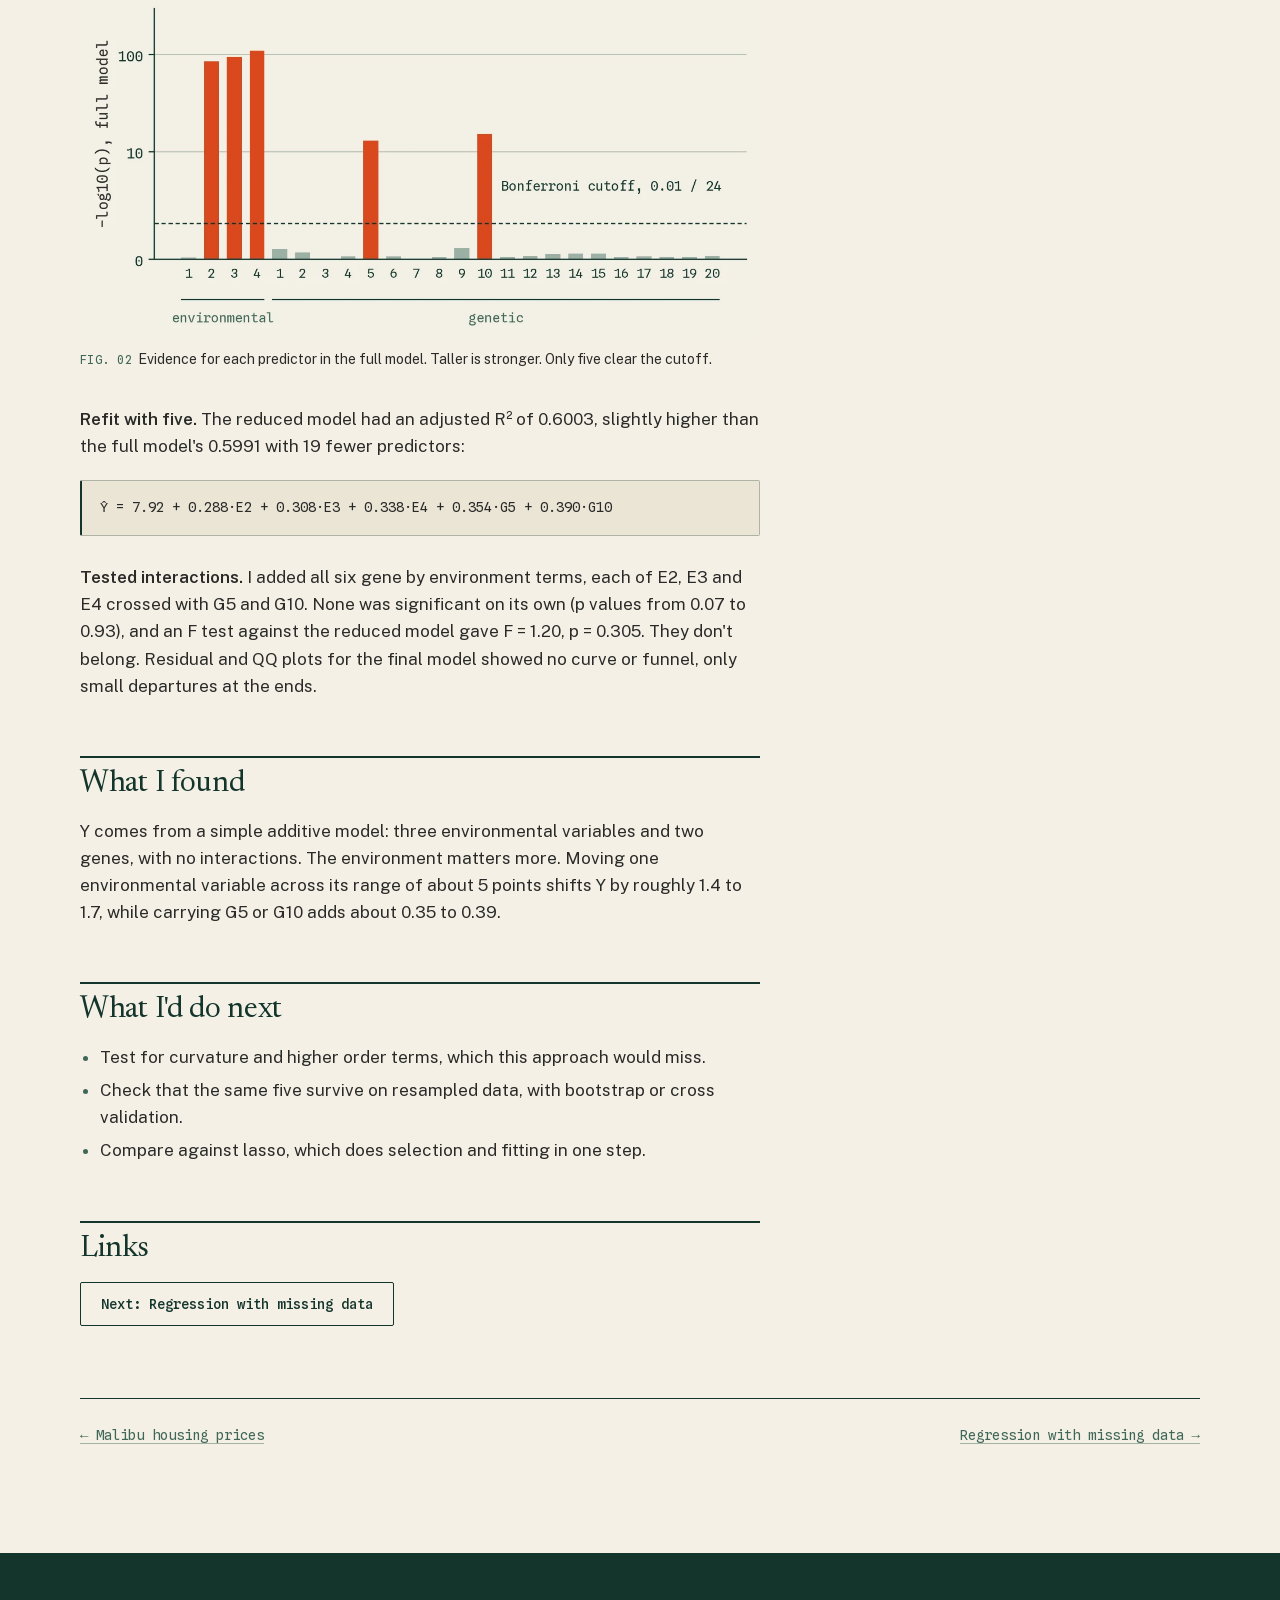
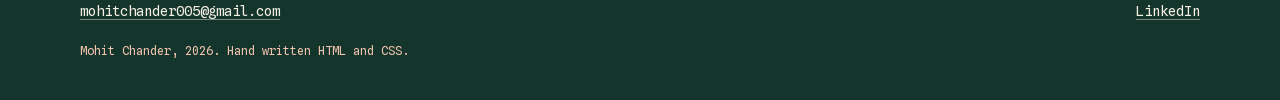
<file: work/true-model.html>
<!doctype html>
<html lang="en">
<head>
  <meta charset="utf-8">
  <meta name="viewport" content="width=device-width, initial-scale=1">
  <title>Finding the true model · Mohit Chander</title>
  <meta name="description" content="Recovering a hidden regression equation from 24 candidate predictors for 1,204 people in R: a correlation screen, a Bonferroni cutoff, and an F test on gene by environment interactions.">
  <link rel="canonical" href="https://mohit-web12.github.io/work/true-model.html">
  <meta name="theme-color" content="#F4F0E6">
  <meta property="og:type" content="article">
  <meta property="og:title" content="Finding the true model">
  <meta property="og:description" content="Which of 24 predictors actually generated the outcome, for 1,204 people.">
  <meta property="og:url" content="https://mohit-web12.github.io/work/true-model.html">
  <meta property="og:image" content="https://mohit-web12.github.io/img/og.png">
  <meta name="twitter:card" content="summary_large_image">
  <link rel="icon" href="../favicon.svg" type="image/svg+xml">
  <link rel="icon" href="../favicon.ico" sizes="32x32">
  <link rel="apple-touch-icon" href="../apple-touch-icon.png">
  <link rel="preload" href="../fonts/newsreader-latin.woff2" as="font" type="font/woff2" crossorigin>
  <link rel="preload" href="../fonts/public-sans-latin.woff2" as="font" type="font/woff2" crossorigin>
  <link rel="stylesheet" href="../css/tokens.css">
  <link rel="stylesheet" href="../css/site.css">
  <script>(function(d){var m=window.matchMedia;if(!(m&&m("(prefers-reduced-motion: reduce)").matches)){d.className+=" reveal-on"+("onpagereveal" in window?"":" pt-fade");setTimeout(function(){if(!window.siteReady)d.classList.remove("reveal-on")},3000)}})(document.documentElement)</script>
  <script src="../js/site.js" defer></script>
</head>
<body>
  <a class="skip-link" href="#main">Skip to content</a>

  <header class="site-header">
    <div class="wrap">
      <a class="wordmark" href="../">mohit chander</a>
      <nav class="site-nav" aria-label="Main">
        <ul>
          <li><a href="../#work">Work</a></li>
          <li><a href="../#data">Data and stats</a></li>
          <li><a href="../resume.pdf">Resume</a></li>
          <li><a href="https://www.linkedin.com/in/mohit-chander/">LinkedIn</a></li>
        </ul>
      </nav>
    </div>
  </header>

  <main id="main" class="writeup wrap">
    <a class="crumb" href="../#data">← Data and statistics</a>

    <header class="writeup-head" data-reveal-children>
      <span class="kicker">Data and statistics / R</span>
      <h1>Finding the true model</h1>
    </header>

    <table class="summary-table">
      <tbody data-reveal-children>
        <tr><th scope="row">Tools</th><td>R: <code>lm</code>, <code>anova</code>, <code>cor</code></td></tr>
        <tr><th scope="row">Data</th><td><span class="num-inline" data-count>1,204</span> people, <span class="num-inline" data-count>4</span> environmental and <span class="num-inline" data-count>20</span> genetic predictors</td></tr>
        <tr><th scope="row">Result</th><td><span class="num-inline" data-count>5</span> of 24 predictors kept, adjusted R² <span class="num-inline" data-count>0.600</span>, no interactions</td></tr>
      </tbody>
    </table>

    <div class="prose" data-reveal-children>
      <h2 data-reveal="heading"><span class="h-mask">The question</span></h2>
      <p>The outcome Y in this dataset was simulated from an equation I couldn't see. My job was to recover it. Which of the 24 predictors are really in the equation, and does it include any gene by environment interactions, where the effect of the environment depends on which genes you have?</p>

      <h2 data-reveal="heading"><span class="h-mask">What I did</span></h2>
      <p><strong>Checked the data.</strong> There were 1,204 complete rows. The four environmental variables, E1 to E4, are continuous and run from 5 to 10. The twenty genetic markers, G1 to G20, are 0 or 1. The scatterplots looked linear and a Box Cox check put λ near 1, so I left Y untransformed.</p>
      <p><strong>Screened with correlations.</strong> Three environmental variables stood out right away, E2, E3 and E4 at 0.41, 0.44 and 0.46. Two genes, G5 and G10, were weaker but clearly above the rest at 0.13 and 0.17.</p>

      <figure class="figure chart" data-reveal="figure">
        <img src="../img/charts/tm-correlations.webp" width="1224" height="568" loading="lazy" decoding="async" alt="Bar chart of each predictor's correlation with Y. E2, E3 and E4 are between 0.41 and 0.46. G5 is 0.13 and G10 is 0.17. All other predictors are between minus 0.07 and 0.07.">
        <figcaption><span class="fig-no">FIG. 01</span>Correlation of each predictor with Y. The five that made the final model are in red.</figcaption>
      </figure>

      <p><strong>Fit everything, then cut hard.</strong> A model with all 24 predictors explained 60.7% of the variance (adjusted R² 0.599). Testing 24 coefficients at once makes a false positive likely, so I used a Bonferroni cutoff: 0.01 divided by 24, about 0.0004. The same five predictors passed, and by a wide margin. Nothing else came close.</p>

      <figure class="figure chart" data-reveal="figure">
        <img src="../img/charts/tm-pvalues.webp" width="1210" height="612" loading="lazy" decoding="async" alt="Bar chart of minus log10 p values from the full model, on a log scale, with a dashed Bonferroni cutoff near 3.4. E2, E3 and E4 are near 100. G5 and G10 are near 13 and 15. Every other predictor is below the cutoff.">
        <figcaption><span class="fig-no">FIG. 02</span>Evidence for each predictor in the full model. Taller is stronger. Only five clear the cutoff.</figcaption>
      </figure>

      <p><strong>Refit with five.</strong> The reduced model had an adjusted R² of 0.6003, slightly higher than the full model's 0.5991 with 19 fewer predictors:</p>
<pre><code>Ŷ = 7.92 + 0.288·E2 + 0.308·E3 + 0.338·E4 + 0.354·G5 + 0.390·G10</code></pre>
      <p><strong>Tested interactions.</strong> I added all six gene by environment terms, each of E2, E3 and E4 crossed with G5 and G10. None was significant on its own (p values from 0.07 to 0.93), and an F test against the reduced model gave F = 1.20, p = 0.305. They don't belong. Residual and QQ plots for the final model showed no curve or funnel, only small departures at the ends.</p>

      <h2 data-reveal="heading"><span class="h-mask">What I found</span></h2>
      <p>Y comes from a simple additive model: three environmental variables and two genes, with no interactions. The environment matters more. Moving one environmental variable across its range of about 5 points shifts Y by roughly 1.4 to 1.7, while carrying G5 or G10 adds about 0.35 to 0.39.</p>

      <h2 data-reveal="heading"><span class="h-mask">What I'd do next</span></h2>
      <ul>
        <li>Test for curvature and higher order terms, which this approach would miss.</li>
        <li>Check that the same five survive on resampled data, with bootstrap or cross validation.</li>
        <li>Compare against lasso, which does selection and fitting in one step.</li>
      </ul>

      <h2 data-reveal="heading"><span class="h-mask">Links</span></h2>
      <div class="next-links">
        <a class="btn" href="missing-data.html">Next: Regression with missing data</a>
      </div>
    </div>

    <nav class="pager" aria-label="More write ups" data-reveal>
      <a href="malibu-housing.html">← Malibu housing prices</a>
      <a href="missing-data.html">Regression with missing data →</a>
    </nav>
  </main>

  <footer class="site-footer">
    <div class="wrap" data-reveal-children>
      <a href="mailto:mohitchander005@gmail.com">mohitchander005@gmail.com</a>
      <ul>
        <li><a href="https://www.linkedin.com/in/mohit-chander/">LinkedIn</a></li>
      </ul>
      <small>Mohit Chander, 2026. Hand written HTML and CSS.</small>
    </div>
  </footer>
</body>
</html>
</file>
<file: css/tokens.css>
/* Design tokens. Every color, font, and measure the site uses lives here. */

/* Fonts: Newsreader, Public Sans and Spline Sans Mono from Google Fonts (OFL),
   self hosted as latin variable subsets so text isn't blocked on a third party. */
@font-face {
  font-family: "Newsreader";
  src: url("../fonts/newsreader-latin.woff2") format("woff2");
  font-weight: 400 500;
  font-style: normal;
  font-display: swap;
}
@font-face {
  font-family: "Public Sans";
  src: url("../fonts/public-sans-latin.woff2") format("woff2");
  font-weight: 400 600;
  font-style: normal;
  font-display: swap;
}
@font-face {
  font-family: "Spline Sans Mono";
  src: url("../fonts/spline-sans-mono-latin.woff2") format("woff2");
  font-weight: 400 500;
  font-style: normal;
  font-display: swap;
}

:root {
  /* Color */
  --ink: #14352B;            /* headings, footer, rules, primary button */
  --sage: #3F6656;           /* links, secondary labels (5.7:1 on paper) */
  --vermilion: #D9481F;      /* accent marks only, never text (3.8:1) */
  --vermilion-dark: #B83A16; /* the one call to action, white text (5.8:1) */
  --blush: #F2C4B0;          /* tag and highlight backgrounds */
  --blush-text: #7A2410;     /* text on blush (6.4:1) */
  --graphite: #2A2A28;       /* body text */
  --paper: #F4F0E6;          /* page background */
  --paper-deep: #EBE5D6;     /* alternate section background */
  --placeholder: #E9E3D3;    /* image well background */
  --white: #FFFFFF;

  /* Rules */
  --rule: 1px solid var(--ink);
  --rule-heavy: 2px solid var(--ink);
  --rule-light: 1px solid rgba(20, 53, 43, 0.28);
  --radius: 2px;

  /* Type */
  --font-serif: "Newsreader", "Iowan Old Style", Georgia, serif;
  --font-sans: "Public Sans", system-ui, -apple-system, "Segoe UI", sans-serif;
  --font-mono: "Spline Sans Mono", ui-monospace, "SF Mono", Menlo, Consolas, monospace;

  /* Measure */
  --max: 1120px;
  --gutter: 24px;
  --touch: 44px;
}

@media (max-width: 480px) {
  :root { --gutter: 16px; }
}
</file>
<file: css/site.css>
/* Site styles. Tokens come from tokens.css. */

/* ---------- Base ---------- */
*, *::before, *::after { box-sizing: border-box; }

html { -webkit-text-size-adjust: 100%; text-size-adjust: 100%; }

/* Motion tokens. Tune the whole site's motion from here. */
:root {
  --ease-out: cubic-bezier(0.16, 1, 0.3, 1);
  --reveal-dist: 40px;
  --reveal-dur: 700ms;
  --stagger: 80ms;
  --wipe-dur: 950ms;
}

body {
  overflow-x: clip; /* safety net: transforms never cause sideways scroll */
  margin: 0;
  background: var(--paper);
  color: var(--graphite);
  font-family: var(--font-sans);
  font-size: 17px;
  line-height: 1.6;
  text-rendering: optimizeLegibility;
}

img, video, svg { display: block; max-width: 100%; height: auto; }

h1, h2, h3, h4 {
  font-family: var(--font-serif);
  font-weight: 400;
  color: var(--ink);
  line-height: 1.12;
  margin: 0;
}

p { margin: 0 0 1em; text-wrap: pretty; }

/* Links: a faint underline at rest (so links in text never rely on color alone),
   and a solid one that slides in from left to right on hover. Flex links set --ul-y
   so the line sits under the text instead of at the bottom of a 44px box. */
a {
  --ul-rest: currentColor;
  color: var(--sage);
  text-decoration: none;
  background-image: linear-gradient(currentColor, currentColor), linear-gradient(var(--ul-rest), var(--ul-rest));
  background-repeat: no-repeat;
  background-size: 0% 1px, 100% 1px;
  background-position: 0 var(--ul-y, 100%), 0 var(--ul-y, 100%);
  transition: background-size 300ms var(--ease-out);
}
@supports (color: color-mix(in srgb, red 50%, transparent)) {
  a { --ul-rest: color-mix(in srgb, currentColor 45%, transparent); }
}
a:hover { color: var(--ink); background-size: 100% 1px, 100% 1px; }

:focus-visible {
  outline: 2px solid var(--ink);
  outline-offset: 3px;
}

.mono, code, kbd {
  font-family: var(--font-mono);
  font-feature-settings: "tnum" 1;
}

code { font-size: 0.88em; }

.visually-hidden {
  position: absolute !important;
  width: 1px; height: 1px;
  margin: -1px; padding: 0;
  overflow: hidden;
  clip: rect(0 0 0 0);
  white-space: nowrap;
  border: 0;
}

.skip-link {
  position: absolute;
  left: var(--gutter);
  top: -100px;
  z-index: 10;
  padding: 10px 14px;
  background: var(--ink);
  color: var(--paper);
  font-family: var(--font-mono);
  font-size: 14px;
  border-radius: var(--radius);
}
.skip-link:focus { top: 8px; color: var(--paper); }

.wrap {
  max-width: calc(var(--max) + var(--gutter) * 2);
  margin: 0 auto;
  padding: 0 var(--gutter);
}

/* ---------- Labels ---------- */
.kicker {
  display: block;
  font-family: var(--font-mono);
  font-size: 13px;
  font-weight: 500;
  letter-spacing: 0.06em;
  text-transform: uppercase;
  color: var(--sage);
}

.tag {
  display: inline-block;
  padding: 2px 8px;
  background: var(--blush);
  color: var(--blush-text);
  font-family: var(--font-mono);
  font-size: 12px;
  font-weight: 500;
  letter-spacing: 0.03em;
  line-height: 1.5;
  border-radius: var(--radius);
  white-space: nowrap;
}
.tag .pulse {
  position: relative;
  display: inline-block;
  width: 6px;
  height: 6px;
  margin-right: 7px;
  vertical-align: 0.08em;
  background: var(--vermilion);
  border-radius: 1px;
}
.tag .pulse::after {
  content: "";
  position: absolute;
  inset: 0;
  border-radius: 1px;
  background: var(--vermilion);
  opacity: 0;
}
.reveal-on .tag .pulse::after { animation: pulse 1.8s ease-out infinite; }
@keyframes pulse { from { opacity: 0.7; transform: scale(1); } to { opacity: 0; transform: scale(3); } }

.mark {
  display: inline-block;
  width: 8px; height: 8px;
  background: var(--vermilion);
  vertical-align: 0.12em;
  margin-right: 8px;
}

/* ---------- Header ---------- */
/* Sticky. At the top it's the page itself plus a 1px ink rule. Once scrolled (JS adds
   .is-scrolled) a tinted layer fades in and the bar shrinks, all with transform and
   opacity so the header box never changes size (no layout shift). */
.site-header {
  position: sticky;
  top: 0;
  z-index: 20;
  pointer-events: none; /* the box stays 64px tall; only its links take clicks */
}
.site-header a, .site-header button { pointer-events: auto; }
.site-header::before {
  content: "";
  position: absolute;
  inset: 0;
  z-index: -1;
  background: #EFEADE;
  opacity: 0;
  transform-origin: 50% 0;
  transition: opacity 250ms ease-out, transform 300ms var(--ease-out);
}
.site-header::after {
  content: "";
  position: absolute;
  left: 0;
  right: 0;
  bottom: 0;
  height: 1px;
  background: var(--ink);
  transition: transform 300ms var(--ease-out);
}
.site-header .site-nav, .site-header .wordmark { transition: transform 300ms var(--ease-out); }
.site-header .site-nav { transform-origin: 100% 50%; }
.site-header .wordmark { transform-origin: 0 50%; }
.site-header.is-scrolled::before { opacity: 1; transform: scaleY(0.84); }
.site-header.is-scrolled::after { transform: translateY(-10px); }
.site-header.is-scrolled .site-nav,
.site-header.is-scrolled .wordmark { transform: translateY(-5px) scale(0.94); }

/* Scrollspy: one underline that slides to the link for the section on screen. */
.site-nav { position: relative; }
.nav-indicator {
  position: absolute;
  top: 0;
  left: 0;
  width: 100px;
  height: 2px;
  background: var(--ink);
  transform-origin: 0 0;
  opacity: 0;
  pointer-events: none;
  transition: transform 450ms var(--ease-out), opacity 200ms ease-out;
}
.nav-indicator.is-on { opacity: 1; }

/* Reading progress: a thin accent bar across the very top. */
.scroll-progress {
  position: fixed;
  top: 0;
  left: 0;
  right: 0;
  z-index: 40;
  height: 3px;
  background: var(--vermilion);
  transform: scaleX(0);
  transform-origin: 0 50%;
  pointer-events: none;
}

[id] { scroll-margin-top: 84px; }

.site-header .wrap {
  display: flex;
  flex-wrap: wrap;
  align-items: center;
  justify-content: space-between;
  gap: 4px 24px;
  min-height: 64px;
}

.wordmark {
  display: inline-flex;
  align-items: center;
  min-height: var(--touch);
  font-family: var(--font-mono);
  font-size: 15px;
  font-weight: 500;
  color: var(--ink);
  text-decoration: none;
  background-image: none;
}
.wordmark:hover { color: var(--ink); }

.site-nav { margin-left: auto; }

.site-nav ul {
  display: flex;
  flex-wrap: wrap;
  gap: 0 22px;
  margin: 0;
  padding: 0;
  list-style: none;
}

.site-nav a {
  display: inline-flex;
  align-items: center;
  min-height: var(--touch);
  font-size: 15px;
  color: var(--graphite);
  --ul-rest: transparent;
}
.site-nav a:hover { color: var(--ink); }

/* Links that are 44px tall flex boxes: put the underline under the text. */
.site-nav a, .linkrow a, .data-table .open a, .read-link, .crumb, .pager a, .site-footer a {
  --ul-y: calc(50% + 0.62em);
}

/* ---------- Buttons ---------- */
.actions {
  display: flex;
  flex-wrap: wrap;
  gap: 12px;
  margin-top: 28px;
}

.btn {
  display: inline-flex;
  align-items: center;
  justify-content: center;
  min-height: var(--touch);
  padding: 0 20px;
  border: var(--rule);
  border-radius: var(--radius);
  font-family: var(--font-mono);
  font-size: 14px;
  font-weight: 500;
  line-height: 1.2;
  text-decoration: none;
  color: var(--ink);
  background: transparent;
  cursor: pointer;
  position: relative;
  isolation: isolate;
  overflow: hidden;
}
.btn::before {
  content: "";
  position: absolute;
  inset: -1px;
  z-index: -1;
  background: var(--btn-hover, var(--paper-deep));
  opacity: 0;
  transition: opacity 150ms ease-out;
}
.btn:hover::before { opacity: 1; }
.btn:hover { color: var(--ink); }

.btn-dark { background: var(--ink); color: var(--paper); --btn-hover: #0E271F; }
.btn-dark:hover { color: var(--paper); }

.btn-cta {
  background: var(--vermilion-dark);
  border-color: var(--vermilion-dark);
  color: var(--white);
  --btn-hover: #9E3112;
}
.btn-cta:hover { color: var(--white); }
/* Shine: a soft light band sweeps across on hover. */
.btn-cta::after {
  content: "";
  position: absolute;
  top: -2px;
  bottom: -2px;
  left: -60%;
  width: 40%;
  background: rgba(255, 255, 255, 0.24);
  transform: translateX(0) skewX(-20deg);
  pointer-events: none;
}
.btn-cta:hover::after { transform: translateX(420%) skewX(-20deg); transition: transform 700ms var(--ease-out); }

/* ---------- Hero ---------- */
.hero { padding-top: 72px; padding-bottom: 88px; }

.name {
  margin: 18px 0 22px;
  font-size: clamp(60px, 12.5vw, 148px);
  font-weight: 400;
  line-height: 0.9;
  letter-spacing: -0.035em;
  color: var(--ink);
}
.name .w { display: inline-block; white-space: nowrap; }
.name .ch { display: inline-block; }
.name .dot { display: inline-block; color: var(--vermilion); transform-origin: 50% 85%; }

.subhead {
  margin: 0 0 44px;
  font-family: var(--font-serif);
  font-size: clamp(22px, 2.6vw, 30px);
  line-height: 1.25;
  letter-spacing: -0.01em;
  color: var(--ink);
}

.hero-grid {
  display: grid;
  grid-template-columns: minmax(0, 7fr) minmax(0, 4fr);
  gap: 48px 72px;
  align-items: start;
}

.lede {
  max-width: 34em;
  margin: 0;
  font-size: 20px;
  line-height: 1.55;
  color: var(--graphite);
}

.facts { margin: 0; }
.facts div:last-child { border-bottom: var(--rule-light); } /* rides in with the last row */
.facts div {
  display: grid;
  grid-template-columns: 7.5em 1fr;
  gap: 16px;
  padding: 11px 0;
  border-top: var(--rule-light);
}
.facts div:first-child { border-top: var(--rule); }
.facts dt {
  font-family: var(--font-mono);
  font-size: 12.5px;
  letter-spacing: 0.04em;
  text-transform: uppercase;
  color: var(--sage);
  padding-top: 2px;
}
.facts dd { margin: 0; font-size: 16px; line-height: 1.45; }

/* ---------- Section heads ---------- */
.section { padding-bottom: 96px; }

.section-head {
  display: flex;
  justify-content: space-between;
  align-items: baseline;
  gap: 16px;
  padding-top: 14px;
  margin-bottom: 48px;
  position: relative;
}
.section-head::before, .prose h2::before {
  content: "";
  position: absolute;
  top: 0;
  left: 0;
  right: 0;
  height: 2px;
  background: var(--ink);
  transform-origin: 0 50%;
}
.h-mask { display: inline-block; }
.section-head h2 { font-size: clamp(30px, 4vw, 40px); letter-spacing: -0.01em; }
.section-head .count {
  font-family: var(--font-mono);
  font-size: 13px;
  color: var(--sage);
  white-space: nowrap;
}

/* ---------- Work entries ---------- */
.entry-title {
  margin: 10px 0 20px;
  font-size: clamp(30px, 3.6vw, 42px);
  letter-spacing: -0.015em;
}
.entry-title a { color: inherit; text-decoration: none; }
.entry-title a:hover { text-decoration: underline; text-decoration-thickness: 1px; }

.flagship {
  display: grid;
  grid-template-columns: minmax(0, 1fr) minmax(0, 1.08fr);
  gap: 48px 56px;
  align-items: start;
}

.flagship-text p { max-width: 36em; }

.ledger {
  width: 100%;
  margin: 28px 0 0;
  border-collapse: collapse;
  font-size: 15.5px;
}
.ledger caption {
  text-align: left;
  padding-bottom: 8px;
  font-family: var(--font-mono);
  font-size: 12.5px;
  letter-spacing: 0.04em;
  text-transform: uppercase;
  color: var(--sage);
}
.ledger th, .ledger td {
  padding: 9px 0;
  border-bottom: var(--rule-light);
  vertical-align: baseline;
}
.ledger tr:first-child th, .ledger tr:first-child td { border-top: var(--rule); }
.ledger tr:last-child th, .ledger tr:last-child td { border-bottom: var(--rule); }
.ledger th { font-weight: 400; text-align: left; padding-right: 16px; }
.ledger td {
  text-align: right;
  font-family: var(--font-mono);
  font-weight: 500;
  font-size: 16px;
  color: var(--ink);
  white-space: nowrap;
}

.stack {
  margin: 14px 0 0;
  font-family: var(--font-mono);
  font-size: 13px;
  line-height: 1.7;
  color: var(--sage);
}

/* Figures */
.well {
  margin: 0;
  background: var(--placeholder);
  border: var(--rule);
  border-radius: var(--radius);
  overflow: hidden;
}
.well img, .well video { width: 100%; }

figure { margin: 0; }
figcaption, .caption {
  margin-top: 10px;
  font-size: 14px;
  line-height: 1.5;
  color: var(--graphite);
}
.fig-no {
  font-family: var(--font-mono);
  font-size: 12px;
  letter-spacing: 0.04em;
  color: var(--sage);
  margin-right: 6px;
}

/* Module strip */
.modules { margin-top: 32px; container-type: inline-size; }
.modules-label {
  display: flex;
  justify-content: space-between;
  margin-bottom: 8px;
  font-family: var(--font-mono);
  font-size: 12.5px;
  letter-spacing: 0.04em;
  text-transform: uppercase;
  color: var(--sage);
}
/* 2x2 by default; four across only when the strip is wide enough that
   "reconciliation" fits on one line (no word ever breaks). */
.modules ol {
  display: grid;
  grid-template-columns: repeat(2, minmax(0, 1fr));
  gap: 8px;
  margin: 0;
  padding: 0;
  list-style: none;
}
@container (min-width: 520px) {
  .modules ol { grid-template-columns: repeat(4, minmax(0, 1fr)); }
}
.modules li {
  padding: 10px 10px 12px;
  border: var(--rule);
  border-radius: var(--radius);
  min-height: 84px;
  background: var(--paper);
  position: relative;
  transition: transform 150ms ease-out;
}
.modules li::after {
  content: "";
  position: absolute;
  inset: -2px;
  border-radius: var(--radius);
  box-shadow: 0 8px 18px rgba(20, 53, 43, 0.14);
  opacity: 0;
  transition: opacity 150ms ease-out;
  pointer-events: none;
}
.modules li:hover { transform: translateY(-2px); }
.modules li:hover::after { opacity: 1; }
.modules .mod-name {
  display: block;
  font-family: var(--font-mono);
  font-size: 12px;
  font-weight: 500;
  color: var(--ink);
  white-space: nowrap;
}
.modules .mod-job {
  display: block;
  margin-top: 4px;
  font-size: 13px;
  line-height: 1.4;
  color: var(--graphite);
}
.modules li.is-key {
  background: var(--blush);
  border: 2px solid var(--vermilion);
  padding: 9px 9px 11px;
}
.modules li.is-key .mod-name,
.modules li.is-key .mod-job { color: var(--blush-text); }

/* Second entry */
.secondary {
  display: grid;
  grid-template-columns: repeat(12, minmax(0, 1fr));
  gap: 32px 32px;
  align-items: center;
  margin-top: 96px;
  padding-top: 40px;
  border-top: var(--rule-light);
}
.secondary .sg-media { grid-column: 1 / 6; }
.secondary .sg-text { grid-column: 6 / 11; padding-left: 24px; }
.secondary .entry-title { font-size: clamp(28px, 3vw, 34px); margin-bottom: 14px; }

.demo-controls {
  display: flex;
  justify-content: space-between;
  align-items: flex-start;
  gap: 12px;
}
.demo-toggle {
  flex: none;
  min-height: var(--touch);
  padding: 0 4px;
  border: 0;
  background: none;
  font-family: var(--font-mono);
  font-size: 13px;
  color: var(--sage);
  text-decoration: underline;
  text-underline-offset: 3px;
  cursor: pointer;
}
.demo-toggle:hover { color: var(--ink); }

.statline {
  margin: 18px 0 0;
  padding: 10px 0;
  border-top: var(--rule-light);
  border-bottom: var(--rule-light);
  font-family: var(--font-mono);
  font-size: 14px;
  color: var(--ink);
}

.linkrow {
  display: flex;
  flex-wrap: wrap;
  gap: 0 24px;
  margin: 14px 0 0;
  padding: 0;
  list-style: none;
}
.linkrow a {
  display: inline-flex;
  align-items: center;
  min-height: var(--touch);
  font-family: var(--font-mono);
  font-size: 14px;
}

.note {
  margin: 4px 0 0;
  font-size: 14px;
  color: var(--sage);
}

/* ---------- Data and statistics ---------- */
.band {
  background: var(--paper-deep);
  padding: 72px 0 88px;
  margin-bottom: 96px;
}
.band .section-head { margin-bottom: 32px; }

.table-scroll {
  position: relative; /* keeps visually hidden text inside the scroll box */
  overflow-x: auto;
  overflow-y: hidden; /* rows rise into place without a vertical scrollbar */
  -webkit-overflow-scrolling: touch;
  border-top: var(--rule);
  border-bottom: var(--rule);
}
.table-scroll:focus-visible { outline-offset: 4px; }

.data-table {
  width: 100%;
  min-width: 860px;
  border-collapse: collapse;
  font-size: 15px;
}
.data-table th {
  padding: 12px 14px 10px 0;
  border-bottom: var(--rule);
  text-align: left;
  font-family: var(--font-mono);
  font-size: 12px;
  font-weight: 500;
  letter-spacing: 0.05em;
  text-transform: uppercase;
  color: var(--sage);
  white-space: nowrap;
}
.data-table td {
  position: relative;
  z-index: 0;
  padding: 16px 14px 16px 0;
  border-bottom: var(--rule-light);
  vertical-align: top;
}
/* Row hover: a lighter band fades in and the result nudges left in the accent.
   Both are opacity/transform: the accent copy is a layer that cross fades in. */
.data-table tbody td::before {
  content: "";
  position: absolute;
  inset: 0;
  z-index: -1;
  background: var(--paper);
  opacity: 0;
  transition: opacity 200ms ease-out;
}
.data-table tbody tr:hover td::before { opacity: 1; }
.data-table .res { position: relative; display: inline-block; transition: transform 250ms var(--ease-out); }
.data-table .res-base { transition: opacity 200ms ease-out; }
.data-table .res::after {
  content: attr(data-text);
  content: attr(data-text) / "";
  position: absolute;
  inset: 0;
  white-space: nowrap;
  color: var(--vermilion-dark);
  opacity: 0;
  transition: opacity 200ms ease-out;
  pointer-events: none;
}
.data-table tbody tr:hover .res { transform: translateX(-6px); }
.data-table tbody tr:hover .res-base { opacity: 0; }
.data-table tbody tr:hover .res::after { opacity: 1; }
.data-table tr:last-child td { border-bottom: 0; }
.data-table .tools {
  width: 9%;
  font-family: var(--font-mono);
  font-size: 13px;
  color: var(--ink);
  white-space: nowrap;
}
.data-table .project { width: 36%; }
.data-table .project strong {
  display: block;
  font-family: var(--font-serif);
  font-size: 21px;
  font-weight: 500;
  line-height: 1.2;
  color: var(--ink);
}
.data-table .project span { display: block; margin-top: 3px; font-size: 14.5px; line-height: 1.45; }
.data-table .method { width: 27%; font-size: 14.5px; line-height: 1.45; }
.data-table th.num, .data-table td.num { text-align: right; padding-right: 28px; }
.data-table td.num {
  font-family: var(--font-mono);
  font-size: 15px;
  font-weight: 500;
  color: var(--ink);
  white-space: nowrap;
}
.data-table .open { width: 1%; white-space: nowrap; padding-right: 0; }
.data-table .open a {
  display: inline-flex;
  align-items: center;
  min-height: var(--touch);
  margin-top: -12px;
  font-family: var(--font-mono);
  font-size: 13.5px;
}

.also {
  display: grid;
  grid-template-columns: repeat(2, minmax(0, 1fr));
  gap: 32px 56px;
  margin-top: 56px;
}
.also-label {
  display: block;
  padding-bottom: 8px;
  margin-bottom: 12px;
  border-bottom: var(--rule);
  font-family: var(--font-mono);
  font-size: 12.5px;
  letter-spacing: 0.05em;
  text-transform: uppercase;
  color: var(--sage);
}
.also h3 { font-size: 23px; font-weight: 500; margin-bottom: 6px; }
.also p { margin: 0; font-size: 15.5px; max-width: 32em; }

/* Same look as the "Read" links in the data table. */
.read-link {
  display: inline-flex;
  align-items: center;
  min-height: var(--touch);
  margin-top: 2px;
  font-family: var(--font-mono);
  font-size: 13.5px;
}

/* ---------- Closing ---------- */
.closing { padding-bottom: 104px; }
.closing-line {
  max-width: 21em;
  margin: 0;
  font-family: var(--font-serif);
  font-size: clamp(30px, 4.4vw, 50px);
  line-height: 1.16;
  letter-spacing: -0.015em;
  color: var(--ink);
}
.closing .actions { margin-top: 36px; }

/* ---------- Footer ---------- */
.site-footer {
  background: var(--ink);
  color: var(--paper);
  padding: 36px 0 40px;
}
.site-footer .wrap {
  display: flex;
  flex-wrap: wrap;
  justify-content: space-between;
  align-items: center;
  gap: 8px 32px;
}
.site-footer a {
  display: inline-flex;
  align-items: center;
  min-height: var(--touch);
  color: var(--paper);
  font-family: var(--font-mono);
  font-size: 14px;
}
.site-footer a:hover { color: var(--blush); }
.site-footer :focus-visible { outline-color: var(--paper); }
.site-footer ul {
  display: flex;
  flex-wrap: wrap;
  gap: 0 24px;
  margin: 0;
  padding: 0;
  list-style: none;
}
.site-footer small {
  flex-basis: 100%;
  font-family: var(--font-mono);
  font-size: 12px;
  color: var(--blush);
}

/* ---------- Write up pages ---------- */
.writeup { padding-top: 56px; padding-bottom: 96px; }

.crumb {
  display: inline-flex;
  align-items: center;
  min-height: var(--touch);
  font-family: var(--font-mono);
  font-size: 13.5px;
}

.writeup-head { margin: 20px 0 40px; }
.writeup-head h1 {
  margin: 12px 0 0;
  font-size: clamp(40px, 6vw, 68px);
  line-height: 1.02;
  letter-spacing: -0.025em;
}
.writeup-head .lede { margin-top: 20px; max-width: 34em; }

.summary-table {
  width: 100%;
  max-width: 760px;
  margin: 0 0 56px;
  border-collapse: collapse;
  font-size: 15.5px;
}
.summary-table th, .summary-table td {
  padding: 9px 0;
  border-bottom: var(--rule-light);
  vertical-align: baseline;
  text-align: left;
}
.summary-table tr:first-child th, .summary-table tr:first-child td { border-top: var(--rule); }
.summary-table tr:last-child th, .summary-table tr:last-child td { border-bottom: var(--rule); }
.summary-table th {
  width: 9.5em;
  padding-right: 16px;
  font-family: var(--font-mono);
  font-size: 12.5px;
  font-weight: 400;
  letter-spacing: 0.04em;
  text-transform: uppercase;
  color: var(--sage);
}
.summary-table td.num { font-family: var(--font-mono); font-weight: 500; color: var(--ink); }

.prose { max-width: 680px; }
.prose h2 {
  position: relative;
  margin: 56px 0 16px;
  padding-top: 12px;
  font-size: 30px;
  letter-spacing: -0.01em;
}
.prose h2:first-child { margin-top: 0; }
.prose h3 { margin: 32px 0 10px; font-size: 22px; font-weight: 500; }
.prose ul, .prose ol { padding-left: 1.2em; margin: 0 0 1em; }
.prose li { margin-bottom: 6px; }
.prose li::marker { color: var(--sage); }

.prose .figure { margin: 32px 0 36px; }
.prose .chart img { width: 100%; border-top: var(--rule); padding-top: 14px; }
.prose .figure.wide { width: min(900px, calc(100vw - 2 * var(--gutter))); }

.diagram-scroll {
  position: relative;
  overflow-x: auto;
  -webkit-overflow-scrolling: touch;
  border-top: var(--rule);
  border-bottom: var(--rule);
  padding: 12px 0;
}
.diagram-scroll svg { width: 100%; min-width: 660px; height: auto; }
.dg-frame { fill: none; stroke: rgba(20, 53, 43, 0.3); stroke-width: 1; }
.dg-box { fill: var(--paper); stroke: var(--ink); stroke-width: 1; }
.dg-sub { fill: var(--paper-deep); stroke: rgba(20, 53, 43, 0.4); stroke-width: 1; }
.dg-llm { fill: var(--blush); stroke: var(--ink); stroke-width: 1; }
.dg-check { fill: var(--paper); stroke: var(--ink); stroke-width: 1; stroke-dasharray: 4 3; }
.dg-line { fill: none; stroke: var(--ink); stroke-width: 1.2; }
.dg-dash { fill: none; stroke: var(--sage); stroke-width: 1.1; stroke-dasharray: 4 3; }
.dg-title { font-family: var(--font-sans); font-size: 14px; font-weight: 600; fill: var(--ink); }
.dg-mono { font-family: var(--font-mono); font-size: 11.5px; fill: var(--ink); }
.dg-mono-b { font-family: var(--font-mono); font-size: 12px; font-weight: 500; fill: var(--ink); }
.dg-text { font-family: var(--font-sans); font-size: 11.5px; fill: var(--graphite); }
.dg-note { font-family: var(--font-mono); font-size: 10.5px; fill: var(--sage); }
.dg-llm-text { font-family: var(--font-sans); font-size: 11.5px; fill: var(--blush-text); }

.num-inline { font-family: var(--font-mono); font-size: 0.92em; color: var(--ink); white-space: nowrap; }

.ruled-table {
  width: 100%;
  margin: 20px 0 28px;
  border-collapse: collapse;
  font-size: 15px;
}
.ruled-table caption {
  text-align: left;
  padding-bottom: 8px;
  font-family: var(--font-mono);
  font-size: 12.5px;
  letter-spacing: 0.04em;
  text-transform: uppercase;
  color: var(--sage);
}
.ruled-table th, .ruled-table td {
  padding: 8px 12px 8px 0;
  border-bottom: var(--rule-light);
  text-align: left;
  vertical-align: baseline;
}
.ruled-table thead th {
  border-top: var(--rule);
  border-bottom: var(--rule);
  font-family: var(--font-mono);
  font-size: 12px;
  font-weight: 500;
  letter-spacing: 0.05em;
  text-transform: uppercase;
  color: var(--sage);
}
.ruled-table tbody tr:last-child th, .ruled-table tbody tr:last-child td { border-bottom: var(--rule); }
.ruled-table .num {
  text-align: right;
  font-family: var(--font-mono);
  font-weight: 500;
  color: var(--ink);
  white-space: nowrap;
}
.ruled-table th.num { font-weight: 500; color: var(--sage); }
.ruled-table tbody th { font-weight: 400; }
.ruled-table code { font-size: 13px; }

.table-wrap { overflow-x: auto; }

pre {
  margin: 20px 0 28px;
  padding: 16px 18px;
  overflow-x: auto;
  background: var(--paper-deep);
  border: var(--rule-light);
  border-left: 2px solid var(--ink);
  border-radius: var(--radius);
  font-family: var(--font-mono);
  font-size: 13.5px;
  line-height: 1.6;
  color: var(--graphite);
}
pre code { font-size: inherit; }

.next-links {
  display: flex;
  flex-wrap: wrap;
  gap: 12px;
  margin-top: 8px;
}

.pager {
  display: flex;
  justify-content: space-between;
  flex-wrap: wrap;
  gap: 12px 32px;
  margin-top: 72px;
  padding-top: 14px;
  border-top: var(--rule);
}
.pager a {
  display: inline-flex;
  align-items: center;
  min-height: var(--touch);
  font-family: var(--font-mono);
  font-size: 14px;
}

.notfound { padding-top: 96px; padding-bottom: 120px; }
.notfound h1 { font-size: clamp(44px, 8vw, 88px); letter-spacing: -0.03em; }
.notfound p { margin-top: 20px; max-width: 30em; }

/* ---------- Responsive ---------- */
@media (max-width: 980px) {
  .secondary .sg-media { grid-column: 1 / 7; }
  .secondary .sg-text { grid-column: 7 / 13; padding-left: 0; }
}

@media (max-width: 860px) {
  .hero { padding-top: 48px; padding-bottom: 64px; }
  .hero-grid { grid-template-columns: minmax(0, 1fr); gap: 36px; }
  .flagship { grid-template-columns: minmax(0, 1fr); }
  .secondary { margin-top: 72px; }
  .secondary .sg-media, .secondary .sg-text { grid-column: 1 / -1; }
  .also { grid-template-columns: minmax(0, 1fr); }
  .section { padding-bottom: 72px; }
  .band { padding: 56px 0 64px; margin-bottom: 72px; }
}

@media (max-width: 560px) {
  body { font-size: 16.5px; }
  .site-header .wrap { padding-top: 6px; padding-bottom: 6px; }
  .site-nav ul { gap: 0 13px; }
  .site-nav a { font-size: 14px; }
  .lede { font-size: 18px; }
  .facts div { grid-template-columns: 6.5em 1fr; }
  .summary-table th { width: 7.5em; }
  .break-grid th, .break-grid td { padding-left: 7px; padding-right: 7px; }
  .break-grid .ours, .break-grid .theirs { font-size: 13px; }
}

/* ---------- Motion ---------- */
/* Every hidden starting state lives under .reveal-on, a class on <html> that the inline
   <head> script adds (skipped for reduced motion) and removes again if site.js never
   runs. No JS, or reduced motion, means everything simply shows.
   Timings and distances come from the tokens at the top of this file. */

/* Plain reveal: fade up. [data-reveal] with no value, or any child of
   [data-reveal-children] that doesn't have its own reveal type. */
.reveal-on [data-reveal=""]:not(.is-revealed),
.reveal-on [data-reveal-children] > :not([data-reveal]):not(.is-revealed) {
  opacity: 0;
  transform: translateY(var(--reveal-dist));
}
.reveal-on [data-reveal=""].is-revealing,
.reveal-on [data-reveal-children] > .is-revealing:not([data-reveal]) {
  transition: opacity var(--reveal-dur) var(--ease-out), transform var(--reveal-dur) var(--ease-out);
  transition-delay: var(--reveal-delay, 0ms);
}

/* Headings: the rule above draws left to right, then the text rises from behind a mask. */
.reveal-on [data-reveal="heading"] h2,
.reveal-on h2[data-reveal="heading"] { clip-path: inset(-0.3em -0.2em -0.3em -0.2em); }
.reveal-on [data-reveal="heading"]:not(.is-revealed)::before { transform: scaleX(0); }
.reveal-on [data-reveal="heading"]:not(.is-revealed) .h-mask { transform: translateY(140%); }
.reveal-on [data-reveal="heading"]:not(.is-revealed) .count { opacity: 0; transform: translateY(12px); }
.reveal-on [data-reveal="heading"].is-revealing::before {
  transition: transform 800ms var(--ease-out) var(--reveal-delay, 0ms);
}
.reveal-on [data-reveal="heading"].is-revealing .h-mask {
  transition: transform var(--reveal-dur) var(--ease-out) calc(var(--reveal-delay, 0ms) + 280ms);
}
.reveal-on [data-reveal="heading"].is-revealing .count {
  transition: opacity 500ms ease-out calc(var(--reveal-delay, 0ms) + 520ms),
              transform 500ms var(--ease-out) calc(var(--reveal-delay, 0ms) + 520ms);
}

/* Figures: the image wipes in left to right while settling from 1.04 to 1, then the
   caption fades up. */
.reveal-on [data-reveal="figure"] > .well,
.reveal-on [data-reveal="figure"] > img,
.reveal-on [data-reveal="figure"] > .diagram-scroll { clip-path: inset(-8px -8px -8px -8px); }
.reveal-on [data-reveal="figure"]:not(.is-revealed) > .well,
.reveal-on [data-reveal="figure"]:not(.is-revealed) > img,
.reveal-on [data-reveal="figure"]:not(.is-revealed) > .diagram-scroll { clip-path: inset(-8px 100% -8px -8px); }
.reveal-on [data-reveal="figure"]:not(.is-revealed) > .well > img,
.reveal-on [data-reveal="figure"]:not(.is-revealed) > .well > video,
.reveal-on [data-reveal="figure"]:not(.is-revealed) > img { transform: scale(1.04); }
.reveal-on [data-reveal="figure"]:not(.is-revealed) > figcaption,
.reveal-on [data-reveal="figure"]:not(.is-revealed) > .demo-controls { opacity: 0; transform: translateY(16px); }
.reveal-on [data-reveal="figure"].is-revealing > .well,
.reveal-on [data-reveal="figure"].is-revealing > .diagram-scroll {
  transition: clip-path var(--wipe-dur) var(--ease-out) var(--reveal-delay, 0ms);
}
.reveal-on [data-reveal="figure"].is-revealing > .well > img,
.reveal-on [data-reveal="figure"].is-revealing > .well > video {
  transition: transform 1200ms var(--ease-out) var(--reveal-delay, 0ms);
}
.reveal-on [data-reveal="figure"].is-revealing > img {
  transition: clip-path var(--wipe-dur) var(--ease-out) var(--reveal-delay, 0ms),
              transform 1200ms var(--ease-out) var(--reveal-delay, 0ms);
}
.reveal-on [data-reveal="figure"].is-revealing > figcaption,
.reveal-on [data-reveal="figure"].is-revealing > .demo-controls {
  transition: opacity 600ms ease-out calc(var(--reveal-delay, 0ms) + 350ms),
              transform 600ms var(--ease-out) calc(var(--reveal-delay, 0ms) + 350ms);
}

/* Gentle parallax on the two homepage images; site.js sets --py (a few px). */
[data-parallax] { transform: translate3d(0, var(--py, 0px), 0); }

/* Closing headline: site.js splits it into lines, each rising from behind a mask. */
.closing-line .line { display: block; clip-path: inset(-0.2em -0.6em -0.3em -0.6em); }
.closing-line .line-inner { display: inline-block; }
.reveal-on [data-reveal="lines"]:not(.is-split):not(.is-revealed) { opacity: 0; }
.reveal-on [data-reveal="lines"]:not(.is-revealed) .line-inner { transform: translateY(140%); }
.reveal-on [data-reveal="lines"].is-revealing .line-inner {
  transition: transform 900ms var(--ease-out);
  transition-delay: calc(var(--reveal-delay, 0ms) + var(--line, 0) * 120ms);
}

/* Hero, on load: letters rise one by one, the period pops with a small overshoot,
   then the subhead, intro and side panel rows follow. About 1.6s in total. */
.reveal-on .hero .kicker { animation: rise 600ms var(--ease-out) both; }
.reveal-on .name .ch { animation: letter-in 650ms var(--ease-out) both; animation-delay: calc(var(--i, 0) * 32ms); }
.reveal-on .name .dot { animation: dot-pop 520ms ease-out 700ms both; }
.reveal-on .hero .subhead { animation: rise 650ms var(--ease-out) 640ms both; }
.reveal-on .hero .lede { animation: rise 650ms var(--ease-out) 760ms both; }
.reveal-on .hero .facts > div { animation: rise 520ms var(--ease-out) both; }
.reveal-on .hero .facts > div:nth-child(1) { animation-delay: 860ms; }
.reveal-on .hero .facts > div:nth-child(2) { animation-delay: 940ms; }
.reveal-on .hero .facts > div:nth-child(3) { animation-delay: 1020ms; }
.reveal-on .hero .facts > div:nth-child(4) { animation-delay: 1100ms; }
@keyframes rise { from { opacity: 0; transform: translateY(var(--reveal-dist)); } to { opacity: 1; transform: none; } }
@keyframes letter-in { from { opacity: 0; transform: translateY(0.35em); } to { opacity: 1; transform: none; } }
@keyframes dot-pop {
  0% { opacity: 0; transform: scale(0); }
  60% { opacity: 1; transform: scale(1.35); }
  80% { transform: scale(0.92); }
  100% { opacity: 1; transform: scale(1); }
}

/* Count ups: when a number lands, an accent copy of it flashes over it and fades. */
[data-count] { position: relative; }
.count-flash::after {
  content: attr(data-final);
  content: attr(data-final) / "";
  position: absolute;
  inset: 0;
  white-space: nowrap;
  text-align: inherit;
  color: var(--vermilion-dark);
  pointer-events: none;
  animation: count-flash 900ms ease-out both;
}
@keyframes count-flash { 0% { opacity: 0; } 20% { opacity: 1; } 100% { opacity: 0; } }

/* Page transitions: a quick cross fade between pages (View Transitions), with a JS
   fade fallback (.pt-fade / .is-leaving) where cross document transitions aren't supported. */
@view-transition { navigation: auto; }
::view-transition-old(root) { animation: vt-out 180ms ease-in both; }
::view-transition-new(root) { animation: vt-in 320ms var(--ease-out) both; }
@keyframes vt-out { to { opacity: 0; } }
@keyframes vt-in { from { opacity: 0; } }
.pt-fade body { animation: vt-in 320ms ease-out backwards; }
.is-leaving body { opacity: 0; transition: opacity 180ms ease-in; }

/* ---------- How a break is caught (work/trade-engine.html) ---------- */
.break-demo { border-top: var(--rule); padding-top: 18px; overflow-x: clip; overflow-clip-margin: 8px; }
.break-demo.is-armed { cursor: pointer; }
.break-grid {
  width: 100%;
  border-collapse: separate;
  border-spacing: 0;
  font-size: 14px;
}
.break-grid th, .break-grid td { padding: 8px 12px; text-align: left; vertical-align: middle; }
.break-grid thead th {
  font-family: var(--font-mono);
  font-size: 12px;
  font-weight: 500;
  letter-spacing: 0.05em;
  text-transform: uppercase;
  color: var(--sage);
}
.break-grid thead th .sub {
  display: block;
  margin-top: 2px;
  font-weight: 400;
  letter-spacing: 0.02em;
  text-transform: none;
  color: var(--graphite);
}
.break-grid .field {
  width: 1%;
  padding-left: 0;
  white-space: nowrap;
  font-family: var(--font-mono);
  font-size: 12px;
  font-weight: 400;
  letter-spacing: 0.04em;
  text-transform: uppercase;
  color: var(--sage);
}
.break-grid .ours, .break-grid .theirs {
  position: relative;
  z-index: 0;
  font-family: var(--font-mono);
  font-feature-settings: "tnum" 1;
  white-space: nowrap;
  color: var(--ink);
  background: var(--paper);
  border-left: var(--rule);
  border-right: var(--rule);
  border-top: var(--rule-light);
}
.break-grid thead .ours, .break-grid thead .theirs { background: var(--paper-deep); border-top: var(--rule); }
.break-grid tbody tr:last-child .ours, .break-grid tbody tr:last-child .theirs { border-bottom: var(--rule); }
.break-grid .match {
  width: 44px;
  padding-left: 4px;
  padding-right: 4px;
  text-align: center;
  font-family: var(--font-mono);
  font-size: 15px;
  color: var(--sage);
}
.break-grid .match .sym { display: inline-block; }
/* The flagged price cells: a blush layer with an accent ring, plus a brighter flash
   layer on top of it. Separate layers, so the animation only touches opacity. */
.break-grid .is-break .ours, .break-grid .is-break .theirs { color: var(--blush-text); }
.break-grid .is-break .ours::before, .break-grid .is-break .theirs::before,
.break-grid .is-break .ours::after, .break-grid .is-break .theirs::after {
  content: "";
  position: absolute;
  inset: 0;
  z-index: -1;
  pointer-events: none;
}
.break-grid .is-break .ours::before, .break-grid .is-break .theirs::before {
  background: var(--blush);
  box-shadow: inset 0 0 0 2px var(--vermilion);
}
.break-grid .is-break .ours::after, .break-grid .is-break .theirs::after {
  background: #F4A988;
  box-shadow: inset 0 0 0 3px var(--vermilion);
  opacity: 0;
}
.break-grid .is-break .match .sym {
  padding: 0 6px;
  background: var(--blush);
  color: var(--blush-text);
  border-radius: var(--radius);
}

.break-result {
  display: flex;
  flex-wrap: wrap;
  align-items: center;
  gap: 8px 14px;
  margin-top: 16px;
}
.break-tag {
  display: inline-flex;
  align-items: center;
  gap: 8px;
  padding: 5px 10px;
  background: var(--blush);
  border: 2px solid var(--vermilion);
  border-radius: var(--radius);
  font-family: var(--font-mono);
  font-size: 13px;
  font-weight: 500;
  letter-spacing: 0.06em;
  color: var(--blush-text);
}
.break-tag .mark { margin: 0; }
.break-detail { font-family: var(--font-mono); font-size: 13px; color: var(--graphite); }
.break-replay { margin-left: auto; }

/* Starting state is set by JS (.is-armed), so without JS the final state shows. */
.break-demo.is-armed .ours,
.break-demo.is-armed .theirs,
.break-demo.is-armed .match .sym,
.break-demo.is-armed .break-tag,
.break-demo.is-armed .break-detail { opacity: 0; }
.break-demo.is-armed .is-break .ours::before,
.break-demo.is-armed .is-break .theirs::before { opacity: 0; }

.break-demo.is-playing .ours {
  animation: bd-from-left 520ms cubic-bezier(0.2, 0.7, 0.2, 1) both;
  animation-delay: calc(var(--r, 0) * 70ms);
}
.break-demo.is-playing .theirs {
  animation: bd-from-right 520ms cubic-bezier(0.2, 0.7, 0.2, 1) both;
  animation-delay: calc(140ms + var(--r, 0) * 120ms);
}
.break-demo.is-playing .match .sym {
  animation: bd-pop 320ms ease-out both;
  animation-delay: calc(780ms + var(--r, 0) * 230ms);
}
.break-demo.is-playing .is-break .ours::before,
.break-demo.is-playing .is-break .theirs::before {
  animation: bd-fade 250ms ease-out both;
  animation-delay: calc(880ms + var(--r, 0) * 230ms);
}
.break-demo.is-playing .is-break .ours::after,
.break-demo.is-playing .is-break .theirs::after {
  animation: bd-flash 900ms ease-out both;
  animation-delay: calc(880ms + var(--r, 0) * 230ms);
}
.break-demo.is-playing .break-tag { animation: bd-drop 480ms cubic-bezier(0.34, 1.56, 0.64, 1) 1850ms both; }
.break-demo.is-playing .break-detail { animation: bd-fade 400ms ease-out 2050ms both; }

@keyframes bd-from-left { from { opacity: 0; transform: translateX(-24px); } to { opacity: 1; transform: none; } }
@keyframes bd-from-right { from { opacity: 0; transform: translate(24px, 10px); } to { opacity: 1; transform: none; } }
@keyframes bd-pop {
  from { opacity: 0; transform: scale(0.4); }
  60% { opacity: 1; transform: scale(1.15); }
  to { opacity: 1; transform: scale(1); }
}
@keyframes bd-flash {
  0% { opacity: 0; }
  20% { opacity: 1; }
  45% { opacity: 0.15; }
  65% { opacity: 1; }
  100% { opacity: 0; }
}
@keyframes bd-drop { from { opacity: 0; transform: translateY(-16px); } to { opacity: 1; transform: none; } }
@keyframes bd-fade { from { opacity: 0; } to { opacity: 1; } }

/* ---------- Reduced motion ---------- */
/* Everything lands in its final state at once. No parallax, no progress bar, no
   count ups (site.js skips those), no page fades, nothing moves. */
@media (prefers-reduced-motion: reduce) {
  @view-transition { navigation: none; }
  *,
  *::before,
  *::after {
    animation-duration: 1ms !important;
    animation-delay: 0ms !important;
    animation-iteration-count: 1 !important;
    transition-duration: 1ms !important;
    transition-delay: 0ms !important;
    scroll-behavior: auto !important;
  }
  [data-parallax] { transform: none !important; }
  .scroll-progress,
  .btn-cta::after,
  .tag .pulse::after { display: none; }
  .reveal-on [data-reveal],
  .reveal-on [data-reveal-children] > *,
  .reveal-on [data-reveal] .h-mask,
  .reveal-on [data-reveal] .line-inner,
  .reveal-on [data-reveal] .count,
  .reveal-on [data-reveal] > .well,
  .reveal-on [data-reveal] > img,
  .reveal-on [data-reveal] > figcaption {
    opacity: 1 !important;
    transform: none !important;
    clip-path: none !important;
  }
  .break-demo.is-armed .ours,
  .break-demo.is-armed .theirs,
  .break-demo.is-armed .match .sym,
  .break-demo.is-armed .break-tag,
  .break-demo.is-armed .break-detail { opacity: 1 !important; }
  .modules li:hover,
  .data-table tbody tr:hover .res { transform: none; }
}
</file>
